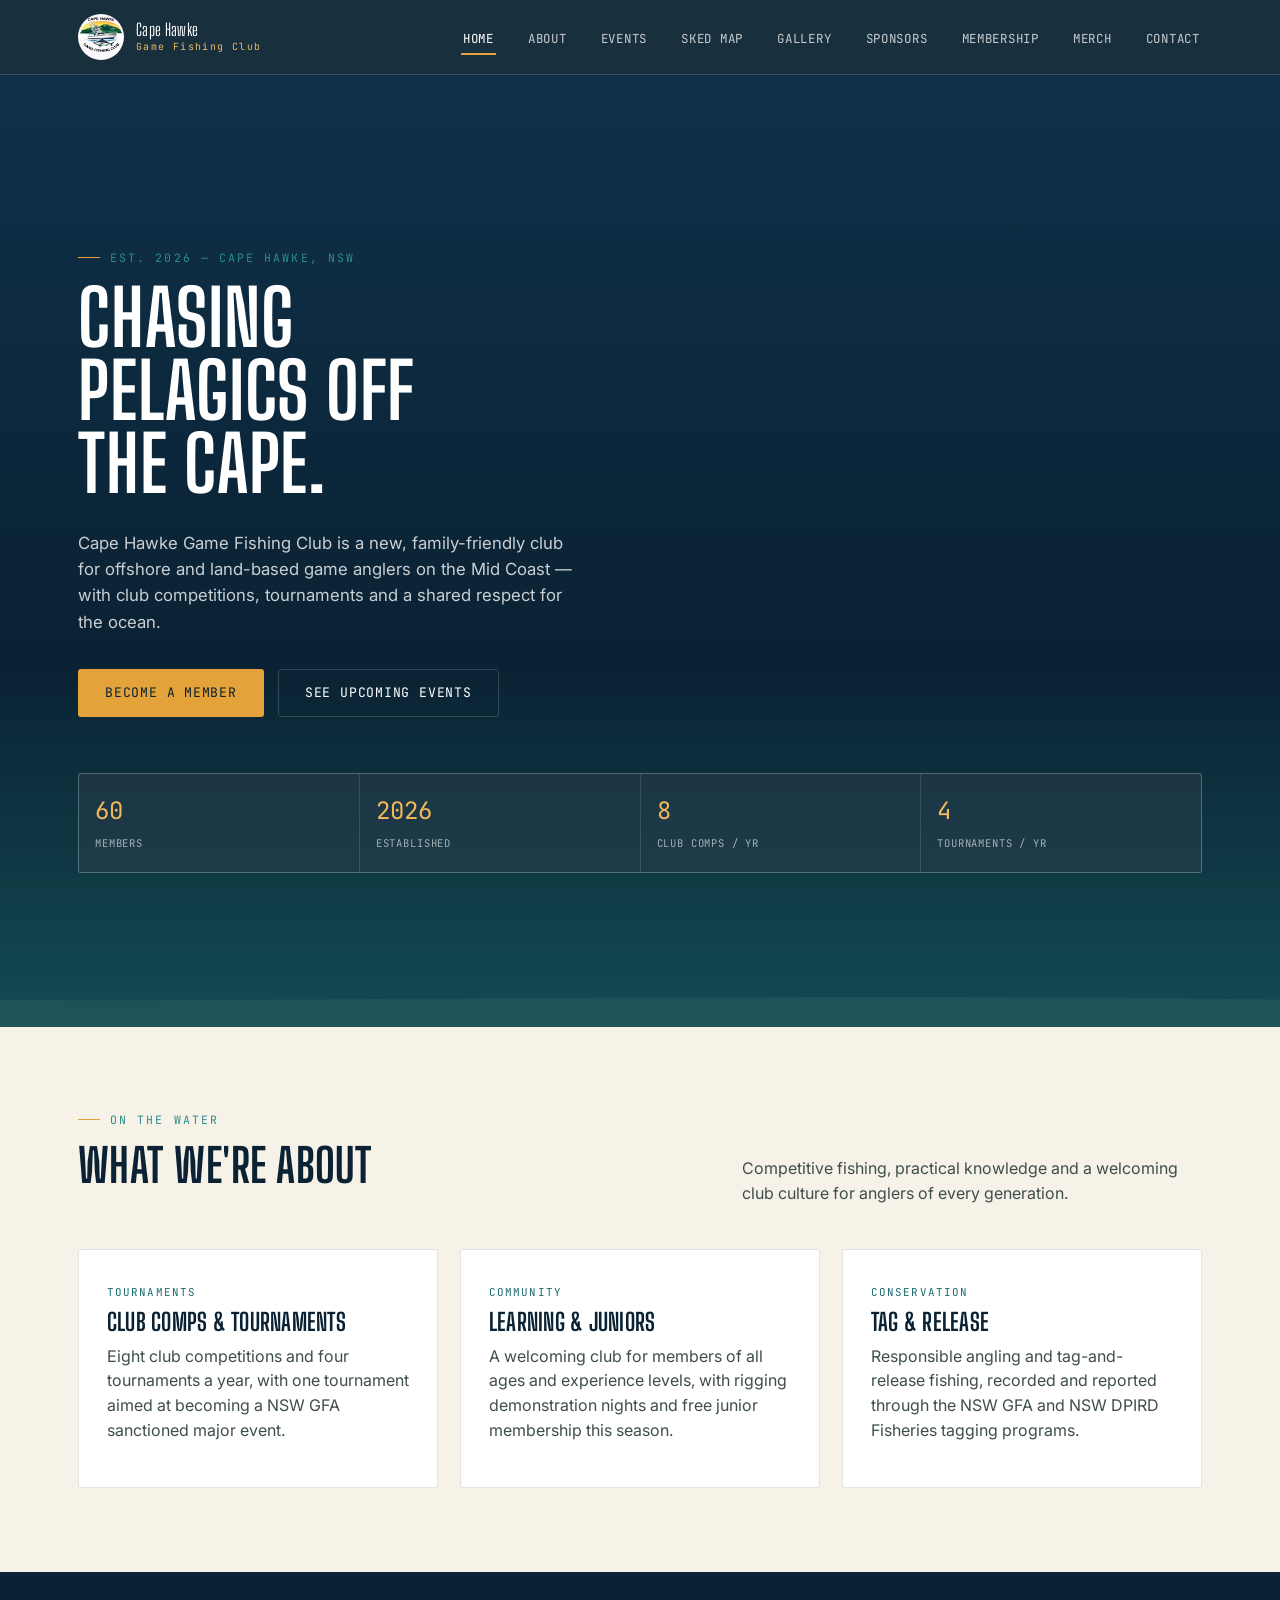
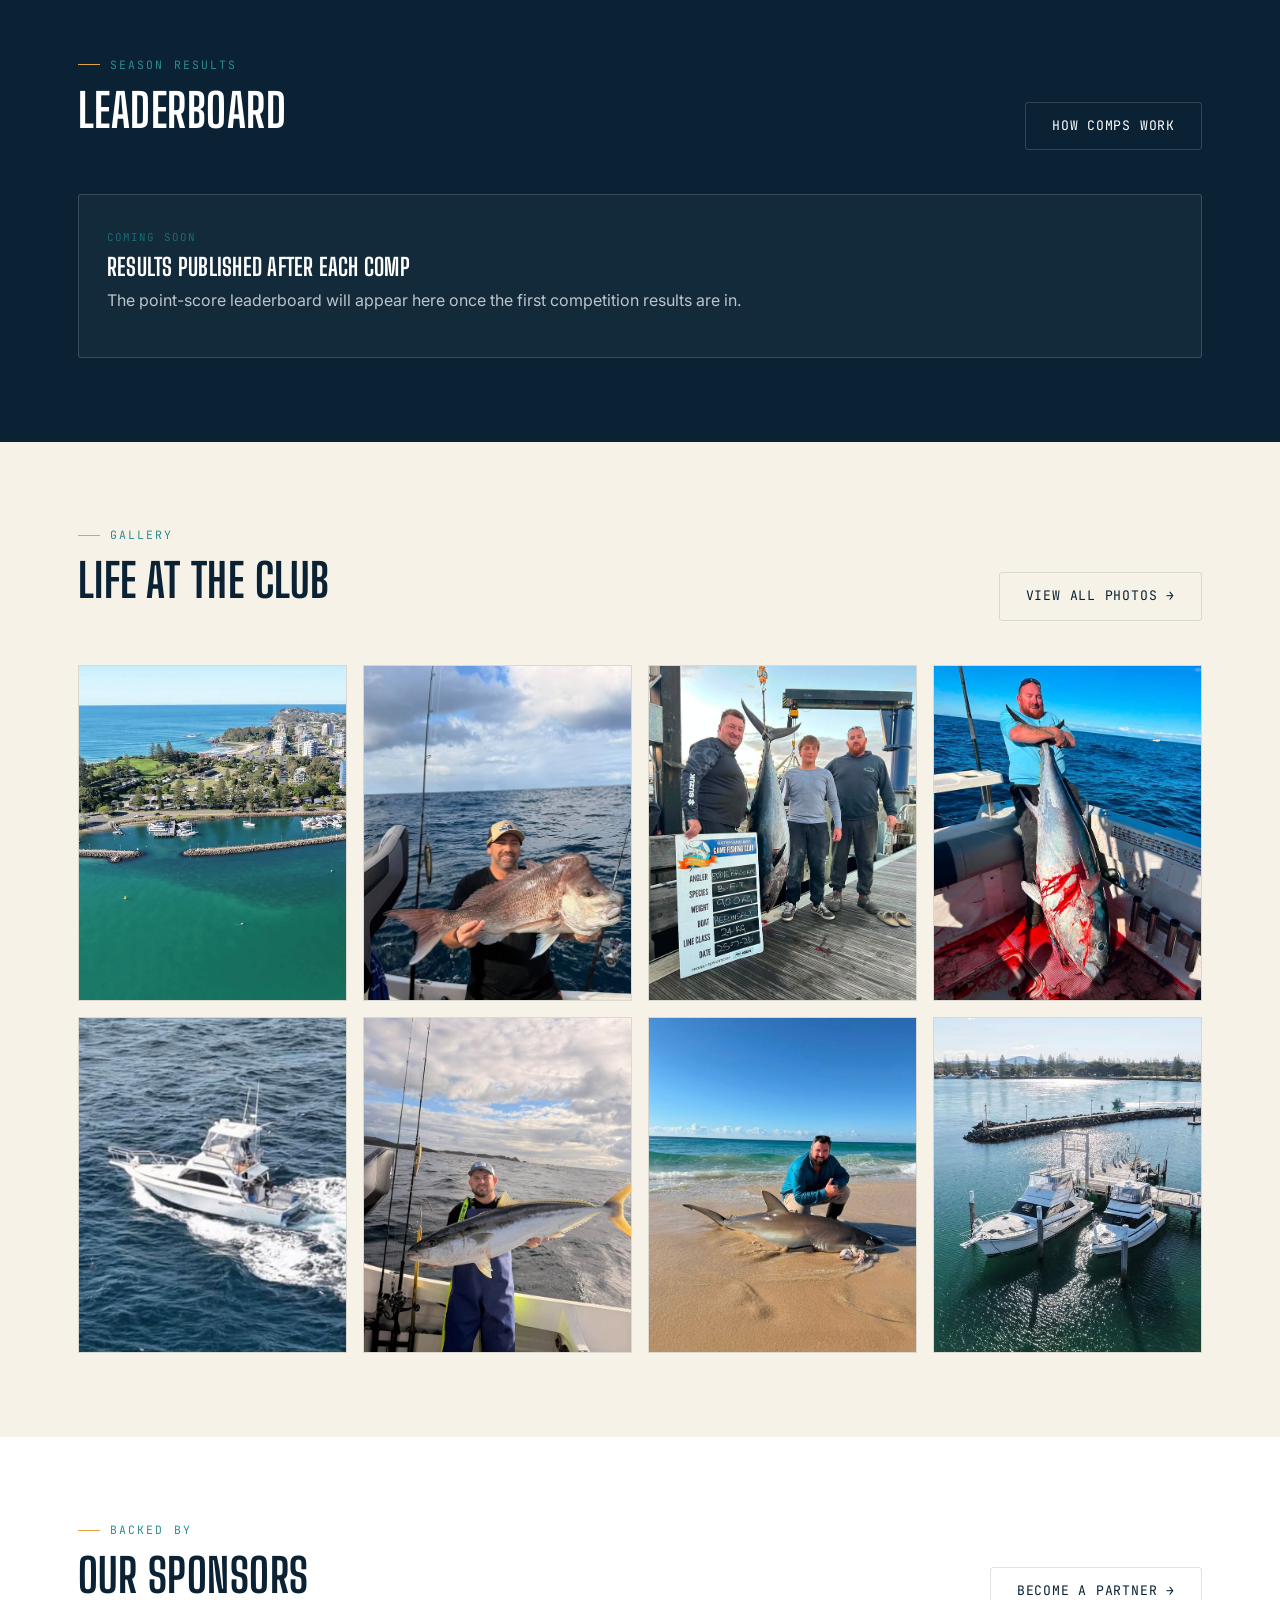
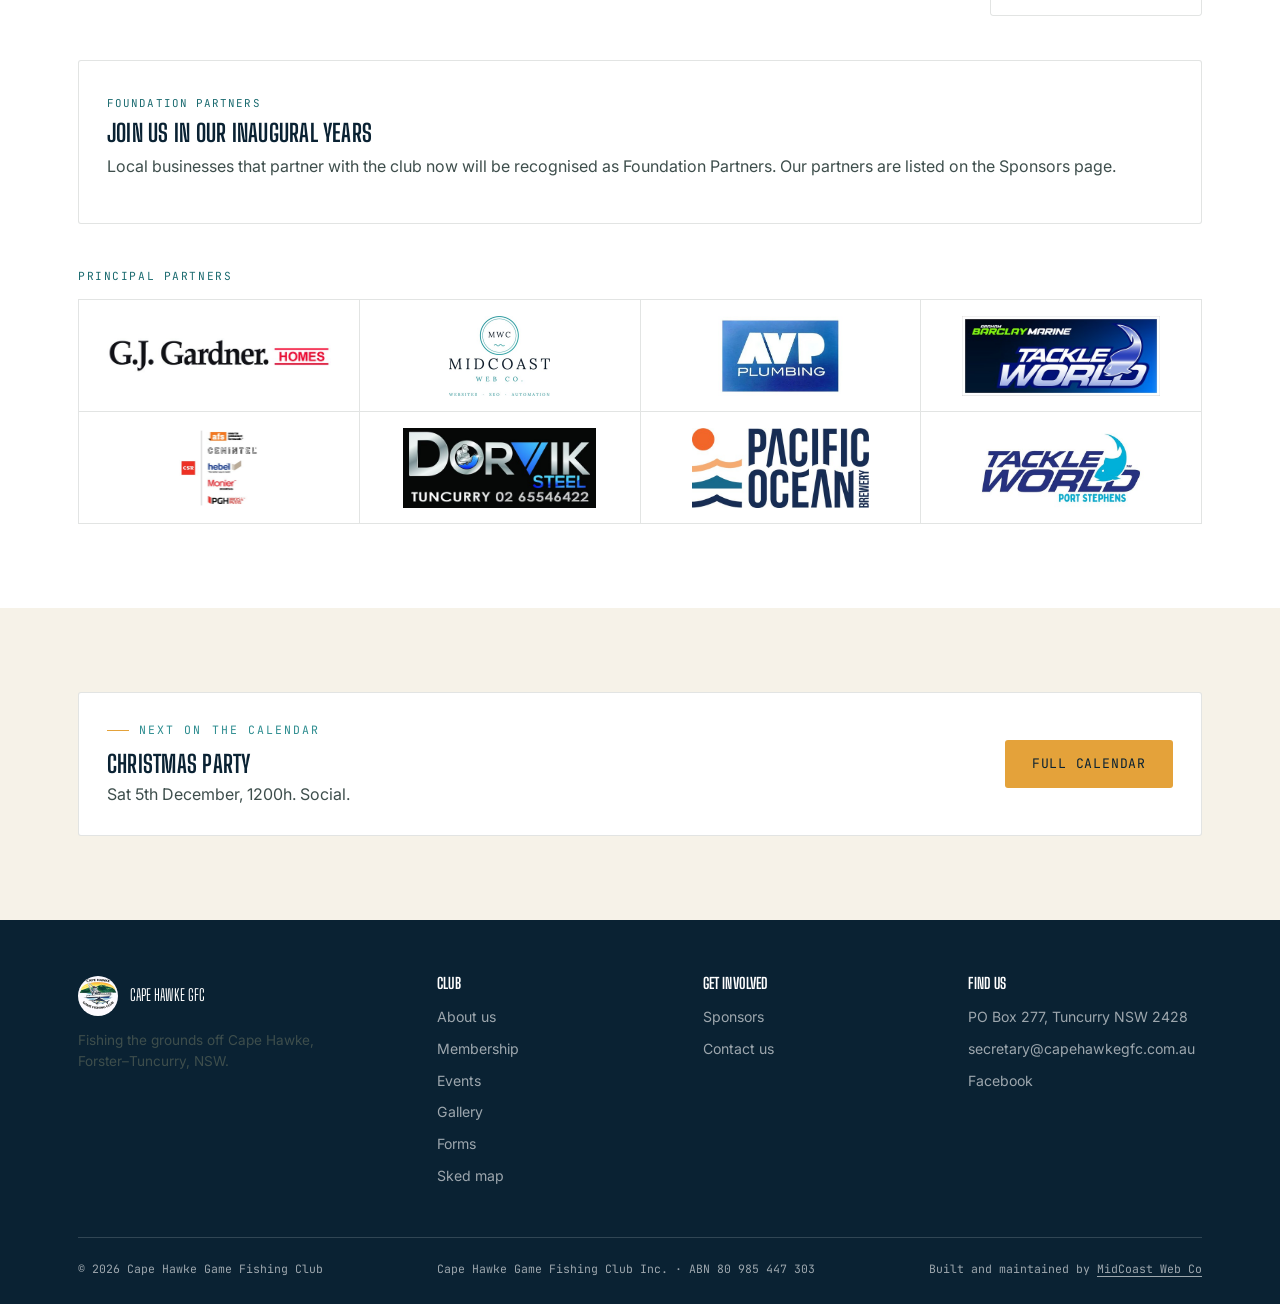
<file: index.html>
<!DOCTYPE html>
<html lang="en">
<head>
<meta charset="UTF-8"><meta name="viewport" content="width=device-width, initial-scale=1.0">
<title>Cape Hawke Game Fishing Club | Forster–Tuncurry, NSW</title>
<meta name="description" content="Cape Hawke Game Fishing Club, Forster–Tuncurry NSW. Offshore and land-based game fishing, club tournaments, membership, sponsors and the season calendar.">
<link rel="canonical" href="https://capehawkegfc.com.au/">
<meta property="og:type" content="website">
<meta property="og:site_name" content="Cape Hawke Game Fishing Club">
<meta property="og:title" content="Cape Hawke Game Fishing Club | Forster–Tuncurry, NSW">
<meta property="og:description" content="Cape Hawke Game Fishing Club, Forster–Tuncurry NSW. Offshore and land-based game fishing, club tournaments, membership, sponsors and the season calendar.">
<meta property="og:url" content="https://capehawkegfc.com.au/">
<meta property="og:image" content="https://capehawkegfc.com.au/assets/logo.jpg">

<link rel="preconnect" href="https://fonts.googleapis.com"><link href="https://fonts.googleapis.com/css2?family=Big+Shoulders+Display:wght@600;700;800&family=Inter:wght@400;500;600&family=JetBrains+Mono:wght@400;500&display=swap" rel="stylesheet">
<link rel="stylesheet" href="css/styles.css?v=20261113">
<script type="application/ld+json">{"@context": "https://schema.org", "@type": "SportsClub", "@id": "https://capehawkegfc.com.au/#club", "name": "Cape Hawke Game Fishing Club", "alternateName": "Cape Hawke GFC", "legalName": "Cape Hawke Game Fishing Club Inc.", "url": "https://capehawkegfc.com.au/", "logo": "https://capehawkegfc.com.au/assets/logo.jpg", "image": "https://capehawkegfc.com.au/assets/logo.jpg", "email": "secretary@capehawkegfc.com.au", "sport": "Game fishing", "foundingDate": "2026", "address": {"@type": "PostalAddress", "streetAddress": "PO Box 277", "addressLocality": "Tuncurry", "addressRegion": "NSW", "postalCode": "2428", "addressCountry": "AU"}, "areaServed": [{"@type": "Place", "name": "Forster, NSW"}, {"@type": "Place", "name": "Tuncurry, NSW"}], "memberOf": {"@type": "SportsOrganization", "name": "NSW Game Fishing Association", "url": "https://www.nswgfa.com.au/"}, "sameAs": ["https://www.facebook.com/profile.php?id=61580954534318", "https://www.nswgfa.com.au/clubs/clubs?zone=3"]}</script>
</head>
<body>
<header class="site-header"><nav class="nav">
  <a class="brand" href="index.html"><img src="assets/logo.jpg" alt="Cape Hawke Game Fishing Club logo"><span class="brand-text"><span class="name">Cape Hawke</span><span class="sub">Game Fishing Club</span></span></a>
  <button class="nav-toggle" aria-label="Toggle menu" aria-expanded="false">☰ Menu</button>
  <ul class="nav-links"><li><a href="index.html" aria-current="page">Home</a></li><li><a href="about.html">About</a></li><li><a href="events.html">Events</a></li><li><a href="sked.html">Sked Map</a></li><li><a href="gallery.html">Gallery</a></li><li><a href="sponsors.html">Sponsors</a></li><li><a href="membership.html">Membership</a></li><li><a href="shop.html">Merch</a></li><li><a href="contact.html">Contact</a></li></ul>
</nav></header>
<main>
<section class="hero"><div class="hero-inner">
  <div class="eyebrow">Est. 2026 — Cape Hawke, NSW</div>
  <h1>Chasing pelagics off the Cape.</h1>
  <p class="lede">Cape Hawke Game Fishing Club is a new, family-friendly club for offshore and land-based game anglers on the Mid Coast — with club competitions, tournaments and a shared respect for the ocean.</p>
  <div class="hero-actions"><a class="btn btn-gold" href="membership.html">Become a member</a><a class="btn btn-outline" href="events.html">See upcoming events</a></div>
  <div class="hero-stats"><div class="hero-stat"><span class="num">60</span><span class="label">Members</span></div><div class="hero-stat"><span class="num">2026</span><span class="label">Established</span></div><div class="hero-stat"><span class="num">8</span><span class="label">Club comps / yr</span></div><div class="hero-stat"><span class="num">4</span><span class="label">Tournaments / yr</span></div></div>
</div><svg class="tideline" viewBox="0 0 1440 64" preserveAspectRatio="none" style="position:absolute;bottom:0;left:0;"><path data-base="M0,32 C 300,32 900,32 1440,32 L1440,64 L0,64 Z" fill="rgba(255,255,255,0.05)"></path></svg></section>
<section class="section-sand"><div class="container"><div class="section-head"><div><div class="eyebrow">On the water</div><h2>What we're about</h2></div><p>Competitive fishing, practical knowledge and a welcoming club culture for anglers of every generation.</p></div>
  <div class="grid-3"><div class="card"><span class="tag">Tournaments</span><h3>Club comps &amp; tournaments</h3><p>Eight club competitions and four tournaments a year, with one tournament aimed at becoming a NSW GFA sanctioned major event.</p></div><div class="card"><span class="tag">Community</span><h3>Learning &amp; juniors</h3><p>A welcoming club for members of all ages and experience levels, with rigging demonstration nights and free junior membership this season.</p></div><div class="card"><span class="tag">Conservation</span><h3>Tag &amp; release</h3><p>Responsible angling and tag-and-release fishing, recorded and reported through the NSW GFA and NSW DPIRD Fisheries tagging programs.</p></div></div>
</div></section>
<section class="section-navy"><div class="container"><div class="section-head"><div><div class="eyebrow">Season results</div><h2>Leaderboard</h2></div><a class="btn btn-outline" href="events.html">How comps work</a></div>
  <div class="card" style="background:rgba(255,255,255,0.04); border-color:var(--line-on-dark);"><span class="tag">Coming soon</span><h3 style="color:var(--white);">Results published after each comp</h3><p>The point-score leaderboard will appear here once the first competition results are in.</p></div>
</div></section>
<section class="section-sand"><div class="container"><div class="section-head"><div><div class="eyebrow">Gallery</div><h2>Life at the club</h2></div><a class="btn btn-outline-dark" href="gallery.html">View all photos →</a></div><div class="g-strip"><a href="gallery.html"><img src="assets/gallery/g01.jpg" alt="Aerial view of the Forster-Tuncurry breakwall and Wallis Lake entrance" loading="lazy"></a><a href="gallery.html"><img src="assets/gallery/g03.jpg" alt="Angler holding a big snapper on board" loading="lazy"></a><a href="gallery.html"><img src="assets/gallery/g02.jpg" alt="Three anglers with a large tuna at the weigh-in on the wharf" loading="lazy"></a><a href="gallery.html"><img src="assets/gallery/g06.jpg" alt="Angler holding a tuna in the cockpit under blue skies" loading="lazy"></a><a href="gallery.html"><img src="assets/gallery/g07.jpg" alt="Game boat cruising offshore seen from above" loading="lazy"></a><a href="gallery.html"><img src="assets/gallery/g14.jpg" alt="Angler holding a kingfish on the boat" loading="lazy"></a><a href="gallery.html"><img src="assets/gallery/g10.jpg" alt="Angler crouched beside a shark on the beach" loading="lazy"></a><a href="gallery.html"><img src="assets/gallery/g12.jpg" alt="Boats berthed in the marina behind the breakwall" loading="lazy"></a></div></div></section><section class="section-white"><div class="container"><div class="section-head"><div><div class="eyebrow">Backed by</div><h2>Our sponsors</h2></div><a class="btn btn-outline-dark" href="sponsors.html">Become a partner →</a></div><div class="card"><span class="tag">Foundation Partners</span><h3>Join us in our inaugural years</h3><p>Local businesses that partner with the club now will be recognised as Foundation Partners. Our partners are listed on the Sponsors page.</p></div><div class="pp-strip"><div class="pp-label">Principal Partners</div><div class="pp-row"><a class="pp-logo" href="sponsors.html" aria-label="G.J. Gardner Homes"><img src="assets/sponsors/gj-gardner-homes.jpg" alt="" loading="lazy"></a><a class="pp-logo" href="sponsors.html" aria-label="MidCoast Web Co"><img src="assets/sponsors/midcoast-web-co.jpg" alt="" loading="lazy"></a><a class="pp-logo" href="sponsors.html" aria-label="AVP Plumbing"><img src="assets/sponsors/avp-plumbing.jpg" alt="" loading="lazy"></a><a class="pp-logo" href="sponsors.html" aria-label="Barclay's Tackleworld Forster"><img src="assets/sponsors/barclays-tackleworld-forster.jpg" alt="" loading="lazy"></a><a class="pp-logo" href="sponsors.html" aria-label="CSR PGH"><img src="assets/sponsors/csr-pgh.jpg" alt="" loading="lazy"></a><a class="pp-logo" href="sponsors.html" aria-label="Dorvik Steel"><img src="assets/sponsors/dorvik-steel.jpg" alt="" loading="lazy"></a><a class="pp-logo" href="sponsors.html" aria-label="Pacific Ocean Brewery"><img src="assets/sponsors/pacific-ocean-brewery.jpg" alt="" loading="lazy"></a><a class="pp-logo" href="sponsors.html" aria-label="Tackleworld Port Stephens"><img src="assets/sponsors/tackleworld-port-stephens.jpg" alt="" loading="lazy"></a></div></div></div></section>
<section class="section-sand"><div class="container"><div class="card" id="next-event" style="display:flex;align-items:center;justify-content:space-between;gap:24px;flex-wrap:wrap;"><!-- CAL:NEXT:START --><div><div class="eyebrow">Next on the calendar</div><h3 style="margin-bottom:6px;">General Meeting</h3><p style="margin:0;"><time datetime="2026-12-03">Thu 3rd December</time>, 1730h. Club meeting.</p></div><!-- CAL:NEXT:END --><a class="btn btn-gold" href="events.html">Full calendar</a></div></div></section>
</main>
<footer class="site-footer"><div class="container"><div class="footer-grid"><div><div class="footer-brand"><img src="assets/logo.jpg" alt="Cape Hawke Game Fishing Club logo"><span style="color:var(--white);font-family:var(--font-display);text-transform:uppercase;">Cape Hawke GFC</span></div><p style="max-width:32ch;font-size:0.85rem;">Fishing the grounds off Cape Hawke, Forster–Tuncurry, NSW.</p></div><div><h4>Club</h4><ul><li><a href="about.html">About us</a></li><li><a href="membership.html">Membership</a></li><li><a href="events.html">Events</a></li><li><a href="gallery.html">Gallery</a></li><li><a href="forms.html">Forms</a></li><li><a href="sked.html">Sked map</a></li></ul></div><div><h4>Get involved</h4><ul><li><a href="sponsors.html">Sponsors</a></li><li><a href="contact.html">Contact us</a></li></ul></div><div><h4>Find us</h4><ul><li>PO Box 277, Tuncurry NSW 2428</li><li><a href="mailto:secretary@capehawkegfc.com.au">secretary@capehawkegfc.com.au</a></li><li><a href="https://www.facebook.com/profile.php?id=61580954534318" target="_blank" rel="noopener">Facebook</a></li></ul></div></div><div class="footer-bottom"><span>© <span data-current-year></span> Cape Hawke Game Fishing Club</span><span>Cape Hawke Game Fishing Club Inc. · ABN 80 985 447 303</span><span>Built and maintained by <a href="https://midcoastweb.com.au" target="_blank" rel="noopener">MidCoast Web Co</a></span></div></div></footer><script src="js/main.js?v=20261017"></script><script src="js/events.js?v=20261101"></script>
</body></html>
</file>
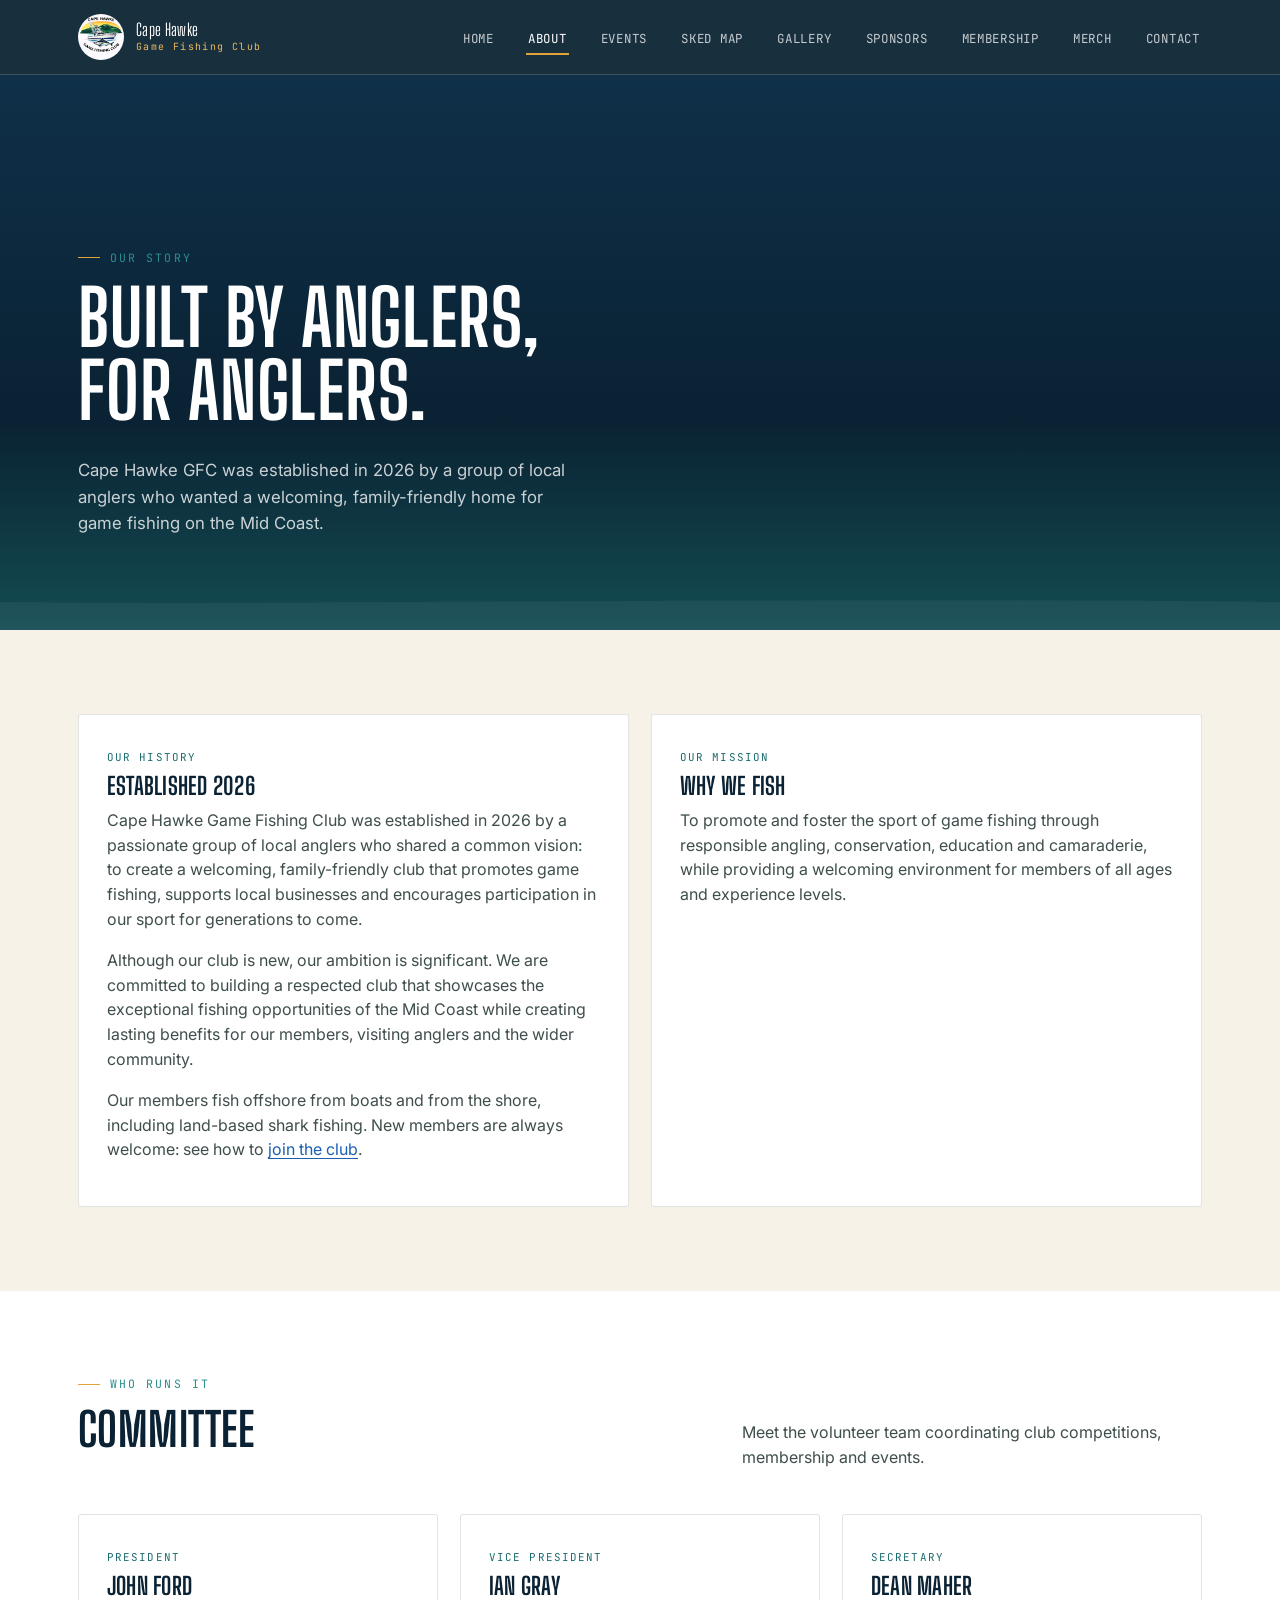
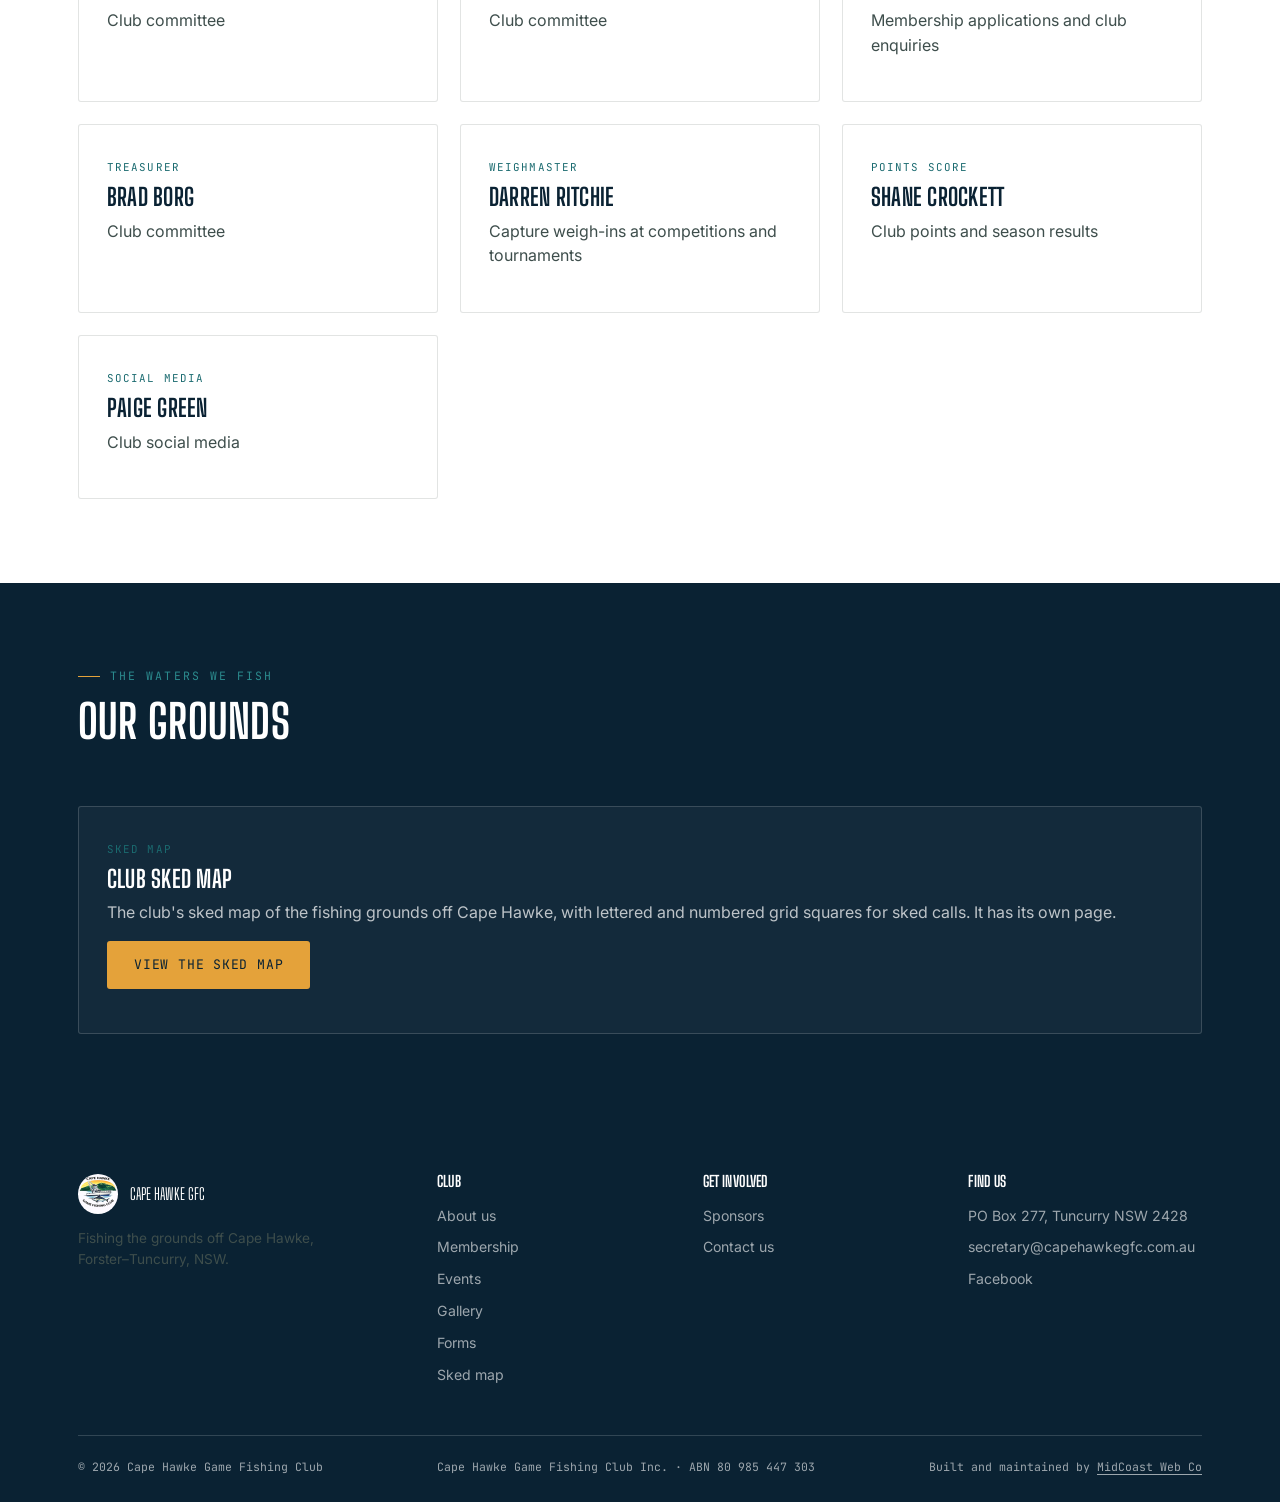
<file: about.html>
<!DOCTYPE html>
<html lang="en">
<head>
<meta charset="UTF-8">
<meta name="viewport" content="width=device-width, initial-scale=1.0">
<title>About | Cape Hawke Game Fishing Club, Forster–Tuncurry</title>
<meta name="description" content="About Cape Hawke Game Fishing Club, a family-friendly game fishing club on the NSW Mid Coast, plus our club history and sked map of the grounds.">
<link rel="canonical" href="https://capehawkegfc.com.au/about.html">
<meta property="og:type" content="website">
<meta property="og:site_name" content="Cape Hawke Game Fishing Club">
<meta property="og:title" content="About | Cape Hawke Game Fishing Club, Forster–Tuncurry">
<meta property="og:description" content="About Cape Hawke Game Fishing Club, a family-friendly game fishing club on the NSW Mid Coast, plus our club history and sked map of the grounds.">
<meta property="og:url" content="https://capehawkegfc.com.au/about.html">
<meta property="og:image" content="https://capehawkegfc.com.au/assets/logo.jpg">

<link rel="preconnect" href="https://fonts.googleapis.com">
<link href="https://fonts.googleapis.com/css2?family=Big+Shoulders+Display:wght@600;700;800&family=Inter:wght@400;500;600&family=JetBrains+Mono:wght@400;500&display=swap" rel="stylesheet">
<link rel="stylesheet" href="css/styles.css?v=20261113">
</head>
<body>

<header class="site-header">
  <nav class="nav">
    <a class="brand" href="index.html">
      <img src="assets/logo.jpg" alt="Cape Hawke Game Fishing Club logo">
      <span class="brand-text">
        <span class="name">Cape Hawke</span>
        <span class="sub">Game Fishing Club</span>
      </span>
    </a>
    <button class="nav-toggle" aria-label="Toggle menu" aria-expanded="false">☰ Menu</button>
    <ul class="nav-links">
      <li><a href="index.html">Home</a></li>
      <li><a href="about.html" aria-current="page">About</a></li>
      <li><a href="events.html">Events</a></li><li><a href="sked.html">Sked Map</a></li><li><a href="gallery.html">Gallery</a></li>
      <li><a href="sponsors.html">Sponsors</a></li>
      <li><a href="membership.html">Membership</a></li>
      <li><a href="shop.html">Merch</a></li><li><a href="contact.html">Contact</a></li>
    </ul>
  </nav>
</header>

<section class="hero" style="padding-bottom: 0;">
  <div class="hero-inner" style="padding-bottom: 60px;">
    <div class="eyebrow">Our story</div>
    <h1 style="max-width: 14ch;">Built by anglers, for anglers.</h1>
    <p class="lede">Cape Hawke GFC was established in 2026 by a group of local anglers who wanted a welcoming, family-friendly home for game fishing on the Mid Coast.</p>
  </div>
  <svg class="tideline" viewBox="0 0 1440 64" preserveAspectRatio="none" style="position:absolute; bottom:0; left:0;">
    <path data-base="M0,32 C 300,32 900,32 1440,32 L1440,64 L0,64 Z" fill="rgba(255,255,255,0.05)"></path>
  </svg>
</section>

<section class="section-sand">
  <div class="container">
    <div class="grid-2">
      <div class="card">
        <span class="tag">Our history</span>
        <h3>Established 2026</h3>
        <p>Cape Hawke Game Fishing Club was established in 2026 by a passionate group of local anglers who shared a common vision: to create a welcoming, family-friendly club that promotes game fishing, supports local businesses and encourages participation in our sport for generations to come.</p>
        <p>Although our club is new, our ambition is significant. We are committed to building a respected club that showcases the exceptional fishing opportunities of the Mid Coast while creating lasting benefits for our members, visiting anglers and the wider community.</p>
        <p>Our members fish offshore from boats and from the shore, including land-based shark fishing. New members are always welcome: see how to <a href="membership.html">join the club</a>.</p>
      </div>
      <div class="card">
        <span class="tag">Our mission</span>
        <h3>Why we fish</h3>
        <p>To promote and foster the sport of game fishing through responsible angling, conservation, education and camaraderie, while providing a welcoming environment for members of all ages and experience levels.</p>
      </div>
    </div>
  </div>
</section>

<section class="section-white">
  <div class="container">
    <div class="section-head">
      <div>
        <div class="eyebrow">Who runs it</div>
        <h2>Committee</h2>
      </div>
      <p>Meet the volunteer team coordinating club competitions, membership and events.</p>
    </div>
    <div class="grid-3">
      <div class="card">
        <span class="tag">President</span>
        <h3>John Ford</h3>
        <p>Club committee</p>
      </div>
      <div class="card">
        <span class="tag">Vice President</span>
        <h3>Ian Gray</h3>
        <p>Club committee</p>
      </div>
      <div class="card">
        <span class="tag">Secretary</span>
        <h3>Dean Maher</h3>
        <p>Membership applications and club enquiries</p>
      </div>
      <div class="card">
        <span class="tag">Treasurer</span>
        <h3>Brad Borg</h3>
        <p>Club committee</p>
      </div>
      <div class="card">
        <span class="tag">Weighmaster</span>
        <h3>Darren Ritchie</h3>
        <p>Capture weigh-ins at competitions and tournaments</p>
      </div>
      <div class="card">
        <span class="tag">Points Score</span>
        <h3>Shane Crockett</h3>
        <p>Club points and season results</p>
      </div>
      <div class="card">
        <span class="tag">Social Media</span>
        <h3>Paige Green</h3>
        <p>Club social media</p>
      </div>
    </div>
  </div>
</section>

<section class="section-navy">
  <div class="container">
    <div class="section-head">
      <div>
        <div class="eyebrow">The waters we fish</div>
        <h2>Our grounds</h2>
      </div>
    </div>
    <div class="card" style="background:rgba(255,255,255,0.04); border-color:var(--line-on-dark);">
      <span class="tag">Sked map</span>
      <h3 style="color:var(--white);">Club sked map</h3>
      <p>The club's sked map of the fishing grounds off Cape Hawke, with lettered and numbered grid squares for sked calls. It has its own page.</p>
      <p><a class="btn btn-gold" href="sked.html">View the sked map</a></p>
    </div>
  </div>
</section>

<footer class="site-footer">
  <div class="container">
    <div class="footer-grid">
      <div>
        <div class="footer-brand">
          <img src="assets/logo.jpg" alt="Cape Hawke Game Fishing Club logo">
          <span style="color:var(--white); font-family:var(--font-display); text-transform:uppercase;">Cape Hawke GFC</span>
        </div>
        <p style="max-width:32ch; font-size:0.85rem;">Fishing the grounds off Cape Hawke, Forster–Tuncurry, NSW.</p>
      </div>
      <div>
        <h4>Club</h4>
        <ul>
          <li><a href="about.html">About us</a></li>
          <li><a href="membership.html">Membership</a></li>
          <li><a href="events.html">Events</a></li><li><a href="gallery.html">Gallery</a></li><li><a href="forms.html">Forms</a></li><li><a href="sked.html">Sked map</a></li>
        </ul>
      </div>
      <div>
        <h4>Get involved</h4>
        <ul>
          <li><a href="sponsors.html">Sponsors</a></li>
          <li><a href="contact.html">Contact us</a></li>
        </ul>
      </div>
      <div>
        <h4>Find us</h4><ul><li>PO Box 277, Tuncurry NSW 2428</li><li><a href="mailto:secretary@capehawkegfc.com.au">secretary@capehawkegfc.com.au</a></li><li><a href="https://www.facebook.com/profile.php?id=61580954534318" target="_blank" rel="noopener">Facebook</a></li></ul>
      </div>
    </div>
    <div class="footer-bottom">
      <span>© <span data-current-year></span> Cape Hawke Game Fishing Club</span>
      <span>Cape Hawke Game Fishing Club Inc. · ABN 80 985 447 303</span><span>Built and maintained by <a href="https://midcoastweb.com.au" target="_blank" rel="noopener">MidCoast Web Co</a></span>
    </div>
  </div>
</footer>
<script src="js/main.js?v=20261017"></script>
</body>
</html>
</file>
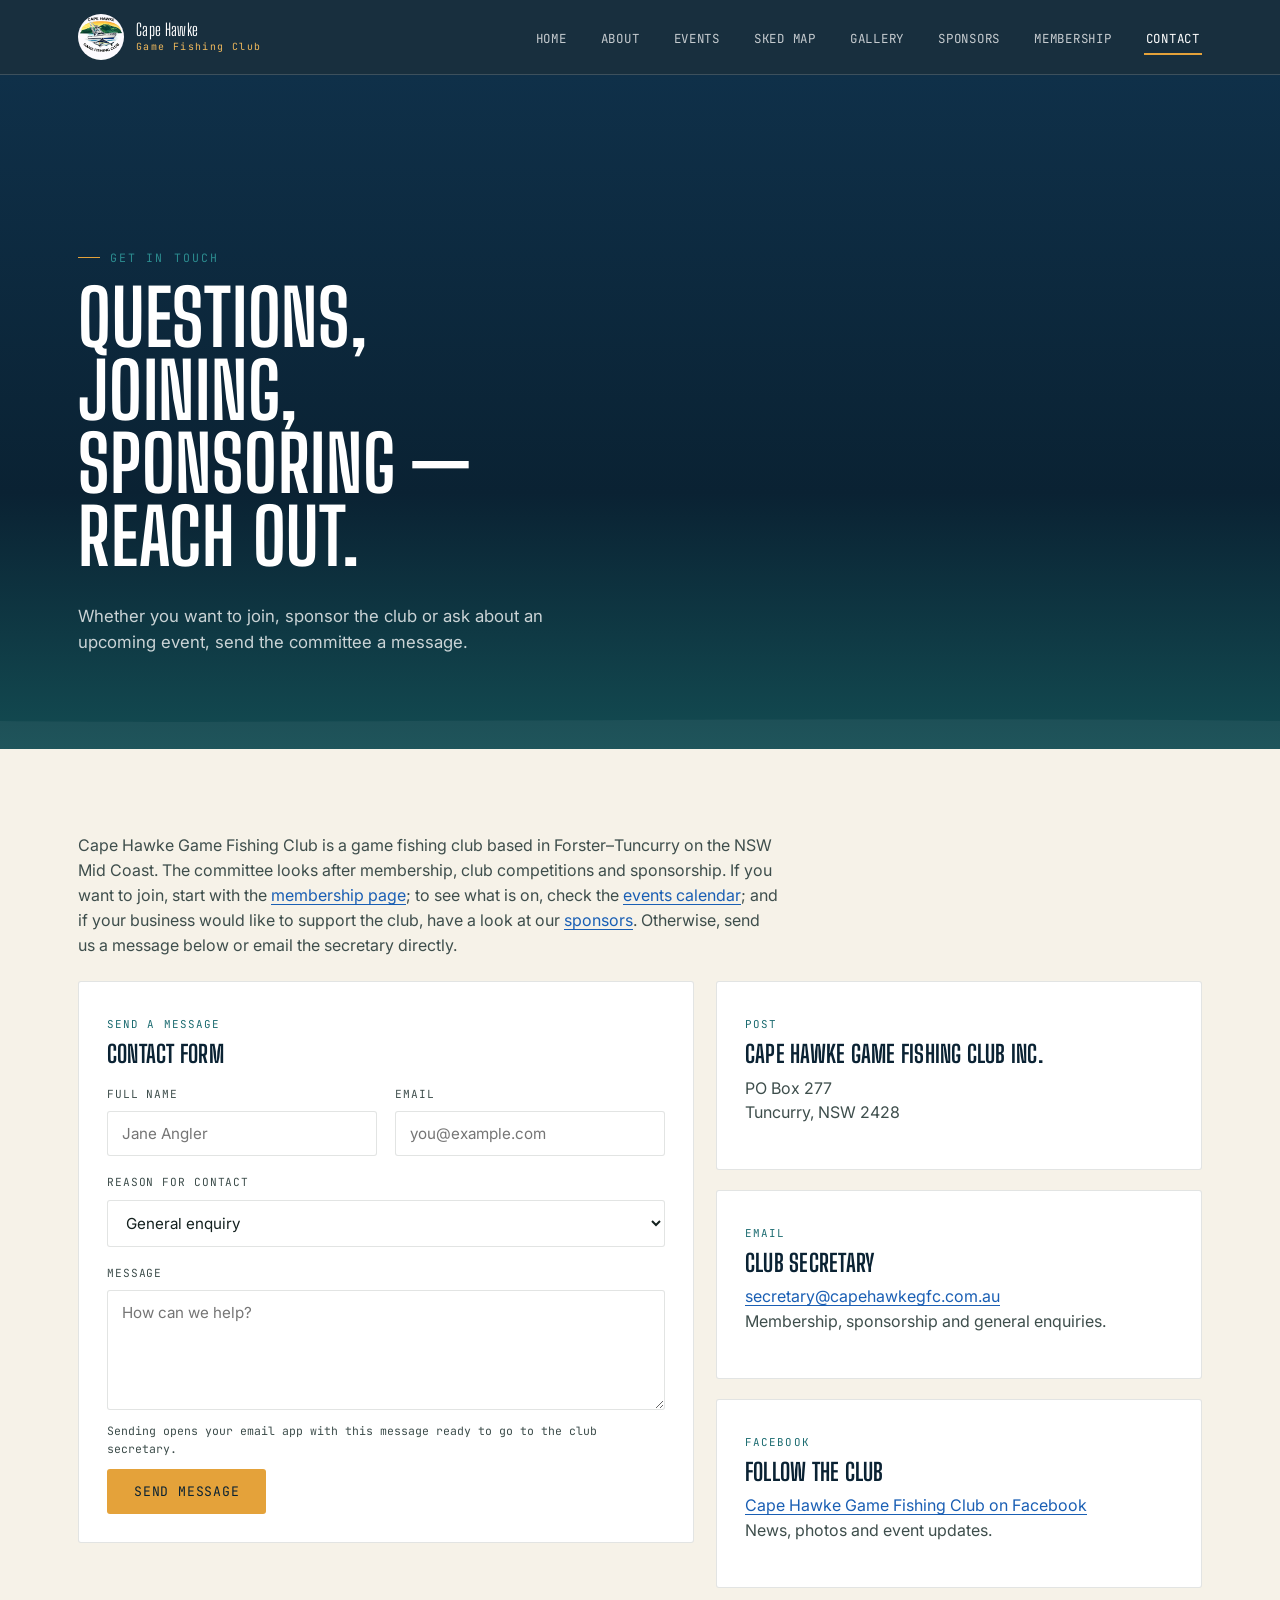
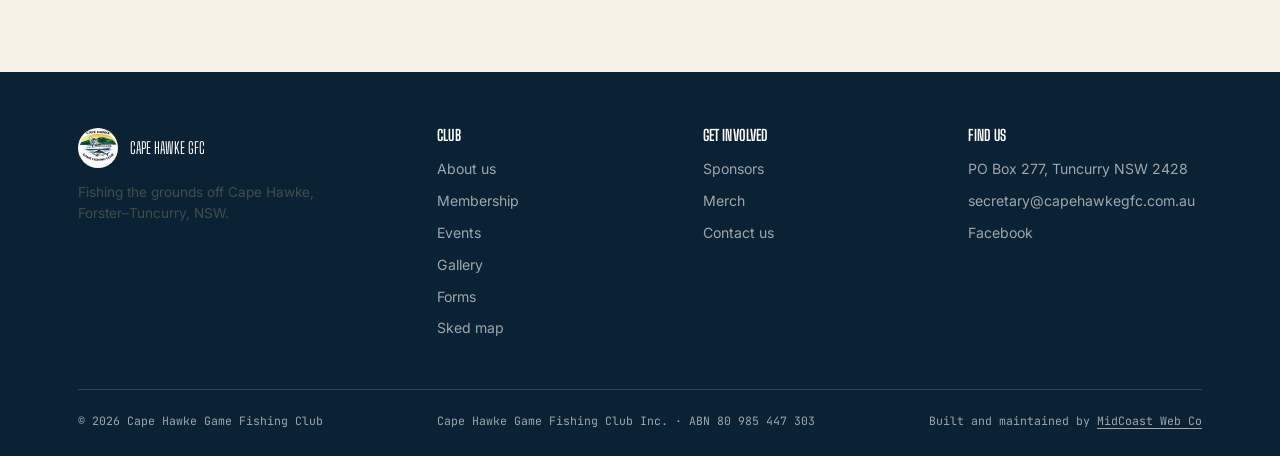
<file: contact.html>
<!DOCTYPE html>
<html lang="en">
<head>
<meta charset="UTF-8">
<meta name="viewport" content="width=device-width, initial-scale=1.0">
<title>Contact | Cape Hawke Game Fishing Club, Forster–Tuncurry</title>
<meta name="description" content="Contact Cape Hawke Game Fishing Club, PO Box 277 Tuncurry NSW 2428. Email the secretary or find us on Facebook.">
<link rel="canonical" href="https://capehawkegfc.com.au/contact.html">
<meta property="og:type" content="website">
<meta property="og:site_name" content="Cape Hawke Game Fishing Club">
<meta property="og:title" content="Contact | Cape Hawke Game Fishing Club, Forster–Tuncurry">
<meta property="og:description" content="Contact Cape Hawke Game Fishing Club, PO Box 277 Tuncurry NSW 2428. Email the secretary or find us on Facebook.">
<meta property="og:url" content="https://capehawkegfc.com.au/contact.html">
<meta property="og:image" content="https://capehawkegfc.com.au/assets/logo.jpg">

<link rel="preconnect" href="https://fonts.googleapis.com">
<link href="https://fonts.googleapis.com/css2?family=Big+Shoulders+Display:wght@600;700;800&family=Inter:wght@400;500;600&family=JetBrains+Mono:wght@400;500&display=swap" rel="stylesheet">
<link rel="stylesheet" href="css/styles.css?v=20261113">
</head>
<body>

<header class="site-header">
  <nav class="nav">
    <a class="brand" href="index.html">
      <img src="assets/logo.jpg" alt="Cape Hawke Game Fishing Club logo">
      <span class="brand-text">
        <span class="name">Cape Hawke</span>
        <span class="sub">Game Fishing Club</span>
      </span>
    </a>
    <button class="nav-toggle" aria-label="Toggle menu" aria-expanded="false">☰ Menu</button>
    <ul class="nav-links">
      <li><a href="index.html">Home</a></li>
      <li><a href="about.html">About</a></li>
      <li><a href="events.html">Events</a></li><li><a href="sked.html">Sked Map</a></li><li><a href="gallery.html">Gallery</a></li>
      <li><a href="sponsors.html">Sponsors</a></li>
      <li><a href="membership.html">Membership</a></li>
      <li><a href="contact.html" aria-current="page">Contact</a></li>
    </ul>
  </nav>
</header>

<section class="hero" style="padding-bottom: 0;">
  <div class="hero-inner" style="padding-bottom: 60px;">
    <div class="eyebrow">Get in touch</div>
    <h1 style="max-width: 14ch;">Questions, joining, sponsoring — reach out.</h1>
    <p class="lede">Whether you want to join, sponsor the club or ask about an upcoming event, send the committee a message.</p>
  </div>
  <svg class="tideline" viewBox="0 0 1440 64" preserveAspectRatio="none" style="position:absolute; bottom:0; left:0;">
    <path data-base="M0,32 C 300,32 900,32 1440,32 L1440,64 L0,64 Z" fill="rgba(255,255,255,0.05)"></path>
  </svg>
</section>

<section class="section-sand">
  <div class="container">
    <p style="max-width:70ch; margin-bottom:24px;">Cape Hawke Game Fishing Club is a game fishing club based in Forster–Tuncurry on the NSW Mid Coast. The committee looks after membership, club competitions and sponsorship. If you want to join, start with the <a href="membership.html">membership page</a>; to see what is on, check the <a href="events.html">events calendar</a>; and if your business would like to support the club, have a look at our <a href="sponsors.html">sponsors</a>. Otherwise, send us a message below or email the secretary directly.</p>
    <div class="grid-2" style="align-items:start;">

      <div class="card">
        <span class="tag">Send a message</span>
        <h3 style="margin-bottom:20px;">Contact form</h3>
        <form id="contact-form">
          <div class="form-grid">
            <div class="field">
              <label for="name">Full name</label>
              <input type="text" id="name" name="name" placeholder="Jane Angler" required>
            </div>
            <div class="field">
              <label for="email">Email</label>
              <input type="email" id="email" name="email" placeholder="you@example.com" required>
            </div>
          </div>
          <div class="field">
            <label for="reason">Reason for contact</label>
            <select id="reason" name="reason">
              <option>General enquiry</option>
              <option>Membership</option>
              <option>Sponsorship</option>
              <option>Event / tournament</option>
              <option>Other</option>
            </select>
          </div>
          <div class="field">
            <label for="message">Message</label>
            <textarea id="message" name="message" placeholder="How can we help?" required></textarea>
          </div>
          <p class="form-note">Sending opens your email app with this message ready to go to the club secretary.</p>
          <button type="submit" class="btn btn-gold">Send message</button>
          <div class="form-status"></div>
        </form>
      </div>

      <div>
        <div class="card" style="margin-bottom:20px;">
          <span class="tag">Post</span>
          <h3>Cape Hawke Game Fishing Club Inc.</h3>
          <p>PO Box 277<br>Tuncurry, NSW 2428</p>
        </div>
        <div class="card">
          <span class="tag">Email</span>
          <h3>Club secretary</h3>
          <p><a href="mailto:secretary@capehawkegfc.com.au">secretary@capehawkegfc.com.au</a><br>Membership, sponsorship and general enquiries.</p>
        </div>
        <div class="card" style="margin-top:20px;">
          <span class="tag">Facebook</span>
          <h3>Follow the club</h3>
          <p><a href="https://www.facebook.com/profile.php?id=61580954534318" target="_blank" rel="noopener">Cape Hawke Game Fishing Club on Facebook</a><br>News, photos and event updates.</p>
        </div>
      </div>

    </div>
  </div>
</section>

<footer class="site-footer">
  <div class="container">
    <div class="footer-grid">
      <div>
        <div class="footer-brand">
          <img src="assets/logo.jpg" alt="Cape Hawke Game Fishing Club logo">
          <span style="color:var(--white); font-family:var(--font-display); text-transform:uppercase;">Cape Hawke GFC</span>
        </div>
        <p style="max-width:32ch; font-size:0.85rem;">Fishing the grounds off Cape Hawke, Forster–Tuncurry, NSW.</p>
      </div>
      <div>
        <h4>Club</h4>
        <ul>
          <li><a href="about.html">About us</a></li>
          <li><a href="membership.html">Membership</a></li>
          <li><a href="events.html">Events</a></li><li><a href="gallery.html">Gallery</a></li><li><a href="forms.html">Forms</a></li><li><a href="sked.html">Sked map</a></li>
        </ul>
      </div>
      <div>
        <h4>Get involved</h4>
        <ul>
          <li><a href="sponsors.html">Sponsors</a></li>
          <li><a href="shop.html">Merch</a></li><li><a href="contact.html">Contact us</a></li>
        </ul>
      </div>
      <div>
        <h4>Find us</h4><ul><li>PO Box 277, Tuncurry NSW 2428</li><li><a href="mailto:secretary@capehawkegfc.com.au">secretary@capehawkegfc.com.au</a></li><li><a href="https://www.facebook.com/profile.php?id=61580954534318" target="_blank" rel="noopener">Facebook</a></li></ul>
      </div>
    </div>
    <div class="footer-bottom">
      <span>© <span data-current-year></span> Cape Hawke Game Fishing Club</span>
      <span>Cape Hawke Game Fishing Club Inc. · ABN 80 985 447 303</span><span>Built and maintained by <a href="https://midcoastweb.com.au" target="_blank" rel="noopener">MidCoast Web Co</a></span>
    </div>
  </div>
</footer>
<script src="js/main.js?v=20261017"></script>
</body>
</html>
</file>
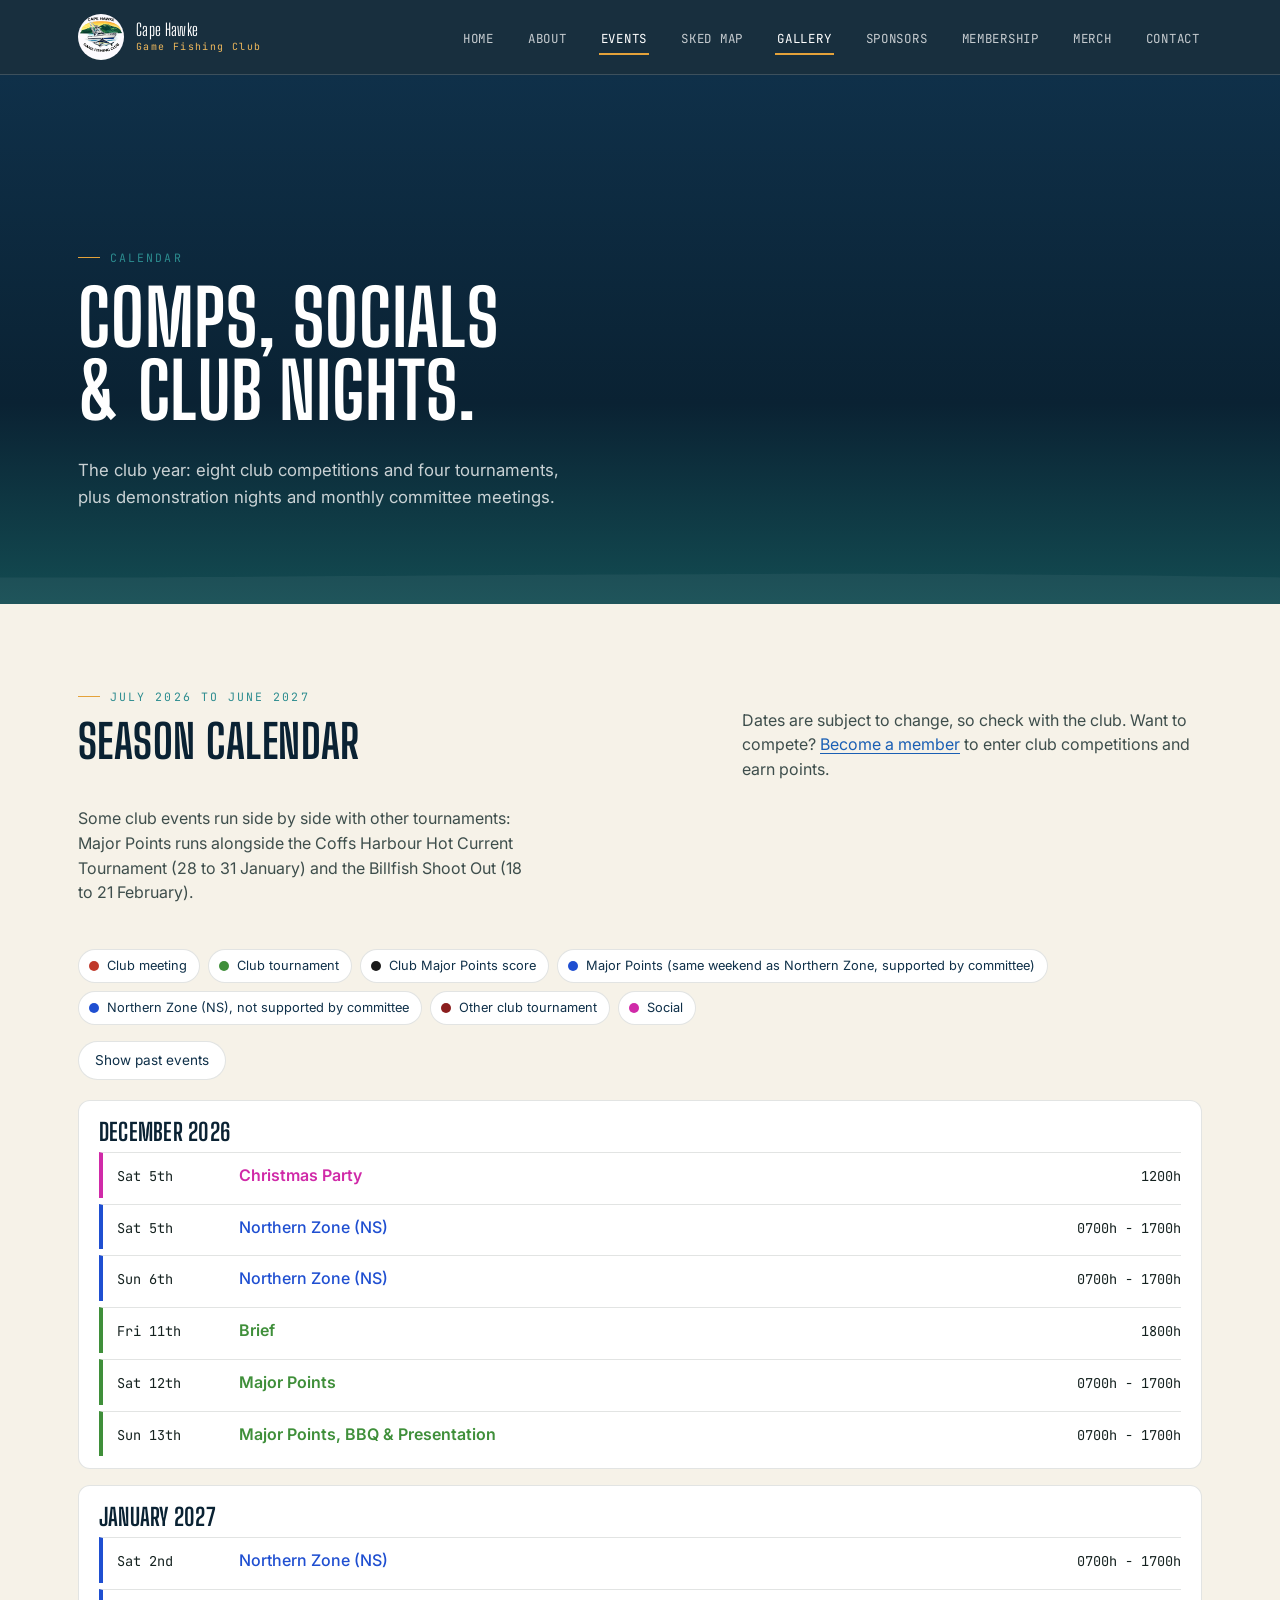
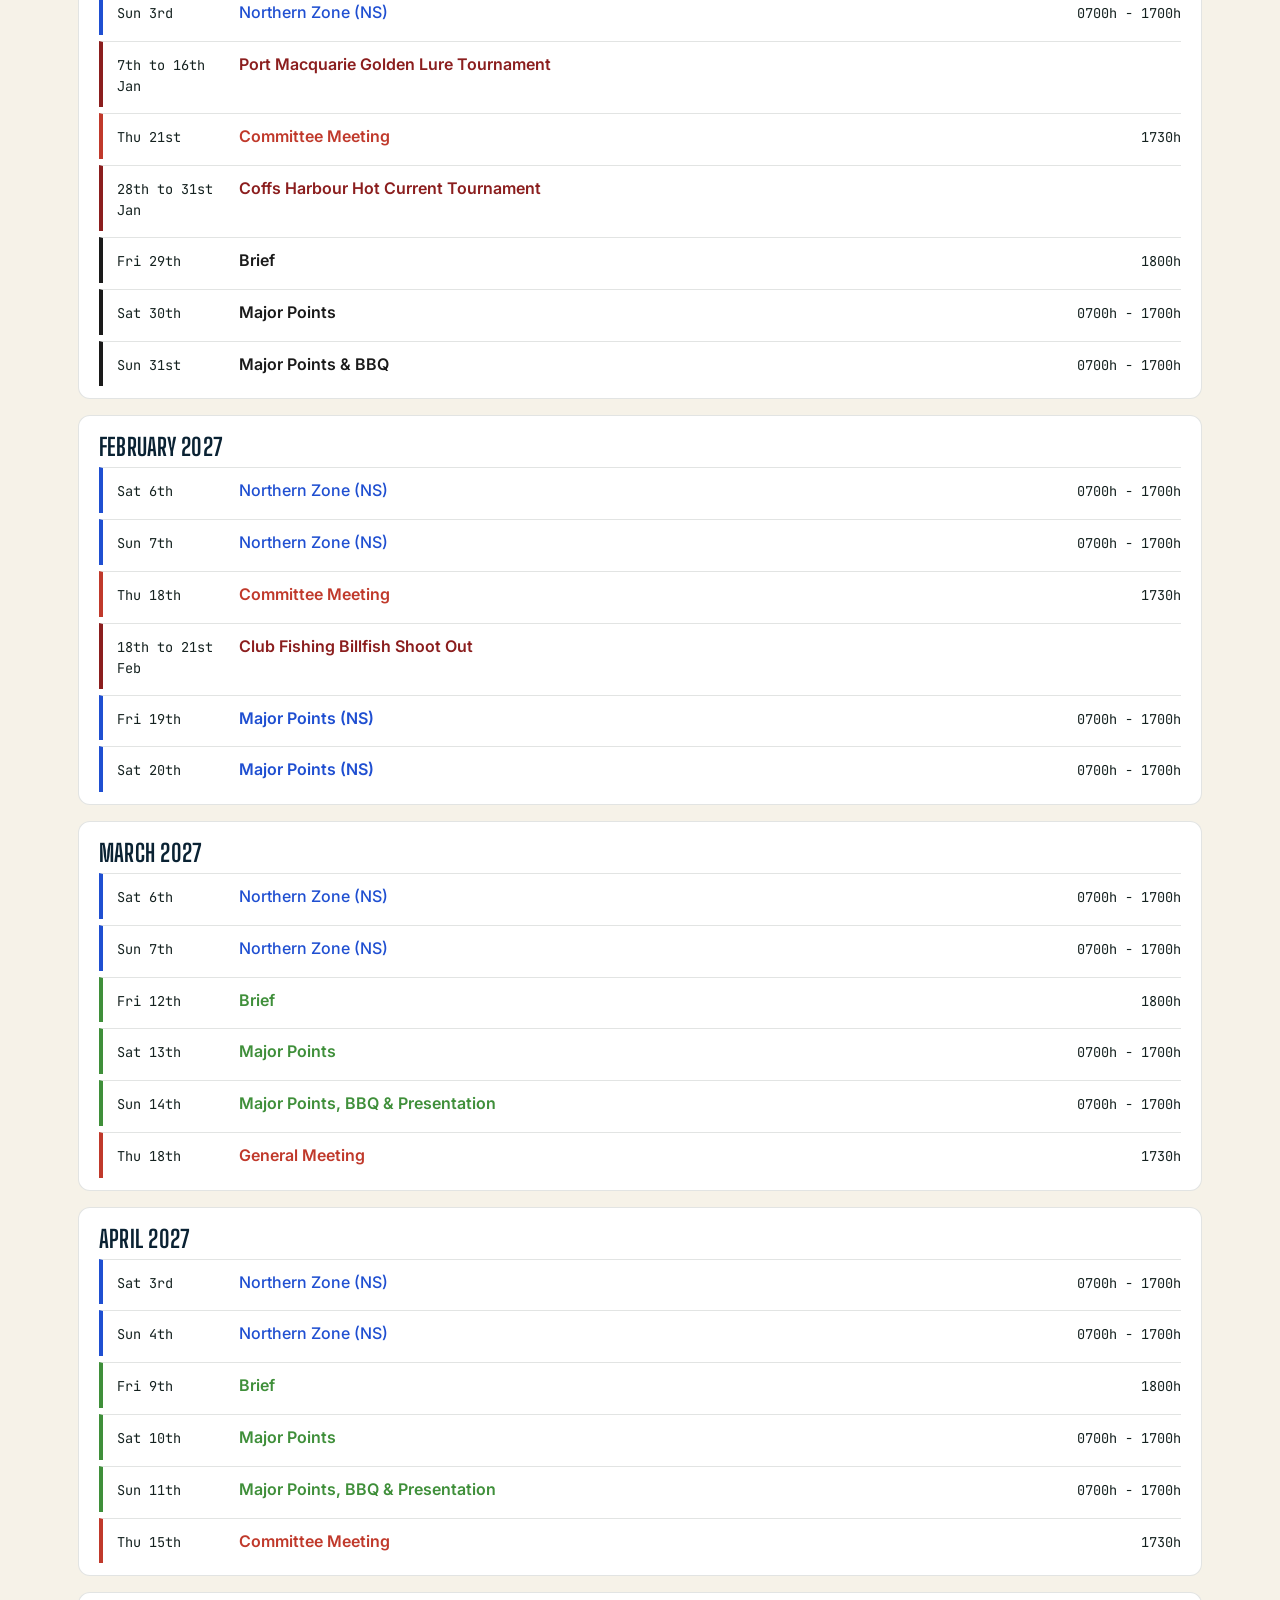
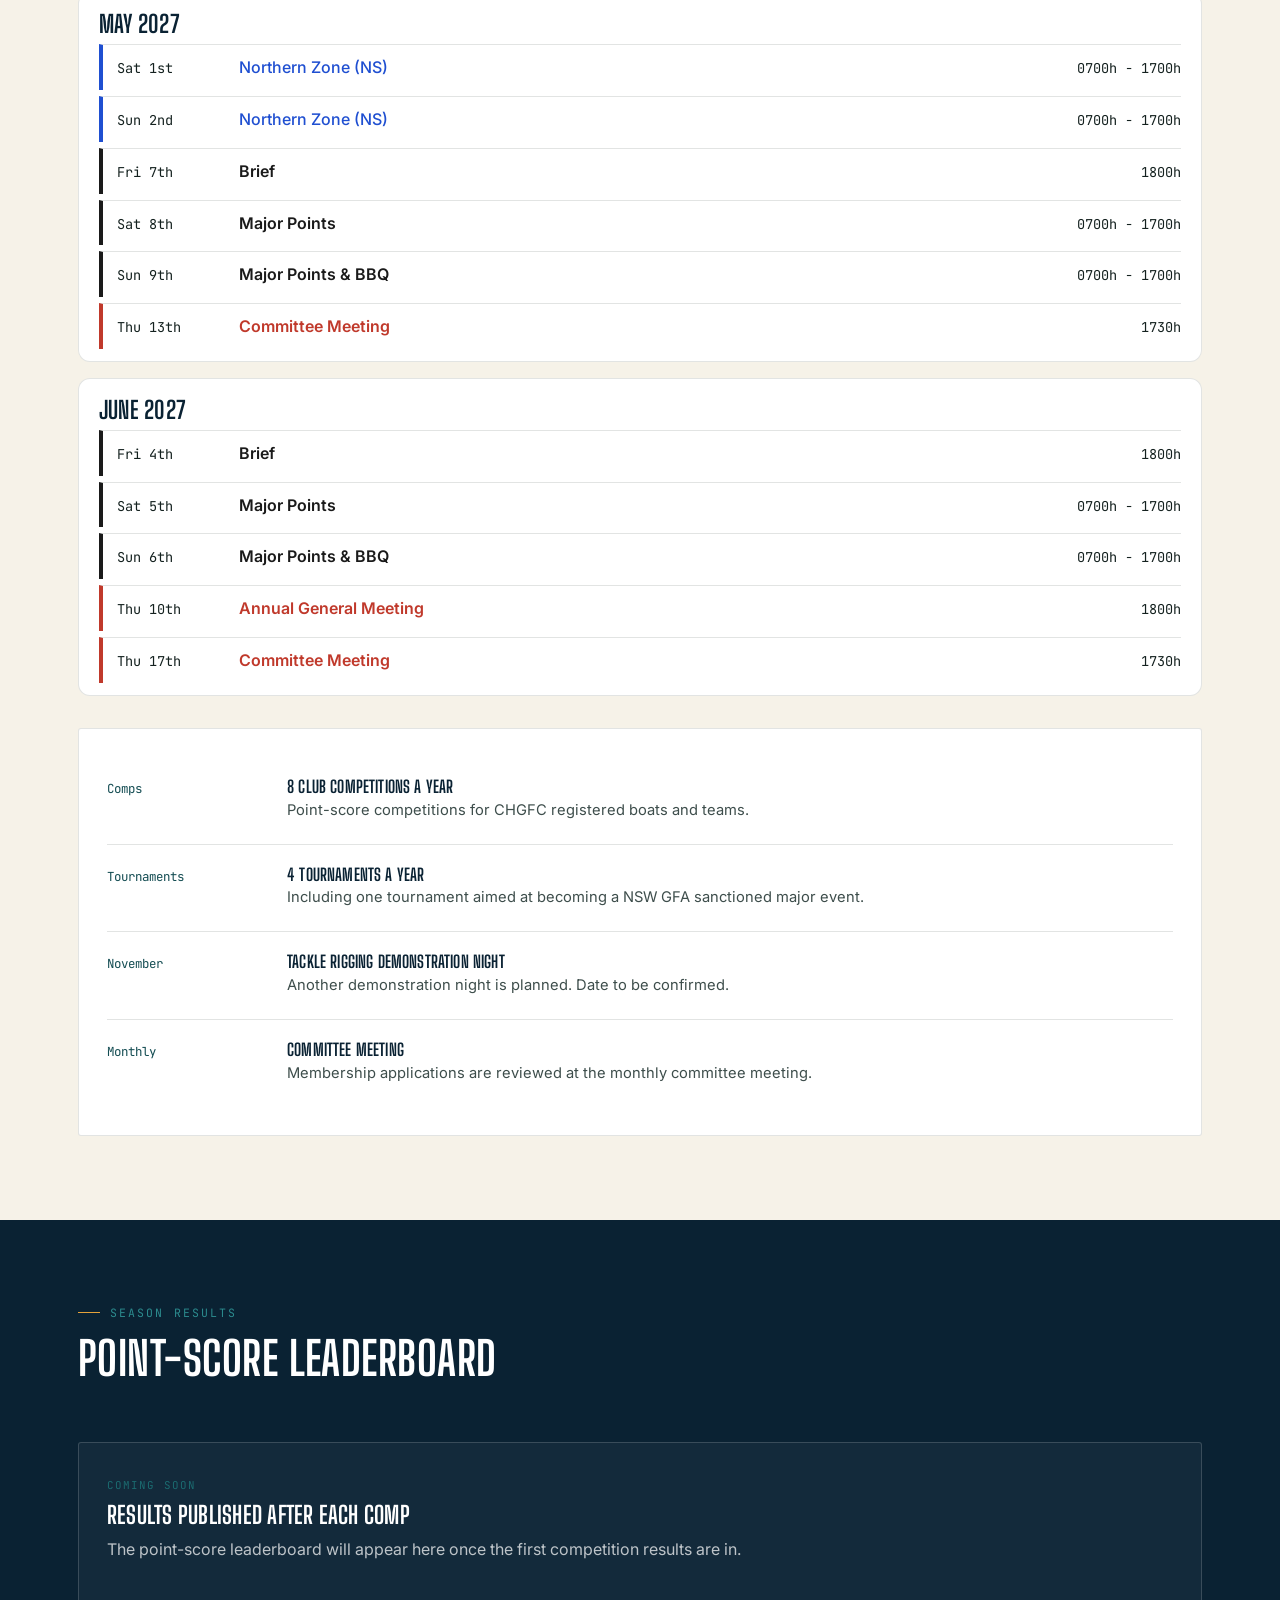
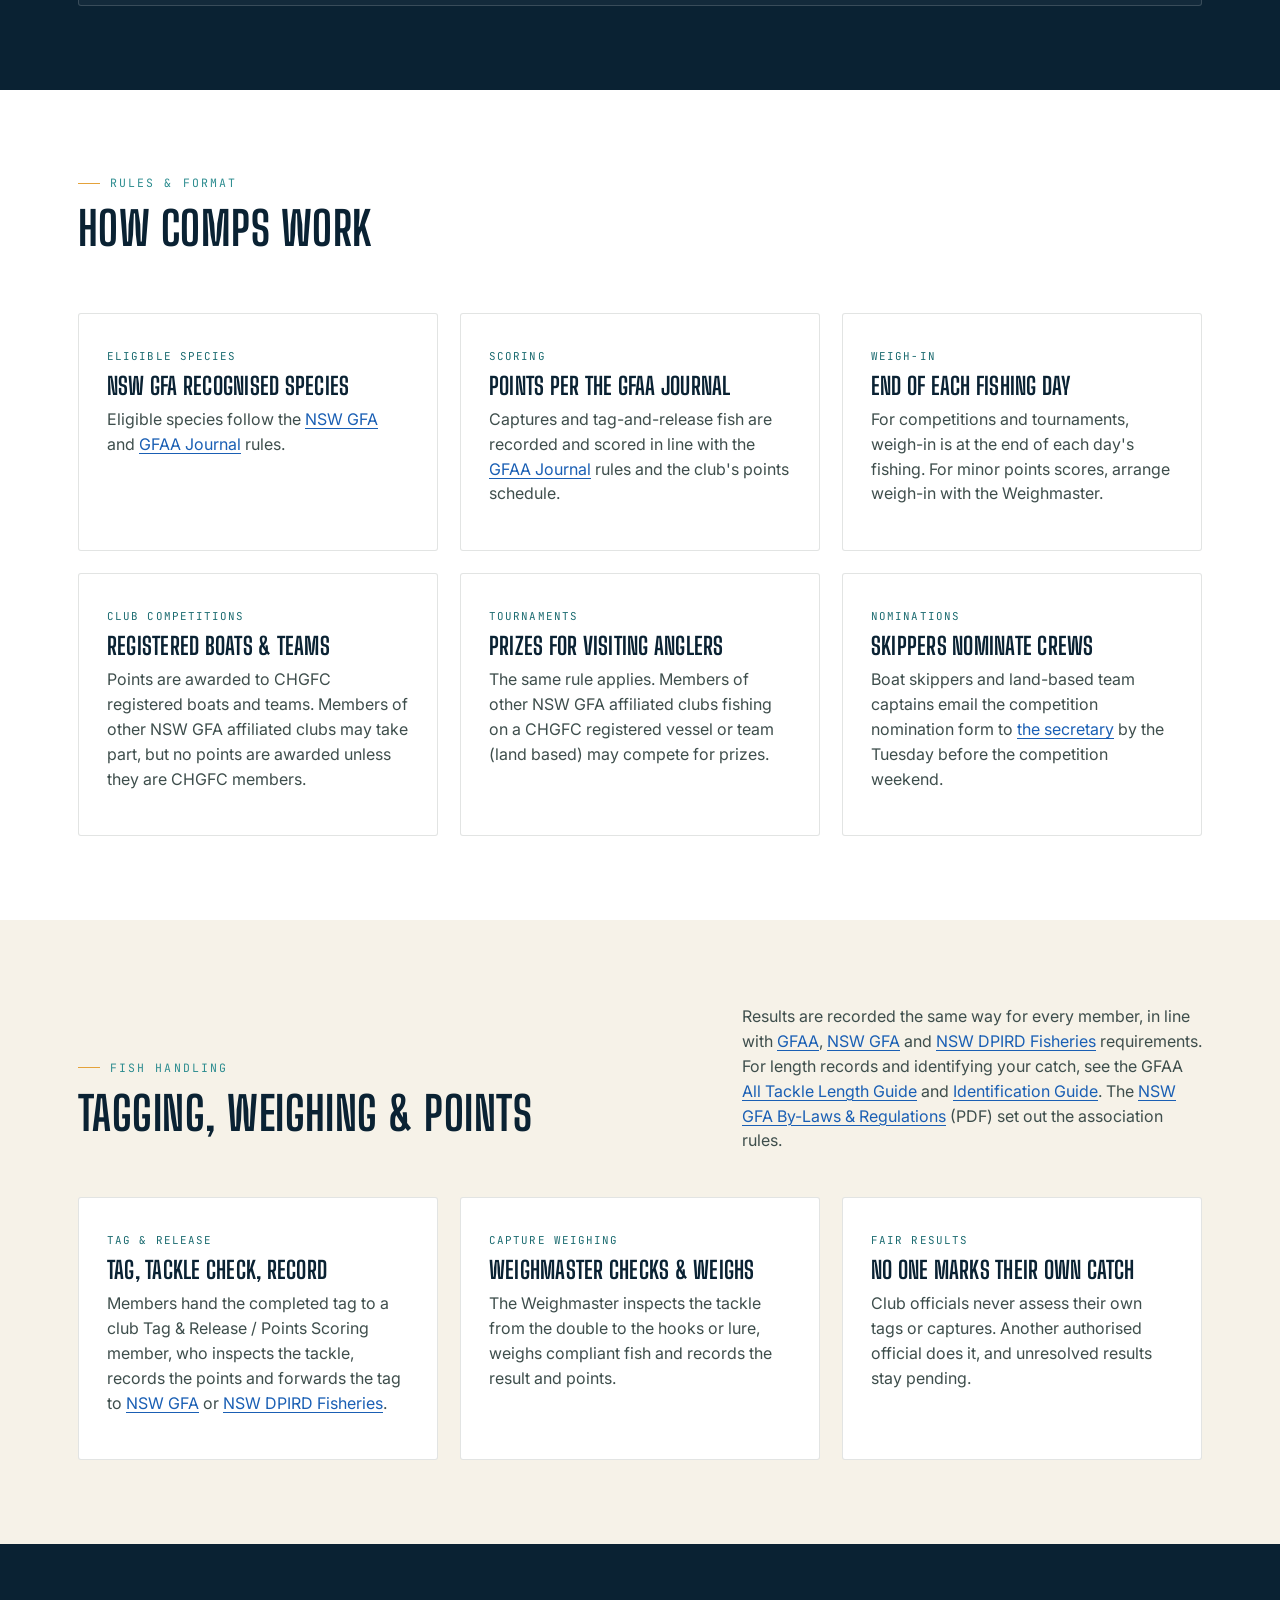
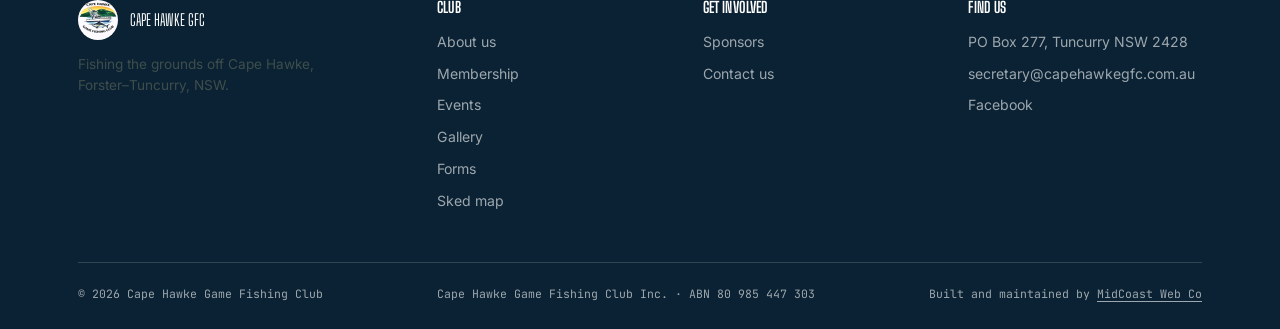
<file: events.html>
<!DOCTYPE html>
<html lang="en">
<head>
<meta charset="UTF-8">
<meta name="viewport" content="width=device-width, initial-scale=1.0">
<title>Events | Cape Hawke Game Fishing Club, Forster–Tuncurry</title>
<meta name="description" content="Cape Hawke Game Fishing Club season calendar: club meetings, point score competitions and tournaments from July 2026 to June 2027.">
<link rel="canonical" href="https://capehawkegfc.com.au/events.html">
<meta property="og:type" content="website">
<meta property="og:site_name" content="Cape Hawke Game Fishing Club">
<meta property="og:title" content="Events | Cape Hawke Game Fishing Club, Forster–Tuncurry">
<meta property="og:description" content="Cape Hawke Game Fishing Club season calendar: club meetings, point score competitions and tournaments from July 2026 to June 2027.">
<meta property="og:url" content="https://capehawkegfc.com.au/events.html">
<meta property="og:image" content="https://capehawkegfc.com.au/assets/logo.jpg">

<link rel="preconnect" href="https://fonts.googleapis.com">
<link href="https://fonts.googleapis.com/css2?family=Big+Shoulders+Display:wght@600;700;800&family=Inter:wght@400;500;600&family=JetBrains+Mono:wght@400;500&display=swap" rel="stylesheet">
<link rel="stylesheet" href="css/styles.css?v=20261113">
</head>
<body>

<header class="site-header">
  <nav class="nav">
    <a class="brand" href="index.html">
      <img src="assets/logo.jpg" alt="Cape Hawke Game Fishing Club logo">
      <span class="brand-text">
        <span class="name">Cape Hawke</span>
        <span class="sub">Game Fishing Club</span>
      </span>
    </a>
    <button class="nav-toggle" aria-label="Toggle menu" aria-expanded="false">☰ Menu</button>
    <ul class="nav-links">
      <li><a href="index.html">Home</a></li>
      <li><a href="about.html">About</a></li>
      <li><a href="events.html" aria-current="page">Events</a></li><li><a href="sked.html">Sked Map</a></li><li><a href="gallery.html" aria-current="page">Gallery</a></li>
      <li><a href="sponsors.html">Sponsors</a></li>
      <li><a href="membership.html">Membership</a></li>
      <li><a href="shop.html">Merch</a></li><li><a href="contact.html">Contact</a></li>
    </ul>
  </nav>
</header>

<section class="hero" style="padding-bottom: 0;">
  <div class="hero-inner" style="padding-bottom: 60px;">
    <div class="eyebrow">Calendar</div>
    <h1 style="max-width: 14ch;">Comps, socials &amp; club nights.</h1>
    <p class="lede">The club year: eight club competitions and four tournaments, plus demonstration nights and monthly committee meetings.</p>
  </div>
  <svg class="tideline" viewBox="0 0 1440 64" preserveAspectRatio="none" style="position:absolute; bottom:0; left:0;">
    <path data-base="M0,32 C 300,32 900,32 1440,32 L1440,64 L0,64 Z" fill="rgba(255,255,255,0.05)"></path>
  </svg>
</section>

<section class="section-sand">
  <div class="container">
    <div class="section-head">
      <div>
        <div class="eyebrow">July 2026 to June 2027</div>
        <h2>Season calendar</h2>
      </div>
      <p>Dates are subject to change, so check with the club. Want to compete? <a href="membership.html">Become a member</a> to enter club competitions and earn points.</p>
      <p>Some club events run side by side with other tournaments: Major Points runs alongside the Coffs Harbour Hot Current Tournament (28 to 31 January) and the Billfish Shoot Out (18 to 21 February).</p>
    </div>
    <div id="calendar">
      <div id="cal-filters" class="cal-filters" role="group" aria-label="Event types"></div>
      <button type="button" id="cal-past" class="cal-chip cal-past" hidden>Show past events</button>
      <div id="cal-list"><!-- CAL:LIST:START --><div class="cal-month"><h3>July 2026</h3><div class="cal-row c-points past"><span class="cal-day"><time datetime="2026-07-03">Fri 3rd</time></span><span class="cal-what"><strong>Brief</strong></span><span class="cal-time">1800h</span></div><div class="cal-row c-points past"><span class="cal-day"><time datetime="2026-07-04">Sat 4th</time></span><span class="cal-what"><strong>Major Points</strong></span><span class="cal-time">0800h - 1600h</span></div><div class="cal-row c-points past"><span class="cal-day"><time datetime="2026-07-05">Sun 5th</time></span><span class="cal-what"><strong>Major Points</strong></span><span class="cal-time">0800h - 1500h</span></div><div class="cal-row c-meeting past"><span class="cal-day"><time datetime="2026-07-16">Thu 16th</time></span><span class="cal-what"><strong>Committee Meeting</strong></span><span class="cal-time">1730h</span></div></div>
<div class="cal-month"><h3>August 2026</h3><div class="cal-row c-points past"><span class="cal-day"><time datetime="2026-08-07">Fri 7th</time></span><span class="cal-what"><strong>Brief</strong></span><span class="cal-time">1800h</span></div><div class="cal-row c-points past"><span class="cal-day"><time datetime="2026-08-08">Sat 8th</time></span><span class="cal-what"><strong>Major Points</strong></span><span class="cal-time">0700h - 1600h</span></div><div class="cal-row c-points past"><span class="cal-day"><time datetime="2026-08-09">Sun 9th</time></span><span class="cal-what"><strong>Major Points &amp; BBQ</strong></span><span class="cal-time">0700h - 1600h</span></div><div class="cal-row c-meeting past"><span class="cal-day"><time datetime="2026-08-13">Thu 13th</time></span><span class="cal-what"><strong>Committee Meeting</strong></span><span class="cal-time">1730h</span></div></div>
<div class="cal-month"><h3>September 2026</h3><div class="cal-row c-nz past"><span class="cal-day"><time datetime="2026-09-05">Sat 5th</time></span><span class="cal-what"><strong>Northern Zone (NS)</strong></span><span class="cal-time">0700h - 1700h</span></div><div class="cal-row c-nz past"><span class="cal-day"><time datetime="2026-09-06">Sun 6th</time></span><span class="cal-what"><strong>Northern Zone (NS)</strong></span><span class="cal-time">0700h - 1700h</span></div><div class="cal-row c-meeting past"><span class="cal-day"><time datetime="2026-09-10">Thu 10th</time></span><span class="cal-what"><strong>General Meeting</strong></span><span class="cal-time">1730h</span></div><div class="cal-row c-tournament past"><span class="cal-day"><time datetime="2026-09-11">Fri 11th</time></span><span class="cal-what"><strong>Brief</strong></span><span class="cal-time">1800h</span></div><div class="cal-row c-tournament past"><span class="cal-day"><time datetime="2026-09-12">Sat 12th</time></span><span class="cal-what"><strong>Major Points</strong></span><span class="cal-time">0700h - 1700h</span></div><div class="cal-row c-tournament past"><span class="cal-day"><time datetime="2026-09-13">Sun 13th</time></span><span class="cal-what"><strong>Major Points, BBQ &amp; Presentation</strong></span><span class="cal-time">0700h - 1700h</span></div></div>
<div class="cal-month"><h3>October 2026</h3><div class="cal-row c-pointsnz past"><span class="cal-day"><time datetime="2026-10-02">Fri 2nd</time></span><span class="cal-what"><strong>Brief</strong></span><span class="cal-time">1800h</span></div><div class="cal-row c-pointsnz past"><span class="cal-day"><time datetime="2026-10-03">Sat 3rd</time></span><span class="cal-what"><strong>Major Points</strong></span><span class="cal-time">0700h - 1700h</span></div><div class="cal-row c-pointsnz past"><span class="cal-day"><time datetime="2026-10-04">Sun 4th</time></span><span class="cal-what"><strong>Major Points &amp; BBQ</strong></span><span class="cal-time">0700h - 1700h</span></div><div class="cal-row c-meeting past"><span class="cal-day"><time datetime="2026-10-15">Thu 15th</time></span><span class="cal-what"><strong>Committee Meeting</strong></span><span class="cal-time">1730h</span></div></div>
<div class="cal-month"><h3>November 2026</h3><div class="cal-row c-pointsnz past"><span class="cal-day"><time datetime="2026-11-06">Fri 6th</time></span><span class="cal-what"><strong>Brief</strong></span><span class="cal-time">1800h</span></div><div class="cal-row c-pointsnz past"><span class="cal-day"><time datetime="2026-11-07">Sat 7th</time></span><span class="cal-what"><strong>Major Points</strong></span><span class="cal-time">0700h - 1700h</span></div><div class="cal-row c-pointsnz past"><span class="cal-day"><time datetime="2026-11-08">Sun 8th</time></span><span class="cal-what"><strong>Major Points &amp; BBQ</strong></span><span class="cal-time">0700h - 1700h</span></div><div class="cal-row c-meeting past"><span class="cal-day"><time datetime="2026-11-12">Thu 12th</time></span><span class="cal-what"><strong>Committee Meeting</strong></span><span class="cal-time">1730h</span></div></div>
<div class="cal-month"><h3>December 2026</h3><div class="cal-row c-meeting"><span class="cal-day"><time datetime="2026-12-03">Thu 3rd</time></span><span class="cal-what"><strong>General Meeting</strong></span><span class="cal-time">1730h</span></div><div class="cal-row c-social"><span class="cal-day"><time datetime="2026-12-05">Sat 5th</time></span><span class="cal-what"><strong>Christmas Party</strong></span><span class="cal-time">1200h</span></div><div class="cal-row c-nz"><span class="cal-day"><time datetime="2026-12-05">Sat 5th</time></span><span class="cal-what"><strong>Northern Zone (NS)</strong></span><span class="cal-time">0700h - 1700h</span></div><div class="cal-row c-nz"><span class="cal-day"><time datetime="2026-12-06">Sun 6th</time></span><span class="cal-what"><strong>Northern Zone (NS)</strong></span><span class="cal-time">0700h - 1700h</span></div><div class="cal-row c-tournament"><span class="cal-day"><time datetime="2026-12-11">Fri 11th</time></span><span class="cal-what"><strong>Brief</strong></span><span class="cal-time">1800h</span></div><div class="cal-row c-tournament"><span class="cal-day"><time datetime="2026-12-12">Sat 12th</time></span><span class="cal-what"><strong>Major Points</strong></span><span class="cal-time">0700h - 1700h</span></div><div class="cal-row c-tournament"><span class="cal-day"><time datetime="2026-12-13">Sun 13th</time></span><span class="cal-what"><strong>Major Points, BBQ &amp; Presentation</strong></span><span class="cal-time">0700h - 1700h</span></div></div>
<div class="cal-month"><h3>January 2027</h3><div class="cal-row c-nz"><span class="cal-day"><time datetime="2027-01-02">Sat 2nd</time></span><span class="cal-what"><strong>Northern Zone (NS)</strong></span><span class="cal-time">0700h - 1700h</span></div><div class="cal-row c-nz"><span class="cal-day"><time datetime="2027-01-03">Sun 3rd</time></span><span class="cal-what"><strong>Northern Zone (NS)</strong></span><span class="cal-time">0700h - 1700h</span></div><div class="cal-row c-other"><span class="cal-day"><time datetime="2027-01-07">7th to 16th Jan</time></span><span class="cal-what"><strong>Port Macquarie Golden Lure Tournament</strong></span><span class="cal-time"></span></div><div class="cal-row c-meeting"><span class="cal-day"><time datetime="2027-01-21">Thu 21st</time></span><span class="cal-what"><strong>Committee Meeting</strong></span><span class="cal-time">1730h</span></div><div class="cal-row c-other"><span class="cal-day"><time datetime="2027-01-28">28th to 31st Jan</time></span><span class="cal-what"><strong>Coffs Harbour Hot Current Tournament</strong></span><span class="cal-time"></span></div><div class="cal-row c-points"><span class="cal-day"><time datetime="2027-01-29">Fri 29th</time></span><span class="cal-what"><strong>Brief</strong></span><span class="cal-time">1800h</span></div><div class="cal-row c-points"><span class="cal-day"><time datetime="2027-01-30">Sat 30th</time></span><span class="cal-what"><strong>Major Points</strong></span><span class="cal-time">0700h - 1700h</span></div><div class="cal-row c-points"><span class="cal-day"><time datetime="2027-01-31">Sun 31st</time></span><span class="cal-what"><strong>Major Points &amp; BBQ</strong></span><span class="cal-time">0700h - 1700h</span></div></div>
<div class="cal-month"><h3>February 2027</h3><div class="cal-row c-nz"><span class="cal-day"><time datetime="2027-02-06">Sat 6th</time></span><span class="cal-what"><strong>Northern Zone (NS)</strong></span><span class="cal-time">0700h - 1700h</span></div><div class="cal-row c-nz"><span class="cal-day"><time datetime="2027-02-07">Sun 7th</time></span><span class="cal-what"><strong>Northern Zone (NS)</strong></span><span class="cal-time">0700h - 1700h</span></div><div class="cal-row c-meeting"><span class="cal-day"><time datetime="2027-02-18">Thu 18th</time></span><span class="cal-what"><strong>Committee Meeting</strong></span><span class="cal-time">1730h</span></div><div class="cal-row c-other"><span class="cal-day"><time datetime="2027-02-18">18th to 21st Feb</time></span><span class="cal-what"><strong>Club Fishing Billfish Shoot Out</strong></span><span class="cal-time"></span></div><div class="cal-row c-pointsnz"><span class="cal-day"><time datetime="2027-02-19">Fri 19th</time></span><span class="cal-what"><strong>Major Points (NS)</strong></span><span class="cal-time">0700h - 1700h</span></div><div class="cal-row c-pointsnz"><span class="cal-day"><time datetime="2027-02-20">Sat 20th</time></span><span class="cal-what"><strong>Major Points (NS)</strong></span><span class="cal-time">0700h - 1700h</span></div></div>
<div class="cal-month"><h3>March 2027</h3><div class="cal-row c-nz"><span class="cal-day"><time datetime="2027-03-06">Sat 6th</time></span><span class="cal-what"><strong>Northern Zone (NS)</strong></span><span class="cal-time">0700h - 1700h</span></div><div class="cal-row c-nz"><span class="cal-day"><time datetime="2027-03-07">Sun 7th</time></span><span class="cal-what"><strong>Northern Zone (NS)</strong></span><span class="cal-time">0700h - 1700h</span></div><div class="cal-row c-tournament"><span class="cal-day"><time datetime="2027-03-12">Fri 12th</time></span><span class="cal-what"><strong>Brief</strong></span><span class="cal-time">1800h</span></div><div class="cal-row c-tournament"><span class="cal-day"><time datetime="2027-03-13">Sat 13th</time></span><span class="cal-what"><strong>Major Points</strong></span><span class="cal-time">0700h - 1700h</span></div><div class="cal-row c-tournament"><span class="cal-day"><time datetime="2027-03-14">Sun 14th</time></span><span class="cal-what"><strong>Major Points, BBQ &amp; Presentation</strong></span><span class="cal-time">0700h - 1700h</span></div><div class="cal-row c-meeting"><span class="cal-day"><time datetime="2027-03-18">Thu 18th</time></span><span class="cal-what"><strong>General Meeting</strong></span><span class="cal-time">1730h</span></div></div>
<div class="cal-month"><h3>April 2027</h3><div class="cal-row c-nz"><span class="cal-day"><time datetime="2027-04-03">Sat 3rd</time></span><span class="cal-what"><strong>Northern Zone (NS)</strong></span><span class="cal-time">0700h - 1700h</span></div><div class="cal-row c-nz"><span class="cal-day"><time datetime="2027-04-04">Sun 4th</time></span><span class="cal-what"><strong>Northern Zone (NS)</strong></span><span class="cal-time">0700h - 1700h</span></div><div class="cal-row c-tournament"><span class="cal-day"><time datetime="2027-04-09">Fri 9th</time></span><span class="cal-what"><strong>Brief</strong></span><span class="cal-time">1800h</span></div><div class="cal-row c-tournament"><span class="cal-day"><time datetime="2027-04-10">Sat 10th</time></span><span class="cal-what"><strong>Major Points</strong></span><span class="cal-time">0700h - 1700h</span></div><div class="cal-row c-tournament"><span class="cal-day"><time datetime="2027-04-11">Sun 11th</time></span><span class="cal-what"><strong>Major Points, BBQ &amp; Presentation</strong></span><span class="cal-time">0700h - 1700h</span></div><div class="cal-row c-meeting"><span class="cal-day"><time datetime="2027-04-15">Thu 15th</time></span><span class="cal-what"><strong>Committee Meeting</strong></span><span class="cal-time">1730h</span></div></div>
<div class="cal-month"><h3>May 2027</h3><div class="cal-row c-nz"><span class="cal-day"><time datetime="2027-05-01">Sat 1st</time></span><span class="cal-what"><strong>Northern Zone (NS)</strong></span><span class="cal-time">0700h - 1700h</span></div><div class="cal-row c-nz"><span class="cal-day"><time datetime="2027-05-02">Sun 2nd</time></span><span class="cal-what"><strong>Northern Zone (NS)</strong></span><span class="cal-time">0700h - 1700h</span></div><div class="cal-row c-points"><span class="cal-day"><time datetime="2027-05-07">Fri 7th</time></span><span class="cal-what"><strong>Brief</strong></span><span class="cal-time">1800h</span></div><div class="cal-row c-points"><span class="cal-day"><time datetime="2027-05-08">Sat 8th</time></span><span class="cal-what"><strong>Major Points</strong></span><span class="cal-time">0700h - 1700h</span></div><div class="cal-row c-points"><span class="cal-day"><time datetime="2027-05-09">Sun 9th</time></span><span class="cal-what"><strong>Major Points &amp; BBQ</strong></span><span class="cal-time">0700h - 1700h</span></div><div class="cal-row c-meeting"><span class="cal-day"><time datetime="2027-05-13">Thu 13th</time></span><span class="cal-what"><strong>Committee Meeting</strong></span><span class="cal-time">1730h</span></div></div>
<div class="cal-month"><h3>June 2027</h3><div class="cal-row c-points"><span class="cal-day"><time datetime="2027-06-04">Fri 4th</time></span><span class="cal-what"><strong>Brief</strong></span><span class="cal-time">1800h</span></div><div class="cal-row c-points"><span class="cal-day"><time datetime="2027-06-05">Sat 5th</time></span><span class="cal-what"><strong>Major Points</strong></span><span class="cal-time">0700h - 1700h</span></div><div class="cal-row c-points"><span class="cal-day"><time datetime="2027-06-06">Sun 6th</time></span><span class="cal-what"><strong>Major Points &amp; BBQ</strong></span><span class="cal-time">0700h - 1700h</span></div><div class="cal-row c-meeting"><span class="cal-day"><time datetime="2027-06-10">Thu 10th</time></span><span class="cal-what"><strong>Annual General Meeting</strong></span><span class="cal-time">1800h</span></div><div class="cal-row c-meeting"><span class="cal-day"><time datetime="2027-06-17">Thu 17th</time></span><span class="cal-what"><strong>Committee Meeting</strong></span><span class="cal-time">1730h</span></div></div><!-- CAL:LIST:END --></div>
    </div>
    <div class="card" style="margin-top:32px;">
      <div class="info-row">
        <span class="when">Comps</span>
        <div class="what"><h4>8 club competitions a year</h4><p>Point-score competitions for CHGFC registered boats and teams.</p></div>
      </div>
      <div class="info-row">
        <span class="when">Tournaments</span>
        <div class="what"><h4>4 tournaments a year</h4><p>Including one tournament aimed at becoming a NSW GFA sanctioned major event.</p></div>
      </div>
      <div class="info-row">
        <span class="when">November</span>
        <div class="what"><h4>Tackle rigging demonstration night</h4><p>Another demonstration night is planned. Date to be confirmed.</p></div>
      </div>
      <div class="info-row">
        <span class="when">Monthly</span>
        <div class="what"><h4>Committee meeting</h4><p>Membership applications are reviewed at the monthly committee meeting.</p></div>
      </div>
    </div>
  </div>
</section>

<section class="section-navy">
  <div class="container">
    <div class="section-head">
      <div>
        <div class="eyebrow">Season results</div>
        <h2>Point-score leaderboard</h2>
      </div>
    </div>
    <div class="card" style="background:rgba(255,255,255,0.04); border-color:var(--line-on-dark);">
      <span class="tag">Coming soon</span>
      <h3 style="color:var(--white);">Results published after each comp</h3>
      <p>The point-score leaderboard will appear here once the first competition results are in.</p>
    </div>
  </div>
</section>

<section class="section-white">
  <div class="container">
    <div class="section-head">
      <div>
        <div class="eyebrow">Rules &amp; format</div>
        <h2>How comps work</h2>
      </div>
    </div>
    <div class="grid-3">
      <div class="card">
        <span class="tag">Eligible species</span>
        <h3>NSW GFA recognised species</h3>
        <p>Eligible species follow the <a href="https://www.nswgfa.com.au/rules/eligible-species/" target="_blank" rel="noopener noreferrer">NSW GFA</a> and <a href="https://www.gfaa.asn.au/journal/all" target="_blank" rel="noopener noreferrer">GFAA Journal</a> rules.</p>
      </div>
      <div class="card">
        <span class="tag">Scoring</span>
        <h3>Points per the GFAA Journal</h3>
        <p>Captures and tag-and-release fish are recorded and scored in line with the <a href="https://www.gfaa.asn.au/journal/all" target="_blank" rel="noopener noreferrer">GFAA Journal</a> rules and the club's points schedule.</p>
      </div>
      <div class="card">
        <span class="tag">Weigh-in</span>
        <h3>End of each fishing day</h3>
        <p>For competitions and tournaments, weigh-in is at the end of each day's fishing. For minor points scores, arrange weigh-in with the Weighmaster.</p>
      </div>
      <div class="card">
        <span class="tag">Club competitions</span>
        <h3>Registered boats &amp; teams</h3>
        <p>Points are awarded to CHGFC registered boats and teams. Members of other NSW GFA affiliated clubs may take part, but no points are awarded unless they are CHGFC members.</p>
      </div>
      <div class="card">
        <span class="tag">Tournaments</span>
        <h3>Prizes for visiting anglers</h3>
        <p>The same rule applies. Members of other NSW GFA affiliated clubs fishing on a CHGFC registered vessel or team (land based) may compete for prizes.</p>
      </div>
      <div class="card">
        <span class="tag">Nominations</span>
        <h3>Skippers nominate crews</h3>
        <p>Boat skippers and land-based team captains email the competition nomination form to <a href="mailto:secretary@capehawkegfc.com.au">the secretary</a> by the Tuesday before the competition weekend.</p>
      </div>
    </div>
  </div>
</section>

<section class="section-sand">
  <div class="container">
    <div class="section-head">
      <div>
        <div class="eyebrow">Fish handling</div>
        <h2>Tagging, weighing &amp; points</h2>
      </div>
      <p>Results are recorded the same way for every member, in line with <a href="https://www.gfaa.asn.au/rules/angling-rules" target="_blank" rel="noopener noreferrer">GFAA</a>, <a href="https://www.nswgfa.com.au/rules/point-score/" target="_blank" rel="noopener noreferrer">NSW GFA</a> and <a href="https://www.dpird.nsw.gov.au/fishing/recreational/fishing-rules-and-regs" target="_blank" rel="noopener noreferrer">NSW DPIRD Fisheries</a> requirements. For length records and identifying your catch, see the GFAA <a href="https://www.gfaa.asn.au/rules/all-tackle-length-guide" target="_blank" rel="noopener noreferrer">All Tackle Length Guide</a> and <a href="https://www.gfaa.asn.au/rules/idenification-guide" target="_blank" rel="noopener noreferrer">Identification Guide</a>. The <a href="https://www.nswgfa.com.au/cmsAdmin/uploads/nswgfa-by-laws-&amp;-regulations-august-2025_001.pdf" target="_blank" rel="noopener noreferrer">NSW GFA By-Laws &amp; Regulations</a> (PDF) set out the association rules.</p>
    </div>
    <div class="grid-3">
      <div class="card">
        <span class="tag">Tag &amp; release</span>
        <h3>Tag, tackle check, record</h3>
        <p>Members hand the completed tag to a club Tag &amp; Release / Points Scoring member, who inspects the tackle, records the points and forwards the tag to <a href="https://www.nswgfa.com.au/" target="_blank" rel="noopener noreferrer">NSW GFA</a> or <a href="https://www.dpird.nsw.gov.au/fishing/recreational/fishing-rules-and-regs" target="_blank" rel="noopener noreferrer">NSW DPIRD Fisheries</a>.</p>
      </div>
      <div class="card">
        <span class="tag">Capture weighing</span>
        <h3>Weighmaster checks &amp; weighs</h3>
        <p>The Weighmaster inspects the tackle from the double to the hooks or lure, weighs compliant fish and records the result and points.</p>
      </div>
      <div class="card">
        <span class="tag">Fair results</span>
        <h3>No one marks their own catch</h3>
        <p>Club officials never assess their own tags or captures. Another authorised official does it, and unresolved results stay pending.</p>
      </div>
    </div>
  </div>
</section>

<footer class="site-footer">
  <div class="container">
    <div class="footer-grid">
      <div>
        <div class="footer-brand">
          <img src="assets/logo.jpg" alt="Cape Hawke Game Fishing Club logo">
          <span style="color:var(--white); font-family:var(--font-display); text-transform:uppercase;">Cape Hawke GFC</span>
        </div>
        <p style="max-width:32ch; font-size:0.85rem;">Fishing the grounds off Cape Hawke, Forster–Tuncurry, NSW.</p>
      </div>
      <div>
        <h4>Club</h4>
        <ul>
          <li><a href="about.html">About us</a></li>
          <li><a href="membership.html">Membership</a></li>
          <li><a href="events.html">Events</a></li><li><a href="gallery.html">Gallery</a></li><li><a href="forms.html">Forms</a></li><li><a href="sked.html">Sked map</a></li>
        </ul>
      </div>
      <div>
        <h4>Get involved</h4>
        <ul>
          <li><a href="sponsors.html">Sponsors</a></li>
          <li><a href="contact.html">Contact us</a></li>
        </ul>
      </div>
      <div>
        <h4>Find us</h4><ul><li>PO Box 277, Tuncurry NSW 2428</li><li><a href="mailto:secretary@capehawkegfc.com.au">secretary@capehawkegfc.com.au</a></li><li><a href="https://www.facebook.com/profile.php?id=61580954534318" target="_blank" rel="noopener">Facebook</a></li></ul>
      </div>
    </div>
    <div class="footer-bottom">
      <span>© <span data-current-year></span> Cape Hawke Game Fishing Club</span>
      <span>Cape Hawke Game Fishing Club Inc. · ABN 80 985 447 303</span><span>Built and maintained by <a href="https://midcoastweb.com.au" target="_blank" rel="noopener">MidCoast Web Co</a></span>
    </div>
  </div>
</footer>
<script src="js/main.js?v=20261017"></script>
<script src="js/events.js?v=20261101"></script>
</body>
</html>
</file>
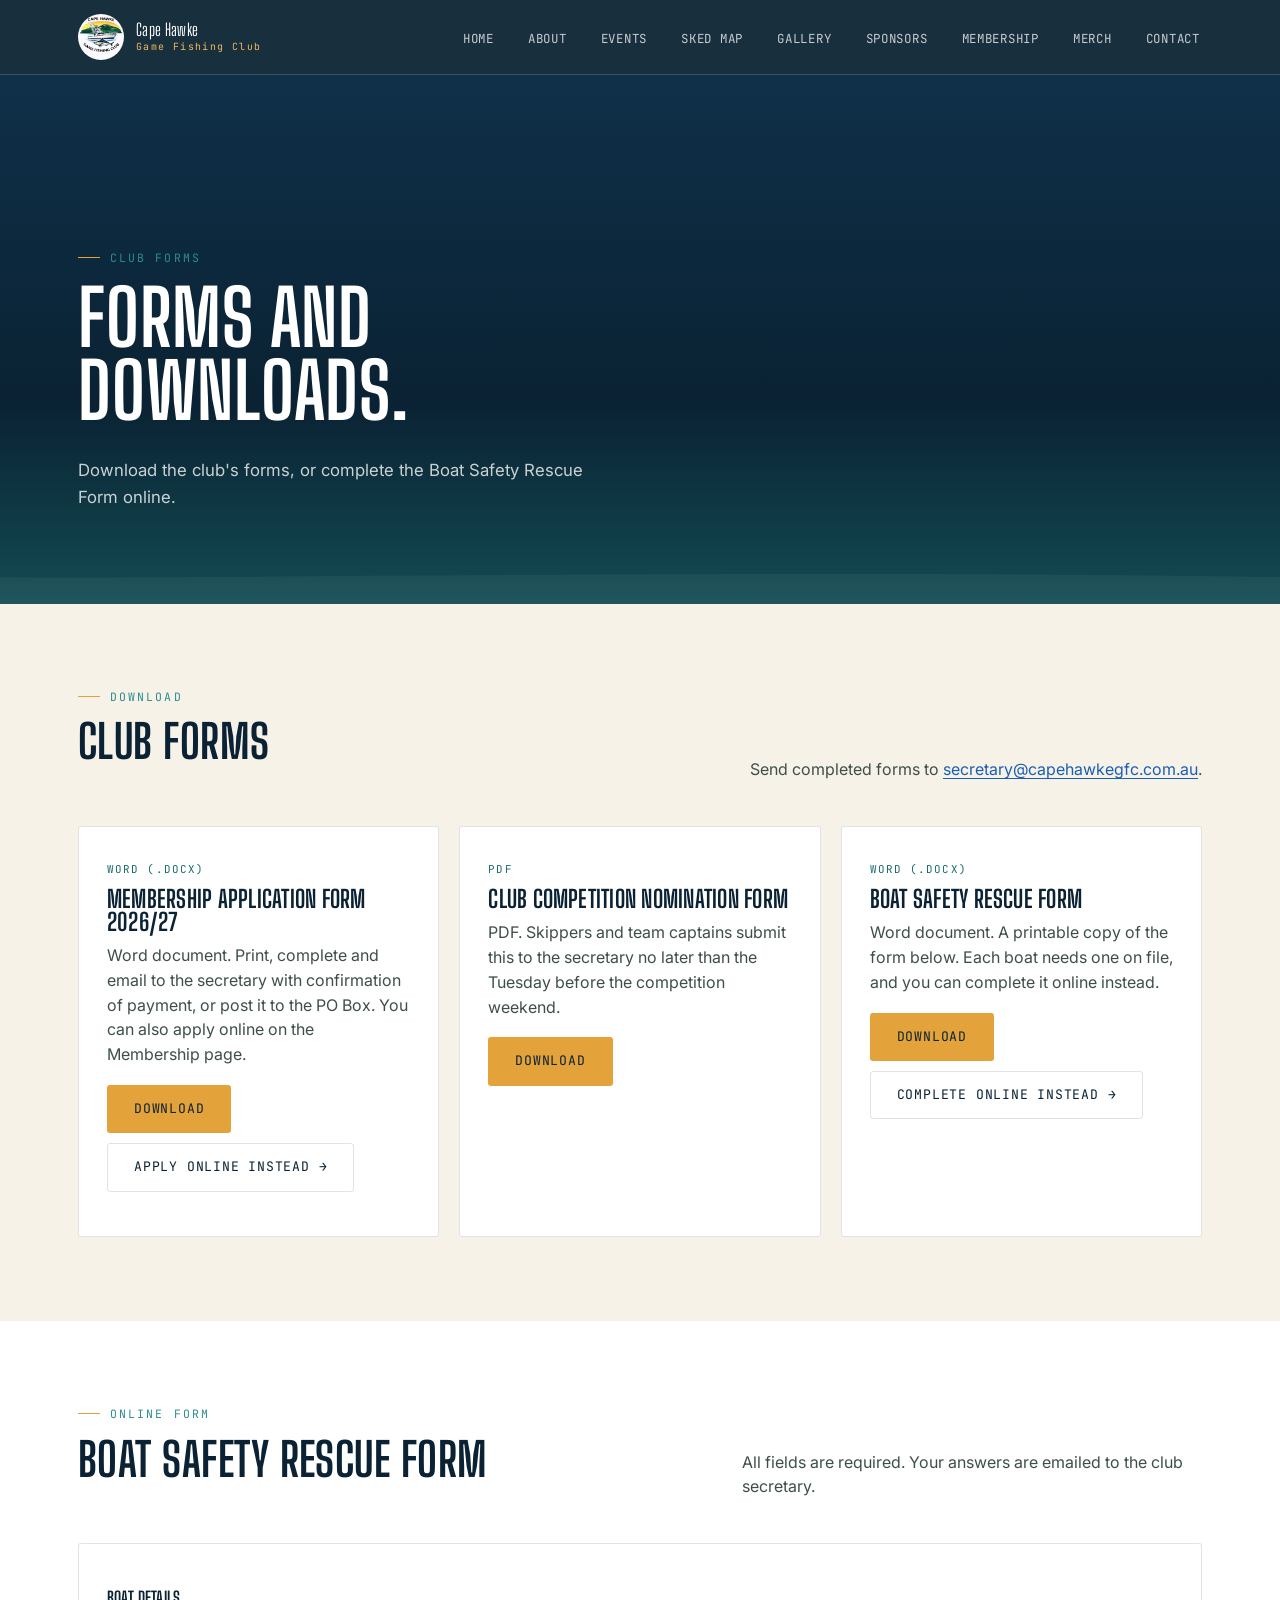
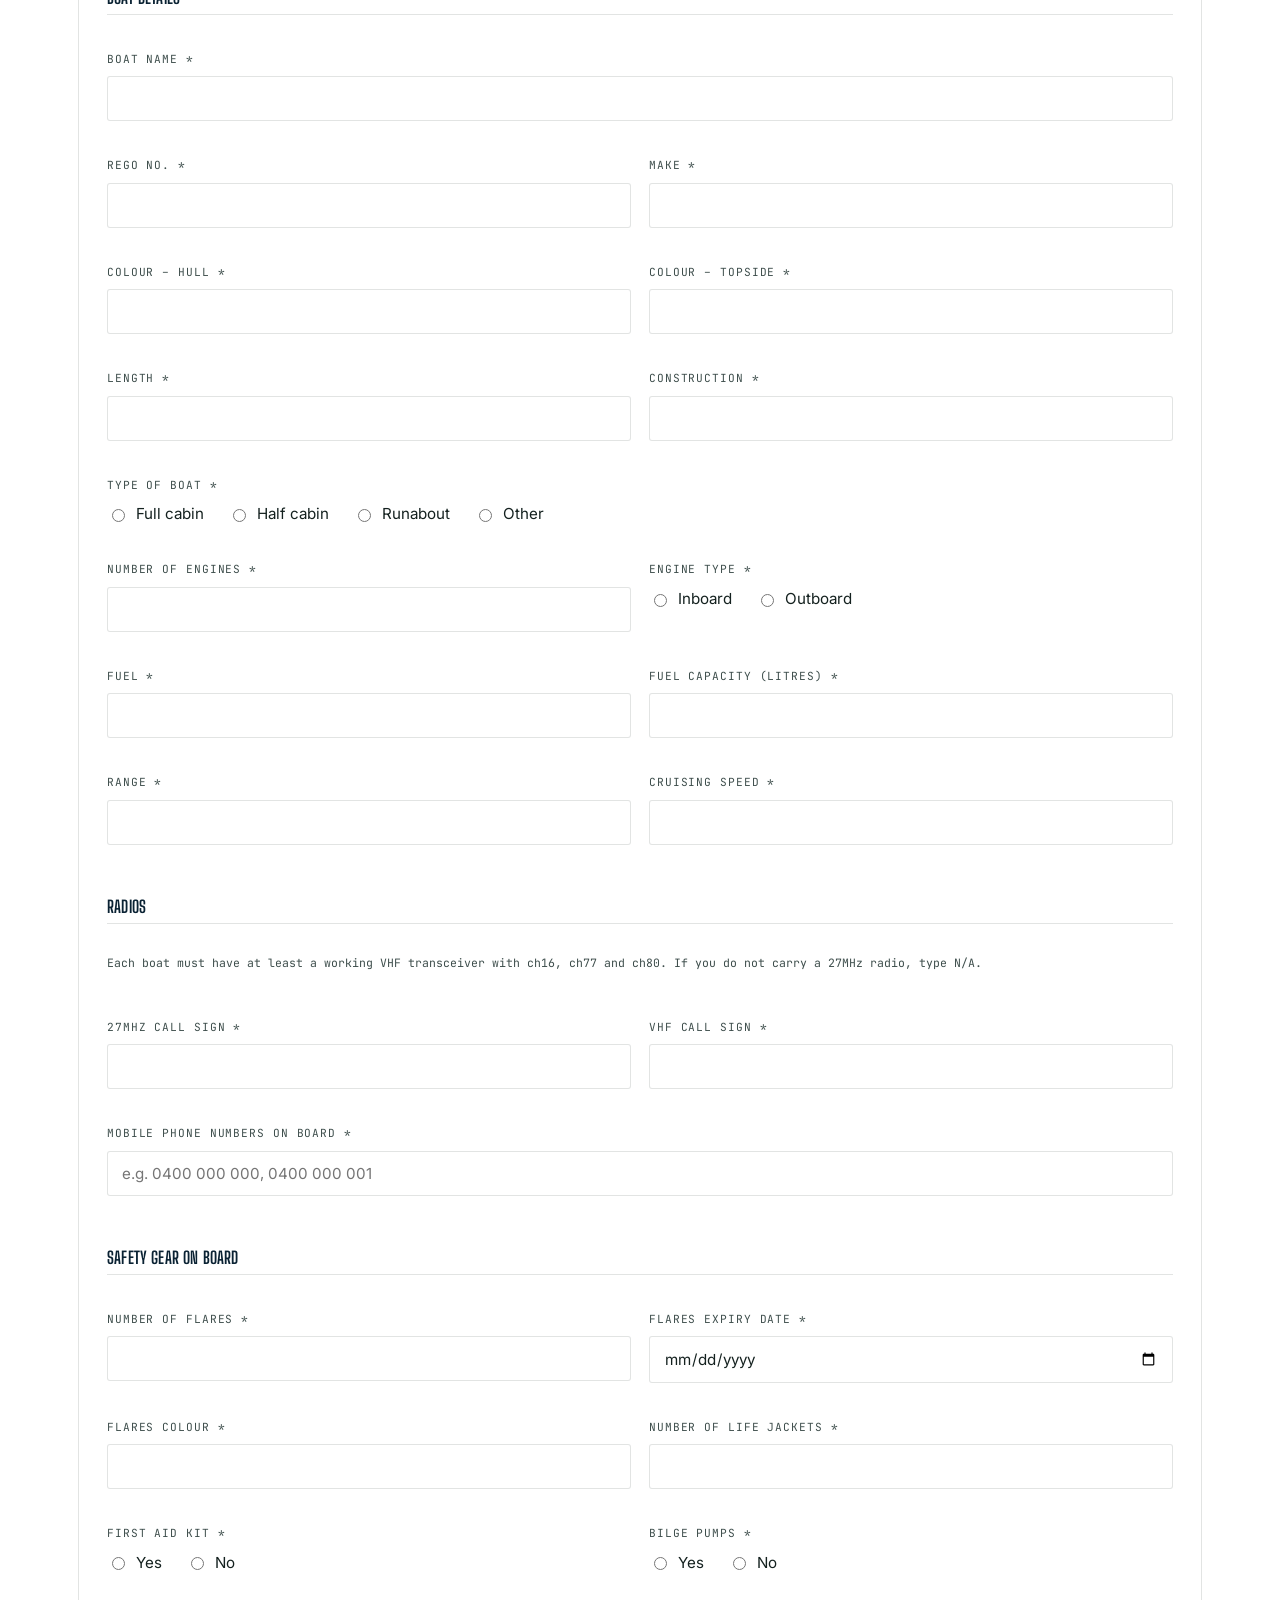
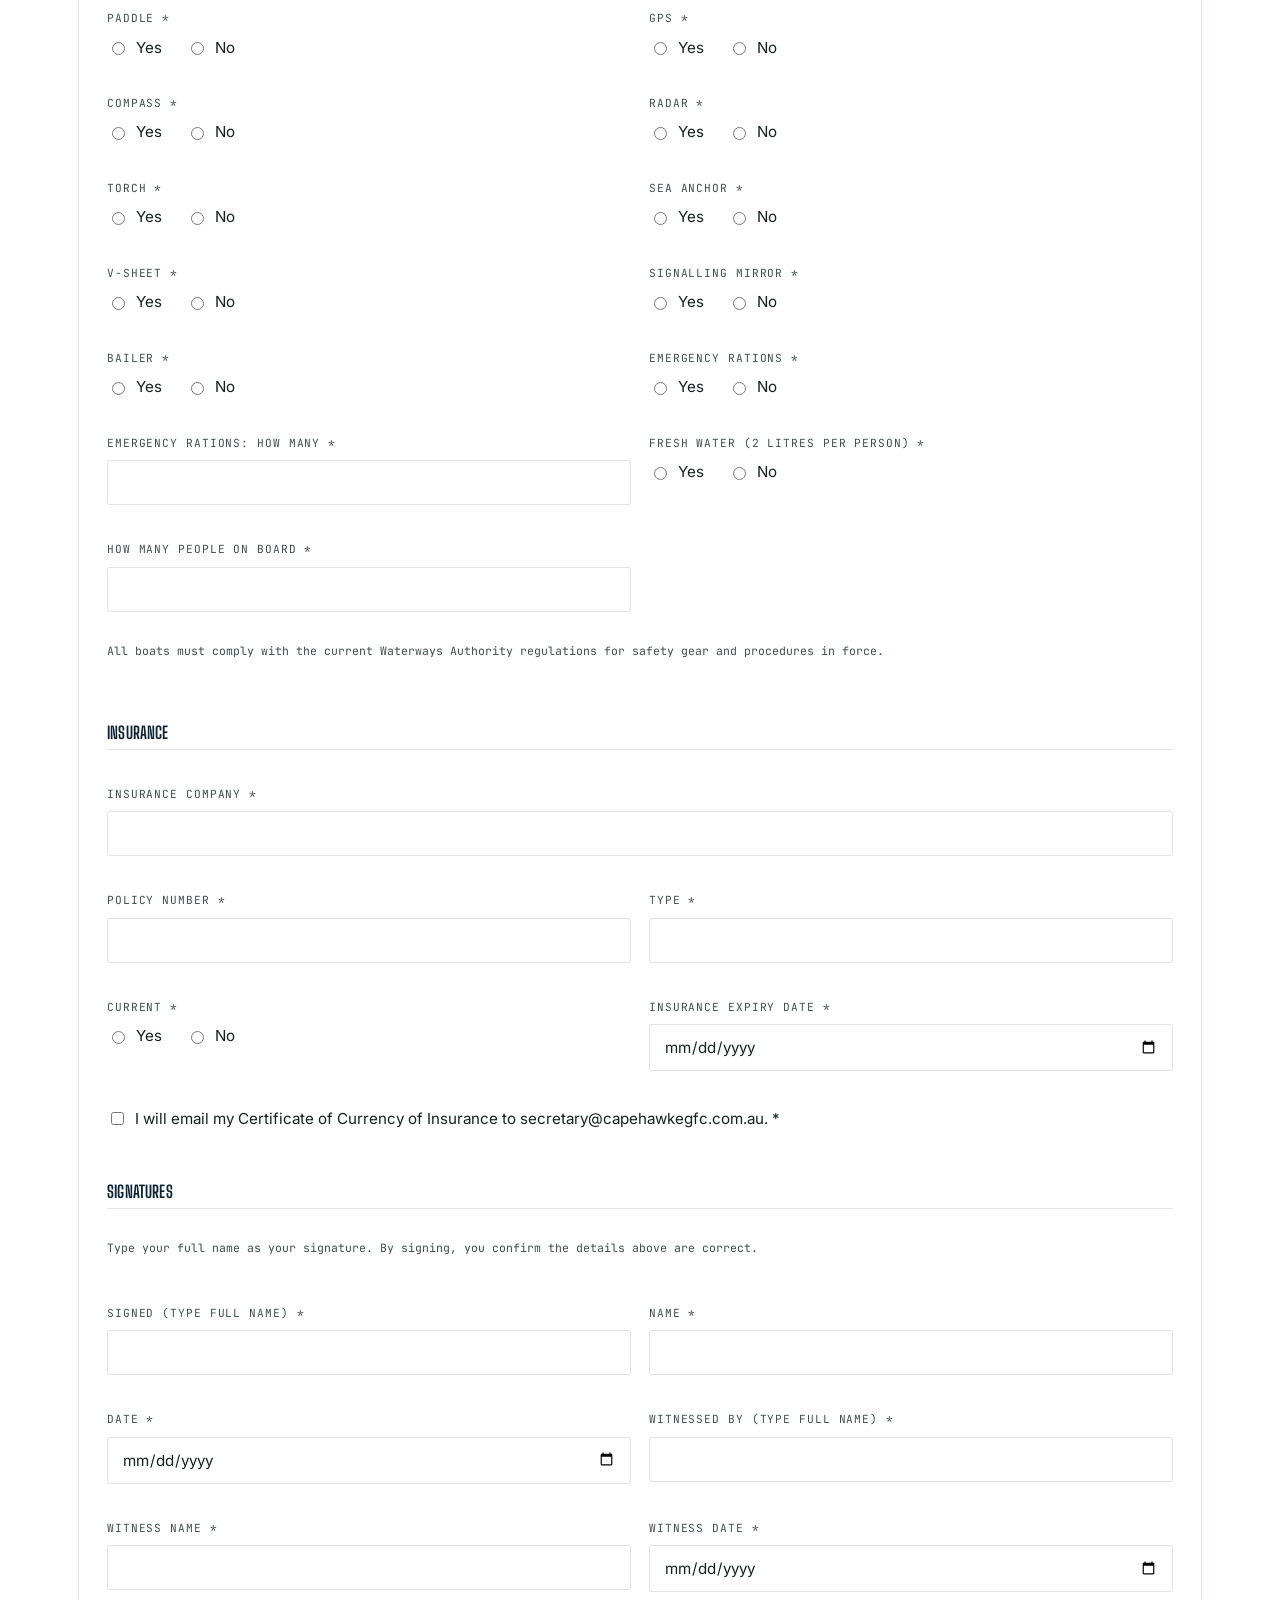
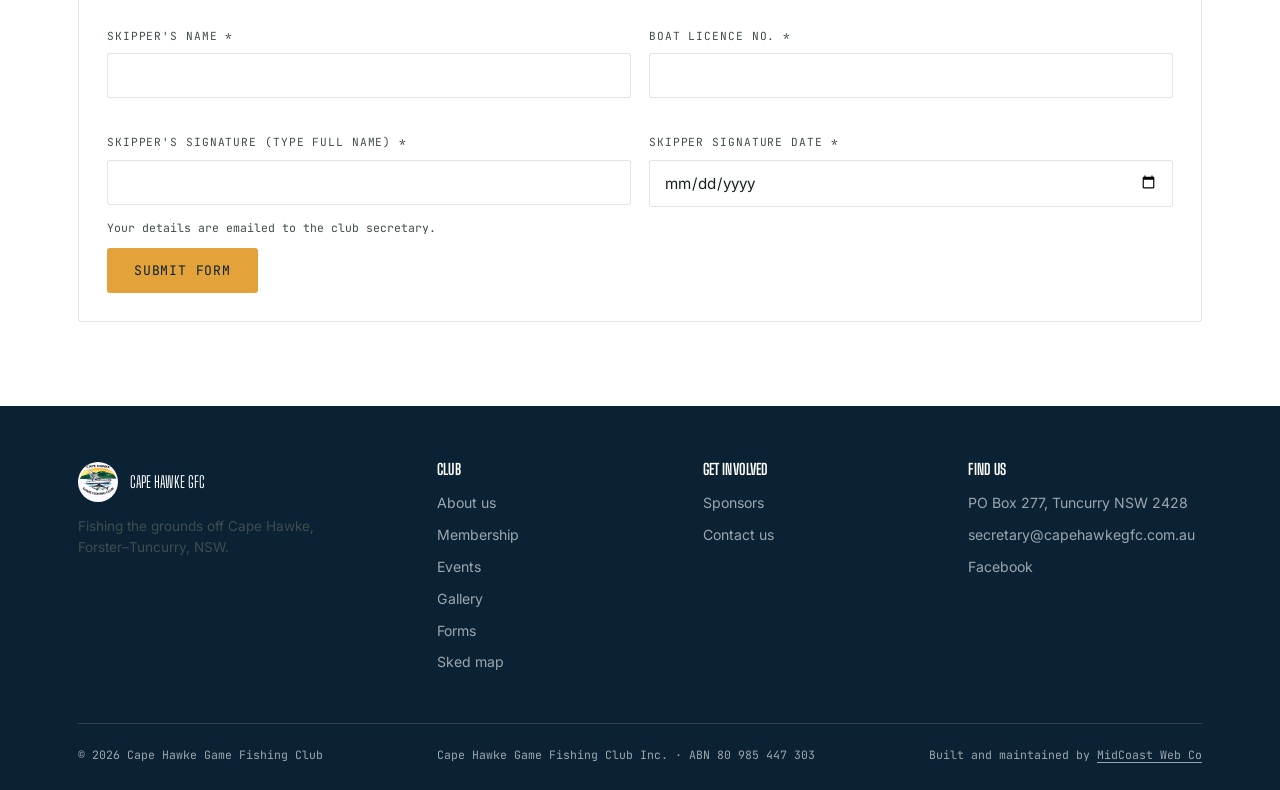
<file: forms.html>
<!DOCTYPE html>
<html lang="en">
<head>
<meta charset="UTF-8">
<meta name="viewport" content="width=device-width, initial-scale=1.0">
<title>Forms | Cape Hawke Game Fishing Club, Forster–Tuncurry</title>
<meta name="description" content="Download club forms and submit the Boat Safety Rescue Form online.">
<link rel="canonical" href="https://capehawkegfc.com.au/forms.html">
<meta property="og:type" content="website">
<meta property="og:site_name" content="Cape Hawke Game Fishing Club">
<meta property="og:title" content="Forms | Cape Hawke Game Fishing Club, Forster–Tuncurry">
<meta property="og:description" content="Download club forms and submit the Boat Safety Rescue Form online.">
<meta property="og:url" content="https://capehawkegfc.com.au/forms.html">
<meta property="og:image" content="https://capehawkegfc.com.au/assets/logo.jpg">

<link rel="preconnect" href="https://fonts.googleapis.com">
<link href="https://fonts.googleapis.com/css2?family=Big+Shoulders+Display:wght@600;700;800&family=Inter:wght@400;500;600&family=JetBrains+Mono:wght@400;500&display=swap" rel="stylesheet">
<link rel="stylesheet" href="css/styles.css?v=20261113">
</head>
<body>

<header class="site-header">
  <nav class="nav">
    <a class="brand" href="index.html">
      <img src="assets/logo.jpg" alt="Cape Hawke Game Fishing Club logo">
      <span class="brand-text">
        <span class="name">Cape Hawke</span>
        <span class="sub">Game Fishing Club</span>
      </span>
    </a>
    <button class="nav-toggle" aria-label="Toggle menu" aria-expanded="false">☰ Menu</button>
    <ul class="nav-links">
      <li><a href="index.html">Home</a></li>
      <li><a href="about.html">About</a></li>
      <li><a href="events.html">Events</a></li><li><a href="sked.html">Sked Map</a></li><li><a href="gallery.html">Gallery</a></li>
      <li><a href="sponsors.html">Sponsors</a></li>
      <li><a href="membership.html">Membership</a></li>
      <li><a href="shop.html">Merch</a></li><li><a href="contact.html">Contact</a></li>
    </ul>
  </nav>
</header>

<main>
<section class="hero" style="padding-bottom: 0;">
  <div class="hero-inner" style="padding-bottom: 60px;">
    <div class="eyebrow">Club forms</div>
    <h1 style="max-width: 16ch;">Forms and downloads.</h1>
    <p class="lede">Download the club's forms, or complete the Boat Safety Rescue Form online.</p>
  </div>
  <svg class="tideline" viewBox="0 0 1440 64" preserveAspectRatio="none" style="position:absolute; bottom:0; left:0;">
    <path data-base="M0,32 C 300,32 900,32 1440,32 L1440,64 L0,64 Z" fill="rgba(255,255,255,0.05)"></path>
  </svg>
</section>

<section class="section-sand" id="downloads">
  <div class="container">
    <div class="section-head"><div><div class="eyebrow">Download</div><h2>Club forms</h2></div><p>Send completed forms to <a href="mailto:secretary@capehawkegfc.com.au">secretary@capehawkegfc.com.au</a>.</p></div>
    <div class="forms-list">
      <div class="card"><span class="tag">Word (.docx)</span><h3>Membership Application Form 2026/27</h3><p>Word document. Print, complete and email to the secretary with confirmation of payment, or post it to the PO Box. You can also apply online on the Membership page.</p><p><a class="btn btn-gold" href="assets/forms/CHGFC-Membership-Form-2026-27.docx" download>Download</a> <a class="btn btn-outline-dark" href="membership.html#apply">Apply online instead →</a></p></div>
      <div class="card"><span class="tag">PDF</span><h3>Club Competition Nomination Form</h3><p>PDF. Skippers and team captains submit this to the secretary no later than the Tuesday before the competition weekend.</p><p><a class="btn btn-gold" href="assets/forms/CHGFC-Club-Competition-Nomination-Form.pdf" download>Download</a></p></div>
      <div class="card"><span class="tag">Word (.docx)</span><h3>Boat Safety Rescue Form</h3><p>Word document. A printable copy of the form below. Each boat needs one on file, and you can complete it online instead.</p><p><a class="btn btn-gold" href="assets/forms/CHGFC-Boat-Safety-Rescue-Form.docx" download>Download</a> <a class="btn btn-outline-dark" href="#boat-safety">Complete online instead →</a></p></div>
      </div>
  </div>
</section>

<section class="section-white" id="boat-safety">
  <div class="container">
    <div class="section-head"><div><div class="eyebrow">Online form</div><h2>Boat Safety Rescue Form</h2></div><p>All fields are required. Your answers are emailed to the club secretary.</p></div>
    <div class="card">
      <form id="boat-form">
        <input type="hidden" name="access_key" value="df0476c0-bca7-45e7-892a-080580cc840f">
        <input type="hidden" name="subject" value="Boat Safety Rescue Form (website)">
        <input type="hidden" name="from_name" value="CHGFC website">
        <input type="checkbox" name="botcheck" class="hp" tabindex="-1" autocomplete="off" aria-hidden="true">
        <div class="form-grid">
          <div class="field full"><h3 class="form-sub">Boat details</h3></div>
          <div class="field full"><label for="b1">Boat name *</label><input type="text" id="b1" name="boat_name" required></div>
          <div class="field"><label for="b2">Rego no. *</label><input type="text" id="b2" name="rego_no" required></div>
          <div class="field"><label for="b3">Make *</label><input type="text" id="b3" name="make" required></div>
          <div class="field"><label for="b4">Colour – hull *</label><input type="text" id="b4" name="hull_colour" required></div>
          <div class="field"><label for="b5">Colour – topside *</label><input type="text" id="b5" name="topside_colour" required></div>
          <div class="field"><label for="b6">Length *</label><input type="text" id="b6" name="length" required></div>
          <div class="field"><label for="b7">Construction *</label><input type="text" id="b7" name="construction" required></div>
          <div class="field full" role="radiogroup" aria-labelledby="b8"><span class="legend" id="b8">Type of boat *</span><div class="choices"><label class="choice"><input type="radio" name="boat_type" value="Full cabin" required> Full cabin</label><label class="choice"><input type="radio" name="boat_type" value="Half cabin"> Half cabin</label><label class="choice"><input type="radio" name="boat_type" value="Runabout"> Runabout</label><label class="choice"><input type="radio" name="boat_type" value="Other"> Other</label></div></div>
          <div class="field"><label for="b9">Number of engines *</label><input type="number" id="b9" name="number_of_engines" required min="1"></div>
          <div class="field" role="radiogroup" aria-labelledby="b10"><span class="legend" id="b10">Engine type *</span><div class="choices"><label class="choice"><input type="radio" name="engine_type" value="Inboard" required> Inboard</label><label class="choice"><input type="radio" name="engine_type" value="Outboard"> Outboard</label></div></div>
          <div class="field"><label for="b11">Fuel *</label><input type="text" id="b11" name="fuel" required></div>
          <div class="field"><label for="b12">Fuel capacity (litres) *</label><input type="number" id="b12" name="fuel_capacity_litres" required min="0"></div>
          <div class="field"><label for="b13">Range *</label><input type="text" id="b13" name="range" required></div>
          <div class="field"><label for="b14">Cruising speed *</label><input type="text" id="b14" name="cruising_speed" required></div>
          <div class="field full"><h3 class="form-sub">Radios</h3></div>
          <div class="field full"><p class="form-note">Each boat must have at least a working VHF transceiver with ch16, ch77 and ch80. If you do not carry a 27MHz radio, type N/A.</p></div>
          <div class="field"><label for="b15">27MHz call sign *</label><input type="text" id="b15" name="call_sign_27mhz" required></div>
          <div class="field"><label for="b16">VHF call sign *</label><input type="text" id="b16" name="call_sign_vhf" required></div>
          <div class="field full"><label for="b17">Mobile phone numbers on board *</label><input type="text" id="b17" name="mobile_numbers_on_board" required placeholder="e.g. 0400 000 000, 0400 000 001"></div>
          <div class="field full"><h3 class="form-sub">Safety gear on board</h3></div>
          <div class="field"><label for="b18">Number of flares *</label><input type="number" id="b18" name="flares_number" required min="0"></div>
          <div class="field"><label for="b19">Flares expiry date *</label><input type="date" id="b19" name="flares_expiry" required></div>
          <div class="field"><label for="b20">Flares colour *</label><input type="text" id="b20" name="flares_colour" required></div>
          <div class="field"><label for="b21">Number of life jackets *</label><input type="number" id="b21" name="life_jackets_number" required min="0"></div>
          <div class="field" role="radiogroup" aria-labelledby="b22"><span class="legend" id="b22">First aid kit *</span><div class="choices"><label class="choice"><input type="radio" name="first_aid_kit" value="Yes" required> Yes</label><label class="choice"><input type="radio" name="first_aid_kit" value="No"> No</label></div></div>
          <div class="field" role="radiogroup" aria-labelledby="b23"><span class="legend" id="b23">Bilge pumps *</span><div class="choices"><label class="choice"><input type="radio" name="bilge_pumps" value="Yes" required> Yes</label><label class="choice"><input type="radio" name="bilge_pumps" value="No"> No</label></div></div>
          <div class="field" role="radiogroup" aria-labelledby="b24"><span class="legend" id="b24">Paddle *</span><div class="choices"><label class="choice"><input type="radio" name="paddle" value="Yes" required> Yes</label><label class="choice"><input type="radio" name="paddle" value="No"> No</label></div></div>
          <div class="field" role="radiogroup" aria-labelledby="b25"><span class="legend" id="b25">GPS *</span><div class="choices"><label class="choice"><input type="radio" name="gps" value="Yes" required> Yes</label><label class="choice"><input type="radio" name="gps" value="No"> No</label></div></div>
          <div class="field" role="radiogroup" aria-labelledby="b26"><span class="legend" id="b26">Compass *</span><div class="choices"><label class="choice"><input type="radio" name="compass" value="Yes" required> Yes</label><label class="choice"><input type="radio" name="compass" value="No"> No</label></div></div>
          <div class="field" role="radiogroup" aria-labelledby="b27"><span class="legend" id="b27">Radar *</span><div class="choices"><label class="choice"><input type="radio" name="radar" value="Yes" required> Yes</label><label class="choice"><input type="radio" name="radar" value="No"> No</label></div></div>
          <div class="field" role="radiogroup" aria-labelledby="b28"><span class="legend" id="b28">Torch *</span><div class="choices"><label class="choice"><input type="radio" name="torch" value="Yes" required> Yes</label><label class="choice"><input type="radio" name="torch" value="No"> No</label></div></div>
          <div class="field" role="radiogroup" aria-labelledby="b29"><span class="legend" id="b29">Sea anchor *</span><div class="choices"><label class="choice"><input type="radio" name="sea_anchor" value="Yes" required> Yes</label><label class="choice"><input type="radio" name="sea_anchor" value="No"> No</label></div></div>
          <div class="field" role="radiogroup" aria-labelledby="b30"><span class="legend" id="b30">V-sheet *</span><div class="choices"><label class="choice"><input type="radio" name="v_sheet" value="Yes" required> Yes</label><label class="choice"><input type="radio" name="v_sheet" value="No"> No</label></div></div>
          <div class="field" role="radiogroup" aria-labelledby="b31"><span class="legend" id="b31">Signalling mirror *</span><div class="choices"><label class="choice"><input type="radio" name="signalling_mirror" value="Yes" required> Yes</label><label class="choice"><input type="radio" name="signalling_mirror" value="No"> No</label></div></div>
          <div class="field" role="radiogroup" aria-labelledby="b32"><span class="legend" id="b32">Bailer *</span><div class="choices"><label class="choice"><input type="radio" name="bailer" value="Yes" required> Yes</label><label class="choice"><input type="radio" name="bailer" value="No"> No</label></div></div>
          <div class="field" role="radiogroup" aria-labelledby="b33"><span class="legend" id="b33">Emergency rations *</span><div class="choices"><label class="choice"><input type="radio" name="emergency_rations" value="Yes" required> Yes</label><label class="choice"><input type="radio" name="emergency_rations" value="No"> No</label></div></div>
          <div class="field"><label for="b34">Emergency rations: how many *</label><input type="number" id="b34" name="emergency_rations_how_many" required min="0"></div>
          <div class="field" role="radiogroup" aria-labelledby="b35"><span class="legend" id="b35">Fresh water (2 litres per person) *</span><div class="choices"><label class="choice"><input type="radio" name="fresh_water" value="Yes" required> Yes</label><label class="choice"><input type="radio" name="fresh_water" value="No"> No</label></div></div>
          <div class="field"><label for="b36">How many people on board *</label><input type="number" id="b36" name="people_on_board" required min="1"></div>
          <div class="field full"><p class="form-note">All boats must comply with the current Waterways Authority regulations for safety gear and procedures in force.</p></div>
          <div class="field full"><h3 class="form-sub">Insurance</h3></div>
          <div class="field full"><label for="b37">Insurance company *</label><input type="text" id="b37" name="insurance_company" required></div>
          <div class="field"><label for="b38">Policy number *</label><input type="text" id="b38" name="policy_number" required></div>
          <div class="field"><label for="b39">Type *</label><input type="text" id="b39" name="insurance_type" required></div>
          <div class="field" role="radiogroup" aria-labelledby="b40"><span class="legend" id="b40">Current *</span><div class="choices"><label class="choice"><input type="radio" name="insurance_current" value="Yes" required> Yes</label><label class="choice"><input type="radio" name="insurance_current" value="No"> No</label></div></div>
          <div class="field"><label for="b41">Insurance expiry date *</label><input type="date" id="b41" name="insurance_expiry" required></div>
          <div class="field full"><label class="choice" for="b-cert"><input type="checkbox" id="b-cert" name="certificate_to_be_emailed" value="Yes" required> I will email my Certificate of Currency of Insurance to secretary@capehawkegfc.com.au. *</label></div>
          <div class="field full"><h3 class="form-sub">Signatures</h3></div>
          <div class="field full"><p class="form-note">Type your full name as your signature. By signing, you confirm the details above are correct.</p></div>
          <div class="field"><label for="b42">Signed (type full name) *</label><input type="text" id="b42" name="signed" required></div>
          <div class="field"><label for="b43">Name *</label><input type="text" id="b43" name="signed_name" required></div>
          <div class="field"><label for="b44">Date *</label><input type="date" id="b44" name="signed_date" required></div>
          <div class="field"><label for="b45">Witnessed by (type full name) *</label><input type="text" id="b45" name="witnessed" required></div>
          <div class="field"><label for="b46">Witness name *</label><input type="text" id="b46" name="witness_name" required></div>
          <div class="field"><label for="b47">Witness date *</label><input type="date" id="b47" name="witness_date" required></div>
          <div class="field"><label for="b48">Skipper's name *</label><input type="text" id="b48" name="skipper_name" required></div>
          <div class="field"><label for="b49">Boat licence no. *</label><input type="text" id="b49" name="boat_licence_no" required></div>
          <div class="field"><label for="b50">Skipper's signature (type full name) *</label><input type="text" id="b50" name="skipper_signature" required></div>
          <div class="field"><label for="b51">Skipper signature date *</label><input type="date" id="b51" name="skipper_date" required></div>
        </div>
        <p class="form-note">Your details are emailed to the club secretary.</p>
        <button type="submit" class="btn btn-gold">Submit form</button>
        <div class="form-status" role="status" aria-live="polite"></div>
      </form>
    </div>
  </div>
</section>
</main>

<footer class="site-footer">
  <div class="container">
    <div class="footer-grid">
      <div>
        <div class="footer-brand">
          <img src="assets/logo.jpg" alt="Cape Hawke Game Fishing Club logo">
          <span style="color:var(--white); font-family:var(--font-display); text-transform:uppercase;">Cape Hawke GFC</span>
        </div>
        <p style="max-width:32ch; font-size:0.85rem;">Fishing the grounds off Cape Hawke, Forster–Tuncurry, NSW.</p>
      </div>
      <div>
        <h4>Club</h4>
        <ul>
          <li><a href="about.html">About us</a></li>
          <li><a href="membership.html">Membership</a></li>
          <li><a href="events.html">Events</a></li><li><a href="gallery.html">Gallery</a></li><li><a href="forms.html">Forms</a></li><li><a href="sked.html">Sked map</a></li>
        </ul>
      </div>
      <div>
        <h4>Get involved</h4>
        <ul>
          <li><a href="sponsors.html">Sponsors</a></li>
          <li><a href="contact.html">Contact us</a></li>
        </ul>
      </div>
      <div>
        <h4>Find us</h4><ul><li>PO Box 277, Tuncurry NSW 2428</li><li><a href="mailto:secretary@capehawkegfc.com.au">secretary@capehawkegfc.com.au</a></li><li><a href="https://www.facebook.com/profile.php?id=61580954534318" target="_blank" rel="noopener">Facebook</a></li></ul>
      </div>
    </div>
    <div class="footer-bottom">
      <span>© <span data-current-year></span> Cape Hawke Game Fishing Club</span>
      <span>Cape Hawke Game Fishing Club Inc. · ABN 80 985 447 303</span><span>Built and maintained by <a href="https://midcoastweb.com.au" target="_blank" rel="noopener">MidCoast Web Co</a></span>
    </div>
  </div>
</footer>
<script src="js/main.js?v=20261017"></script>
</body>
</html>
</file>
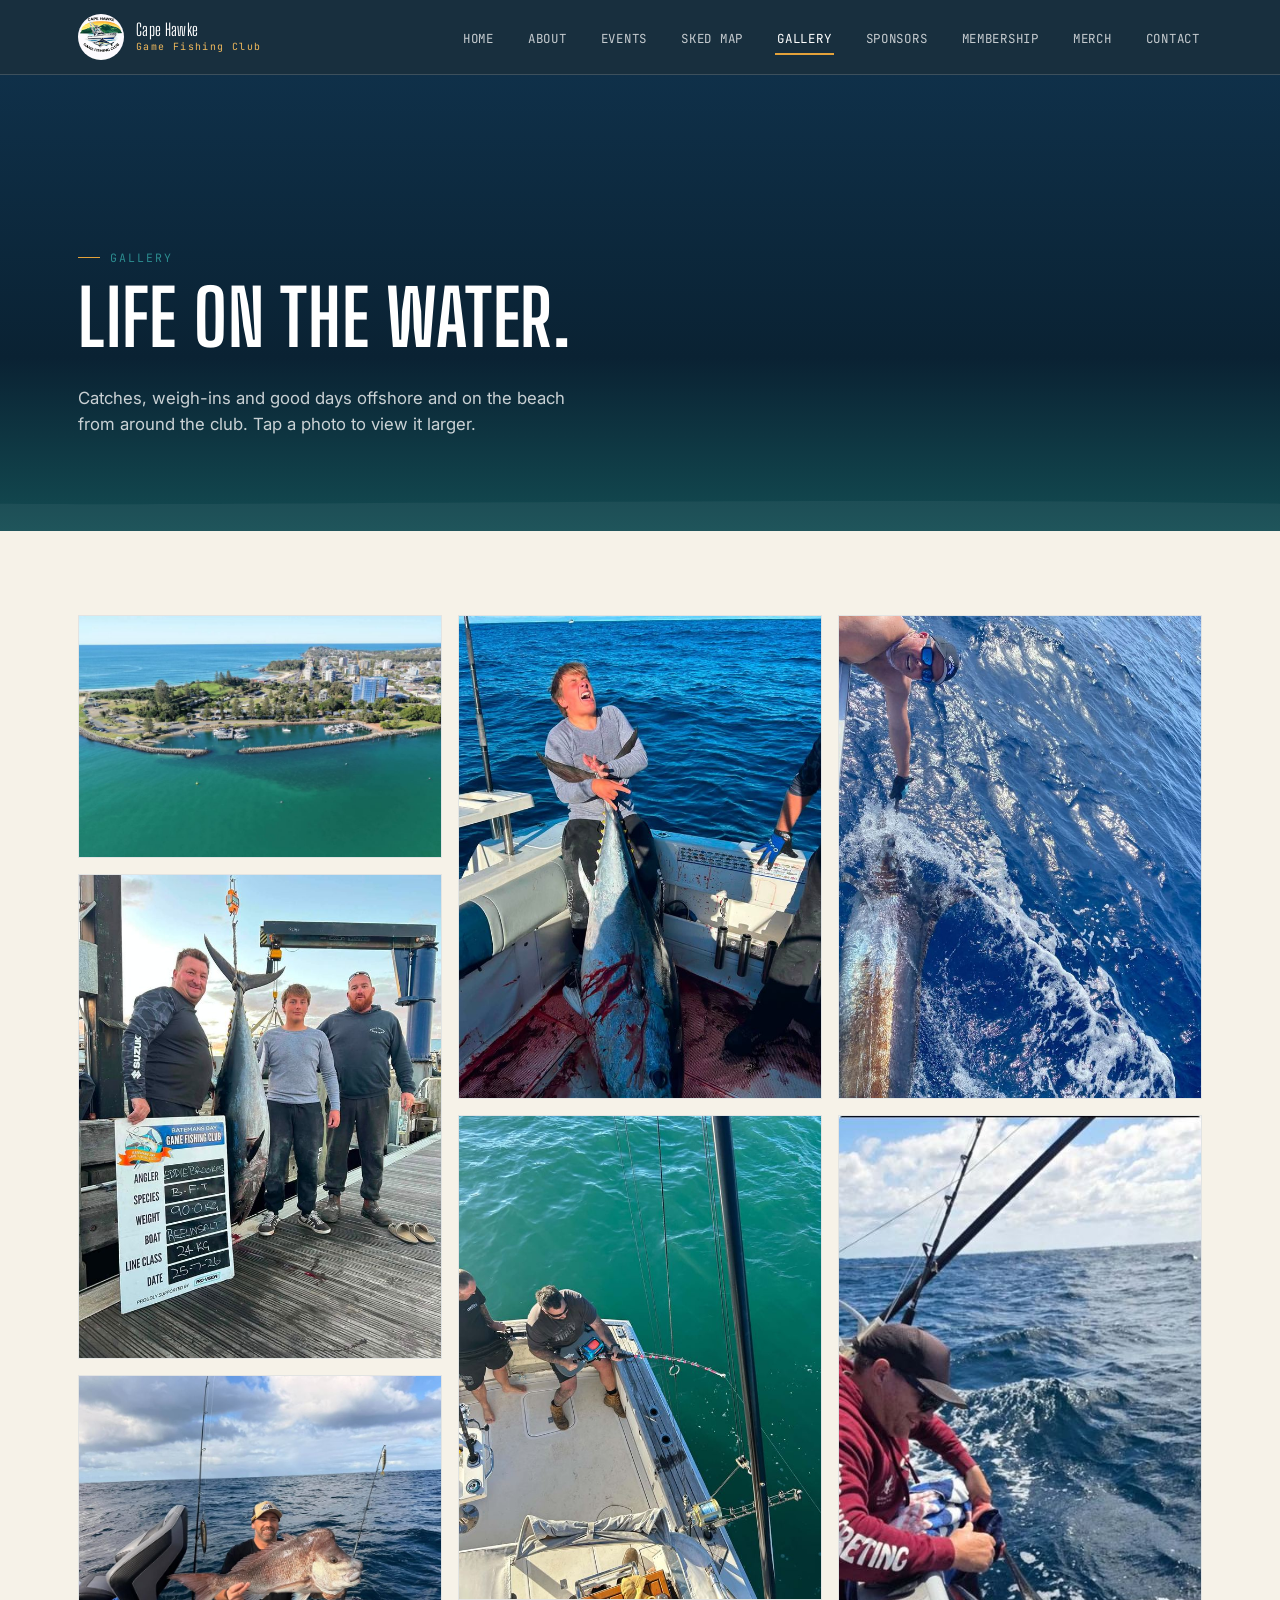
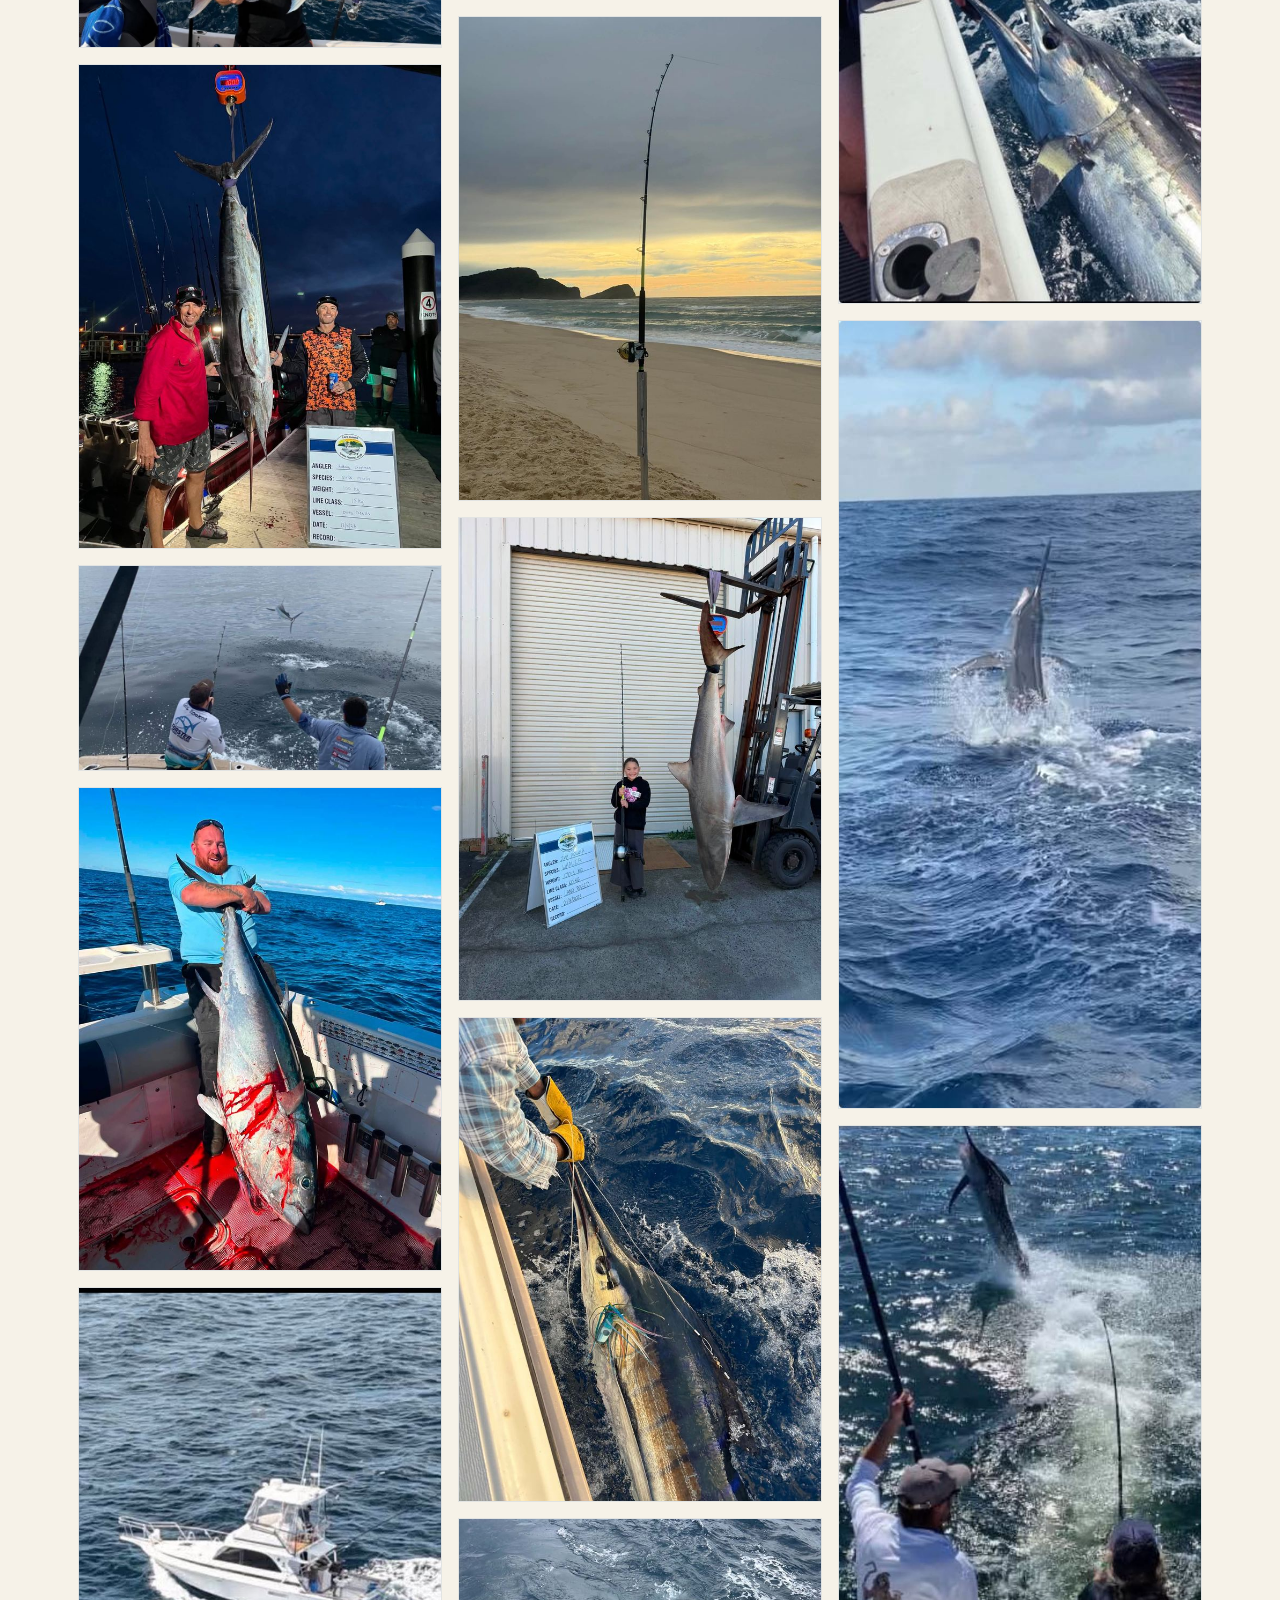
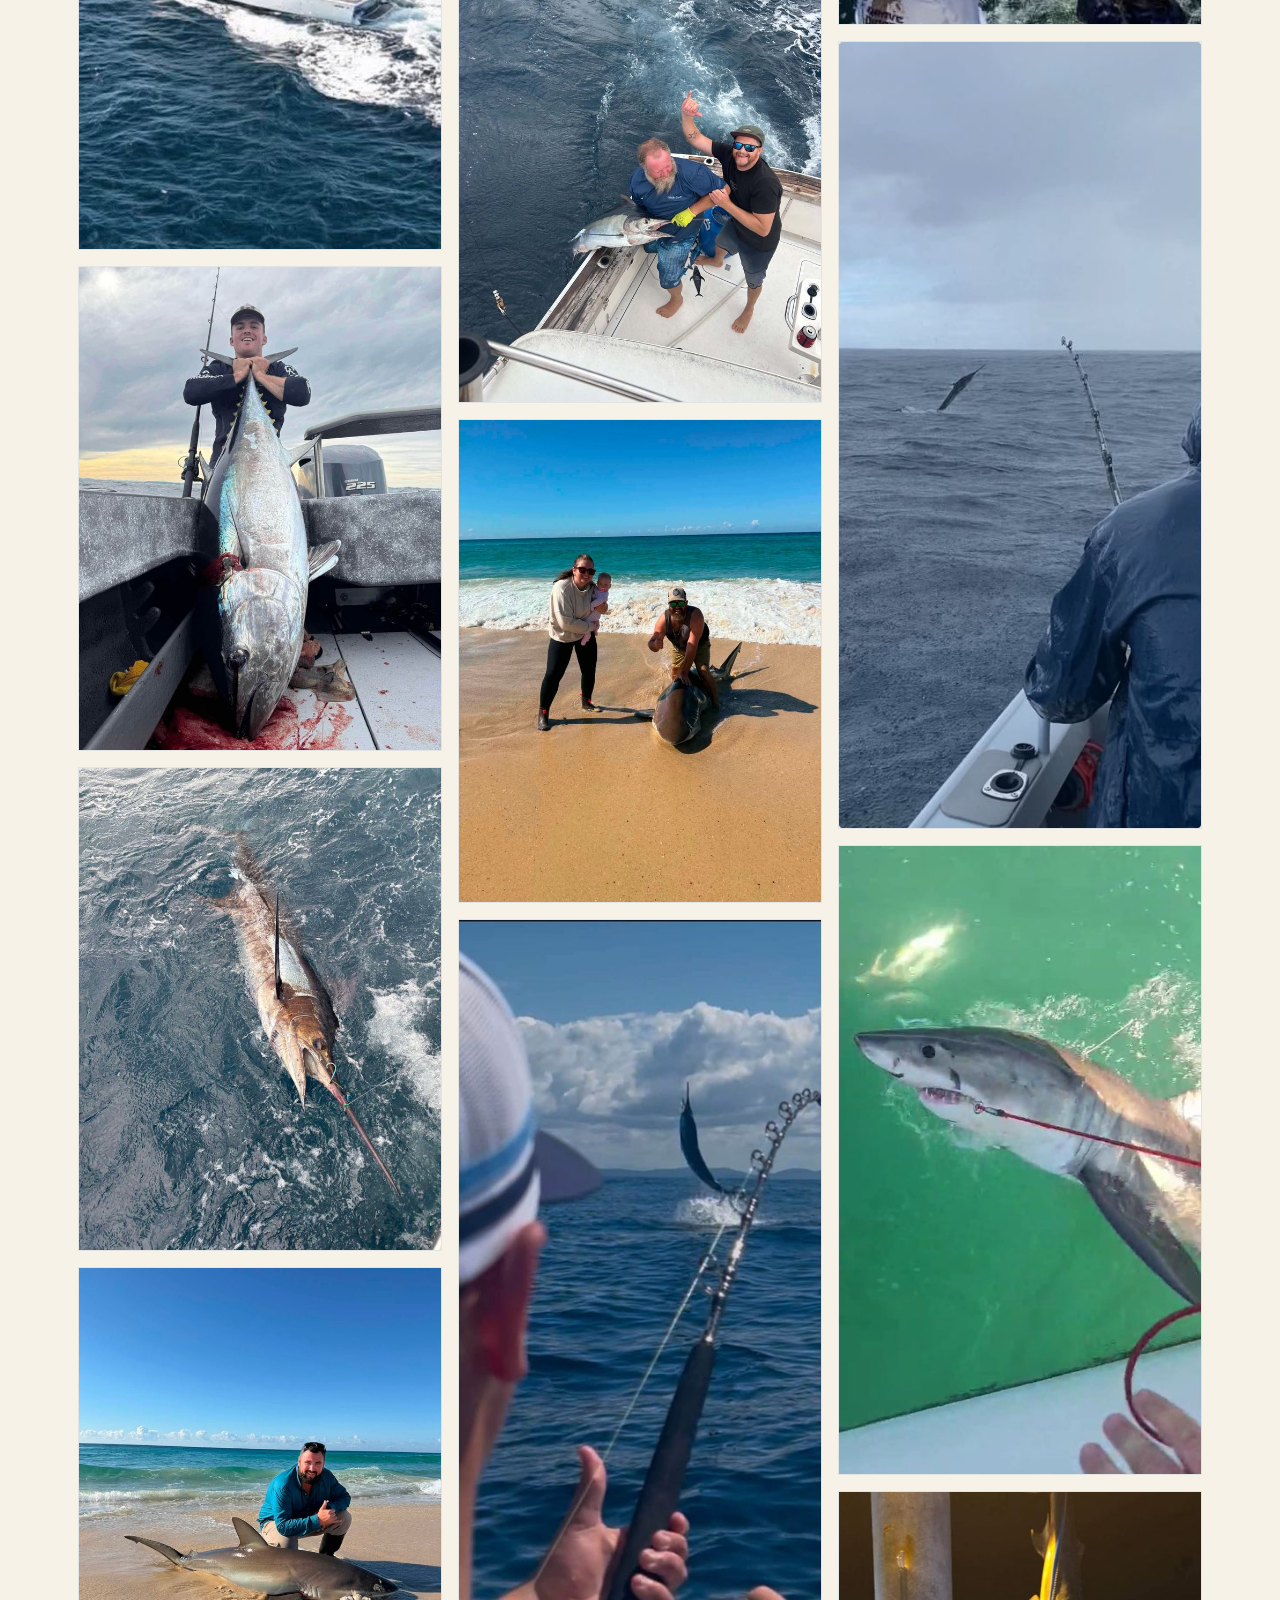
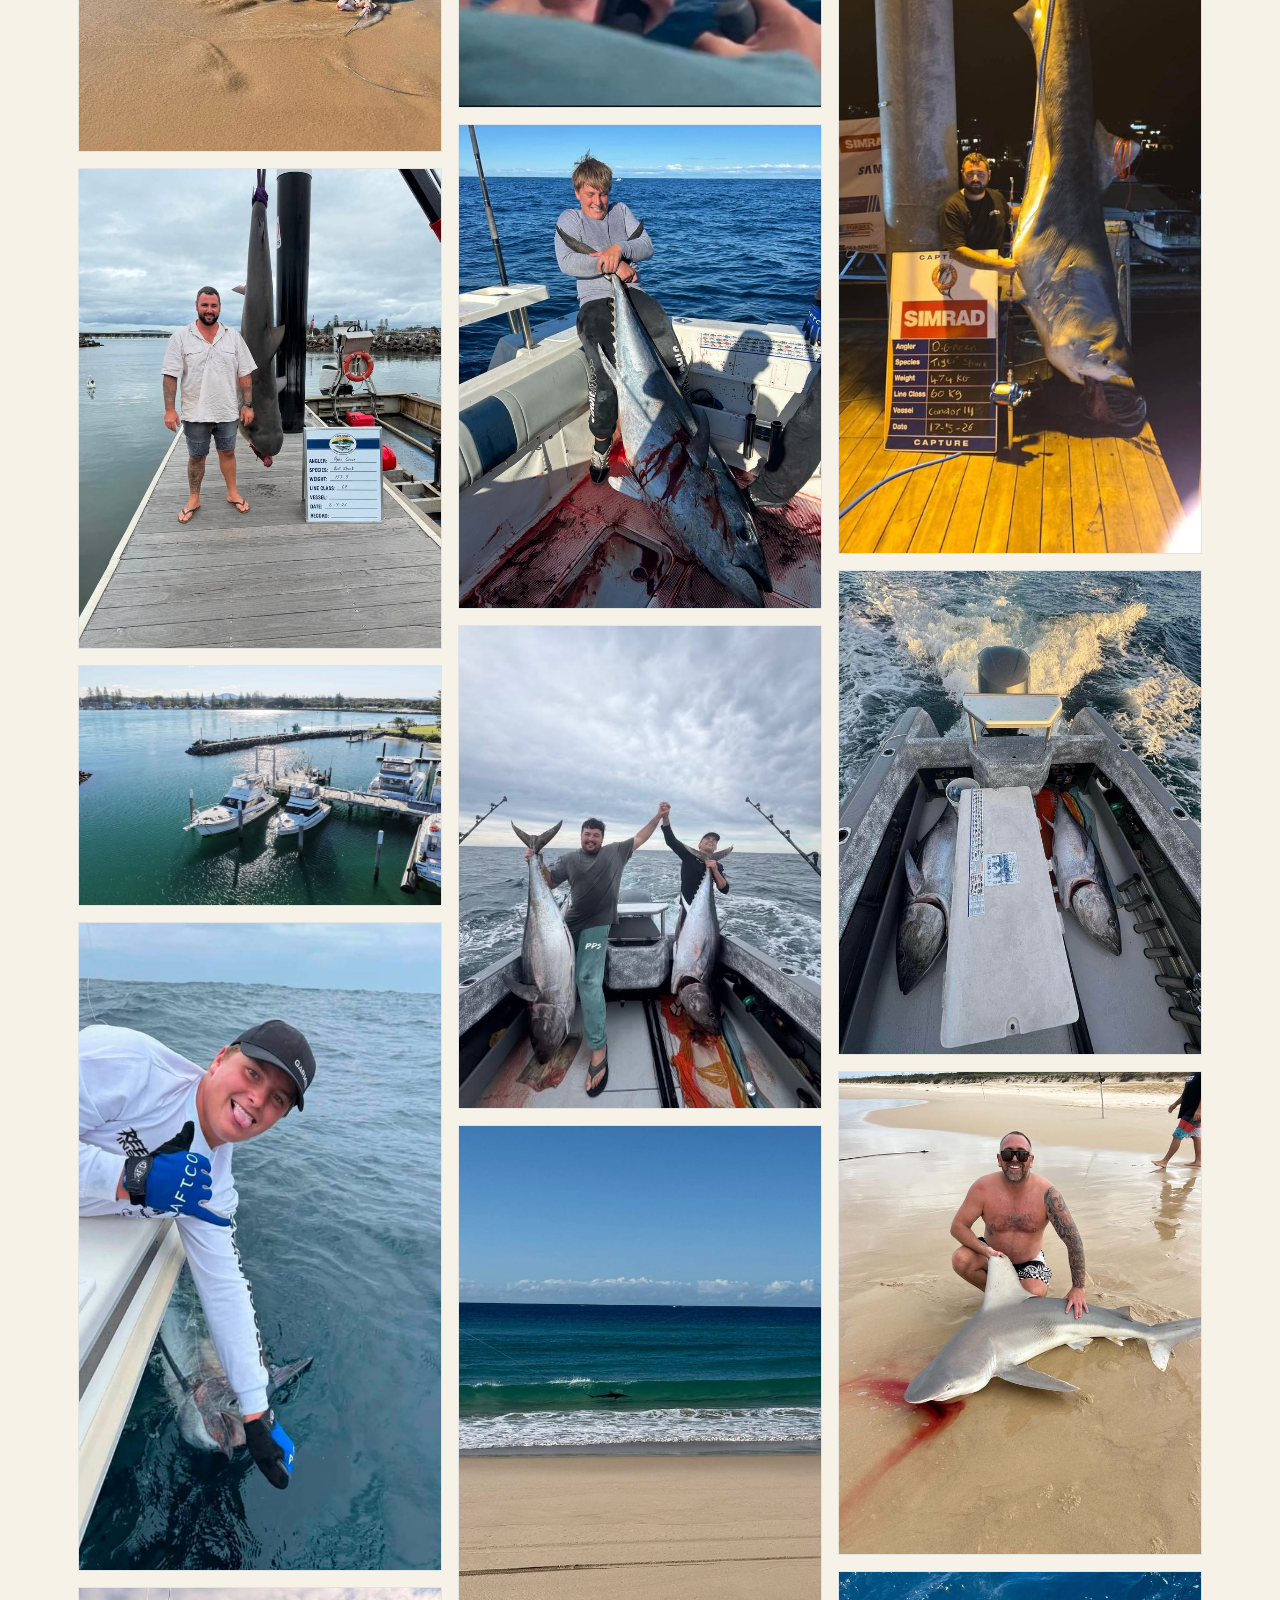
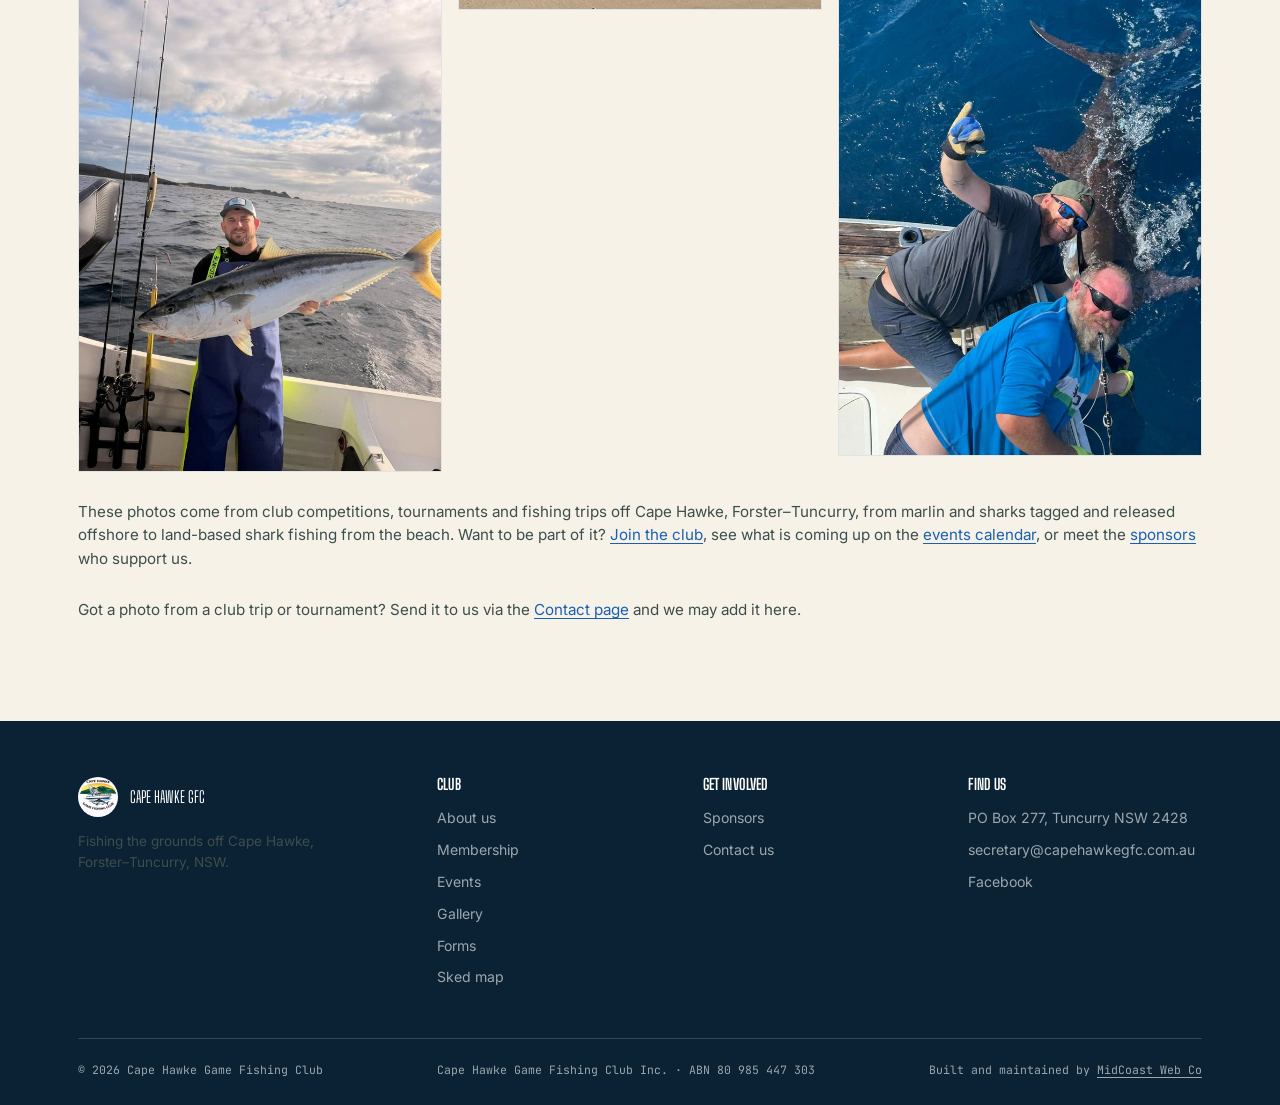
<file: gallery.html>
<!DOCTYPE html>
<html lang="en">
<head>
<meta charset="UTF-8">
<meta name="viewport" content="width=device-width, initial-scale=1.0">
<title>Gallery | Cape Hawke Game Fishing Club, Forster–Tuncurry</title>
<meta name="description" content="Photos from Cape Hawke Game Fishing Club: catches, boats, weigh-ins and days on the water.">
<link rel="canonical" href="https://capehawkegfc.com.au/gallery.html">
<meta property="og:type" content="website">
<meta property="og:site_name" content="Cape Hawke Game Fishing Club">
<meta property="og:title" content="Gallery | Cape Hawke Game Fishing Club, Forster–Tuncurry">
<meta property="og:description" content="Photos from Cape Hawke Game Fishing Club: catches, boats, weigh-ins and days on the water.">
<meta property="og:url" content="https://capehawkegfc.com.au/gallery.html">
<meta property="og:image" content="https://capehawkegfc.com.au/assets/logo.jpg">

<link rel="preconnect" href="https://fonts.googleapis.com">
<link href="https://fonts.googleapis.com/css2?family=Big+Shoulders+Display:wght@600;700;800&family=Inter:wght@400;500;600&family=JetBrains+Mono:wght@400;500&display=swap" rel="stylesheet">
<link rel="stylesheet" href="css/styles.css?v=20261113">
</head>
<body>

<header class="site-header">
  <nav class="nav">
    <a class="brand" href="index.html">
      <img src="assets/logo.jpg" alt="Cape Hawke Game Fishing Club logo">
      <span class="brand-text">
        <span class="name">Cape Hawke</span>
        <span class="sub">Game Fishing Club</span>
      </span>
    </a>
    <button class="nav-toggle" aria-label="Toggle menu" aria-expanded="false">☰ Menu</button>
    <ul class="nav-links">
      <li><a href="index.html">Home</a></li>
      <li><a href="about.html">About</a></li>
      <li><a href="events.html">Events</a></li><li><a href="sked.html">Sked Map</a></li>
      <li><a href="gallery.html" aria-current="page">Gallery</a></li>
      <li><a href="sponsors.html">Sponsors</a></li>
      <li><a href="membership.html">Membership</a></li>
      <li><a href="shop.html">Merch</a></li><li><a href="contact.html">Contact</a></li>
    </ul>
  </nav>
</header>

<main>
<section class="hero" style="padding-bottom: 0;">
  <div class="hero-inner" style="padding-bottom: 60px;">
    <div class="eyebrow">Gallery</div>
    <h1 style="max-width: 16ch;">Life on the water.</h1>
    <p class="lede">Catches, weigh-ins and good days offshore and on the beach from around the club. Tap a photo to view it larger.</p>
  </div>
  <svg class="tideline" viewBox="0 0 1440 64" preserveAspectRatio="none" style="position:absolute; bottom:0; left:0;">
    <path data-base="M0,32 C 300,32 900,32 1440,32 L1440,64 L0,64 Z" fill="rgba(255,255,255,0.05)"></path>
  </svg>
</section>

<section class="section-sand">
  <div class="container">
    <div class="g-grid" id="gallery">
      <a class="g-item" href="assets/gallery/g01.jpg"><img src="assets/gallery/g01.jpg" width="900" height="600" alt="Aerial view of the Forster-Tuncurry breakwall and Wallis Lake entrance" loading="lazy"></a>
      <a class="g-item" href="assets/gallery/g02.jpg"><img src="assets/gallery/g02.jpg" width="675" height="900" alt="Three anglers with a large tuna at the weigh-in on the wharf" loading="lazy"></a>
      <a class="g-item" href="assets/gallery/g03.jpg"><img src="assets/gallery/g03.jpg" width="900" height="675" alt="Angler holding a big snapper on board" loading="lazy"></a>
      <a class="g-item" href="assets/gallery/g04.jpg"><img src="assets/gallery/g04.jpg" width="675" height="900" alt="Anglers at the night weigh-in with a marlin hung beside the weigh sheet" loading="lazy"></a>
      <a class="g-item" href="assets/gallery/g05.jpg"><img src="assets/gallery/g05.jpg" width="900" height="507" alt="Crew on the back deck as a marlin leaps behind the boat" loading="lazy"></a>
      <a class="g-item" href="assets/gallery/g06.jpg"><img src="assets/gallery/g06.jpg" width="675" height="900" alt="Angler holding a tuna in the cockpit under blue skies" loading="lazy"></a>
      <a class="g-item" href="assets/gallery/g07.jpg"><img src="assets/gallery/g07.jpg" width="547" height="900" alt="Game boat cruising offshore seen from above" loading="lazy"></a>
      <a class="g-item" href="assets/gallery/g08.jpg"><img src="assets/gallery/g08.jpg" width="675" height="900" alt="Angler cradling a large tuna on board" loading="lazy"></a>
      <a class="g-item" href="assets/gallery/g09.jpg"><img src="assets/gallery/g09.jpg" width="675" height="900" alt="Striped marlin alongside the boat" loading="lazy"></a>
      <a class="g-item" href="assets/gallery/g10.jpg"><img src="assets/gallery/g10.jpg" width="675" height="900" alt="Angler crouched beside a shark on the beach" loading="lazy"></a>
      <a class="g-item" href="assets/gallery/g11.jpg"><img src="assets/gallery/g11.jpg" width="680" height="900" alt="Angler on the wharf with a shark hung from the crane" loading="lazy"></a>
      <a class="g-item" href="assets/gallery/g12.jpg"><img src="assets/gallery/g12.jpg" width="900" height="595" alt="Boats berthed in the marina behind the breakwall" loading="lazy"></a>
      <a class="g-item" href="assets/gallery/g13.jpg"><img src="assets/gallery/g13.jpg" width="504" height="900" alt="Angler smiling as a fish is brought boat-side" loading="lazy"></a>
      <a class="g-item" href="assets/gallery/g14.jpg"><img src="assets/gallery/g14.jpg" width="675" height="900" alt="Angler holding a kingfish on the boat" loading="lazy"></a>
      <a class="g-item" href="assets/gallery/g15.jpg"><img src="assets/gallery/g15.jpg" width="675" height="900" alt="Young angler holding a tuna in the cockpit" loading="lazy"></a>
      <a class="g-item" href="assets/gallery/g16.jpg"><img src="assets/gallery/g16.jpg" width="675" height="900" alt="Anglers fighting a fish from the back deck, seen from above" loading="lazy"></a>
      <a class="g-item" href="assets/gallery/g17.jpg"><img src="assets/gallery/g17.jpg" width="675" height="900" alt="Rod set in the sand at dawn on the beach" loading="lazy"></a>
      <a class="g-item" href="assets/gallery/g18.jpg"><img src="assets/gallery/g18.jpg" width="675" height="900" alt="Young angler beside a shark at the weigh station" loading="lazy"></a>
      <a class="g-item" href="assets/gallery/g19.jpg"><img src="assets/gallery/g19.jpg" width="675" height="900" alt="A marlin brought boat-side by the leader" loading="lazy"></a>
      <a class="g-item" href="assets/gallery/g20.jpg"><img src="assets/gallery/g20.jpg" width="675" height="900" alt="Two crew members celebrating a catch on deck" loading="lazy"></a>
      <a class="g-item" href="assets/gallery/g21.jpg"><img src="assets/gallery/g21.jpg" width="675" height="900" alt="Family on the beach with a shark" loading="lazy"></a>
      <a class="g-item" href="assets/gallery/g22.jpg"><img src="assets/gallery/g22.jpg" width="414" height="900" alt="Bent rod with a fish jumping in the distance" loading="lazy"></a>
      <a class="g-item" href="assets/gallery/g23.jpg"><img src="assets/gallery/g23.jpg" width="675" height="900" alt="Young angler holding a tuna on the boat" loading="lazy"></a>
      <a class="g-item" href="assets/gallery/g24.jpg"><img src="assets/gallery/g24.jpg" width="585" height="780" alt="Two anglers holding up their tuna" loading="lazy"></a>
      <a class="g-item" href="assets/gallery/g25.jpg"><img src="assets/gallery/g25.jpg" width="675" height="900" alt="Clear blue water and sand on the Mid Coast" loading="lazy"></a>
      <a class="g-item" href="assets/gallery/g26.jpg"><img src="assets/gallery/g26.jpg" width="675" height="900" alt="Angler leaning over the gunwale to grab a marlin alongside the boat" loading="lazy"></a>
      <a class="g-item" href="assets/gallery/g27.jpg"><img src="assets/gallery/g27.jpg" width="414" height="900" alt="Angler leaning on the gunwale beside a marlin at the boat" loading="lazy"></a>
      <a class="g-item" href="assets/gallery/g28.jpg"><img src="assets/gallery/g28.jpg" width="414" height="900" alt="A marlin leaping clear of the water" loading="lazy"></a>
      <a class="g-item" href="assets/gallery/g29.jpg"><img src="assets/gallery/g29.jpg" width="655" height="900" alt="Crew with rods bent as a marlin jumps behind the boat" loading="lazy"></a>
      <a class="g-item" href="assets/gallery/g30.jpg"><img src="assets/gallery/g30.jpg" width="414" height="900" alt="A fish jumping off the back of the boat on an overcast day" loading="lazy"></a>
      <a class="g-item" href="assets/gallery/g31.jpg"><img src="assets/gallery/g31.jpg" width="519" height="900" alt="Small shark brought alongside the boat" loading="lazy"></a>
      <a class="g-item" href="assets/gallery/g32.jpg"><img src="assets/gallery/g32.jpg" width="493" height="900" alt="Large shark hung at the weigh station at night" loading="lazy"></a>
      <a class="g-item" href="assets/gallery/g33.jpg"><img src="assets/gallery/g33.jpg" width="675" height="900" alt="Fish in the boat on the way home" loading="lazy"></a>
      <a class="g-item" href="assets/gallery/g34.jpg"><img src="assets/gallery/g34.jpg" width="675" height="900" alt="Angler kneeling beside a shark on the beach" loading="lazy"></a>
      <a class="g-item" href="assets/gallery/g35.jpg"><img src="assets/gallery/g35.jpg" width="675" height="900" alt="Two anglers celebrating a marlin beside the boat" loading="lazy"></a>
    </div>
    <p class="g-note" style="margin-bottom:12px;">These photos come from club competitions, tournaments and fishing trips off Cape Hawke, Forster–Tuncurry, from marlin and sharks tagged and released offshore to land-based shark fishing from the beach. Want to be part of it? <a href="membership.html">Join the club</a>, see what is coming up on the <a href="events.html">events calendar</a>, or meet the <a href="sponsors.html">sponsors</a> who support us.</p>
    <p class="g-note">Got a photo from a club trip or tournament? Send it to us via the <a href="contact.html">Contact page</a> and we may add it here.</p>
  </div>
</section>
</main>

<footer class="site-footer">
  <div class="container">
    <div class="footer-grid">
      <div>
        <div class="footer-brand">
          <img src="assets/logo.jpg" alt="Cape Hawke Game Fishing Club logo">
          <span style="color:var(--white); font-family:var(--font-display); text-transform:uppercase;">Cape Hawke GFC</span>
        </div>
        <p style="max-width:32ch; font-size:0.85rem;">Fishing the grounds off Cape Hawke, Forster–Tuncurry, NSW.</p>
      </div>
      <div>
        <h4>Club</h4>
        <ul>
          <li><a href="about.html">About us</a></li>
          <li><a href="membership.html">Membership</a></li>
          <li><a href="events.html">Events</a></li><li><a href="gallery.html">Gallery</a></li><li><a href="forms.html">Forms</a></li><li><a href="sked.html">Sked map</a></li>
        </ul>
      </div>
      <div>
        <h4>Get involved</h4>
        <ul>
          <li><a href="sponsors.html">Sponsors</a></li>
          <li><a href="contact.html">Contact us</a></li>
        </ul>
      </div>
      <div>
        <h4>Find us</h4><ul><li>PO Box 277, Tuncurry NSW 2428</li><li><a href="mailto:secretary@capehawkegfc.com.au">secretary@capehawkegfc.com.au</a></li><li><a href="https://www.facebook.com/profile.php?id=61580954534318" target="_blank" rel="noopener">Facebook</a></li></ul>
      </div>
    </div>
    <div class="footer-bottom">
      <span>© <span data-current-year></span> Cape Hawke Game Fishing Club</span>
      <span>Cape Hawke Game Fishing Club Inc. · ABN 80 985 447 303</span><span>Built and maintained by <a href="https://midcoastweb.com.au" target="_blank" rel="noopener">MidCoast Web Co</a></span>
    </div>
  </div>
</footer>
<script src="js/main.js?v=20261017"></script>
</body>
</html>
</file>
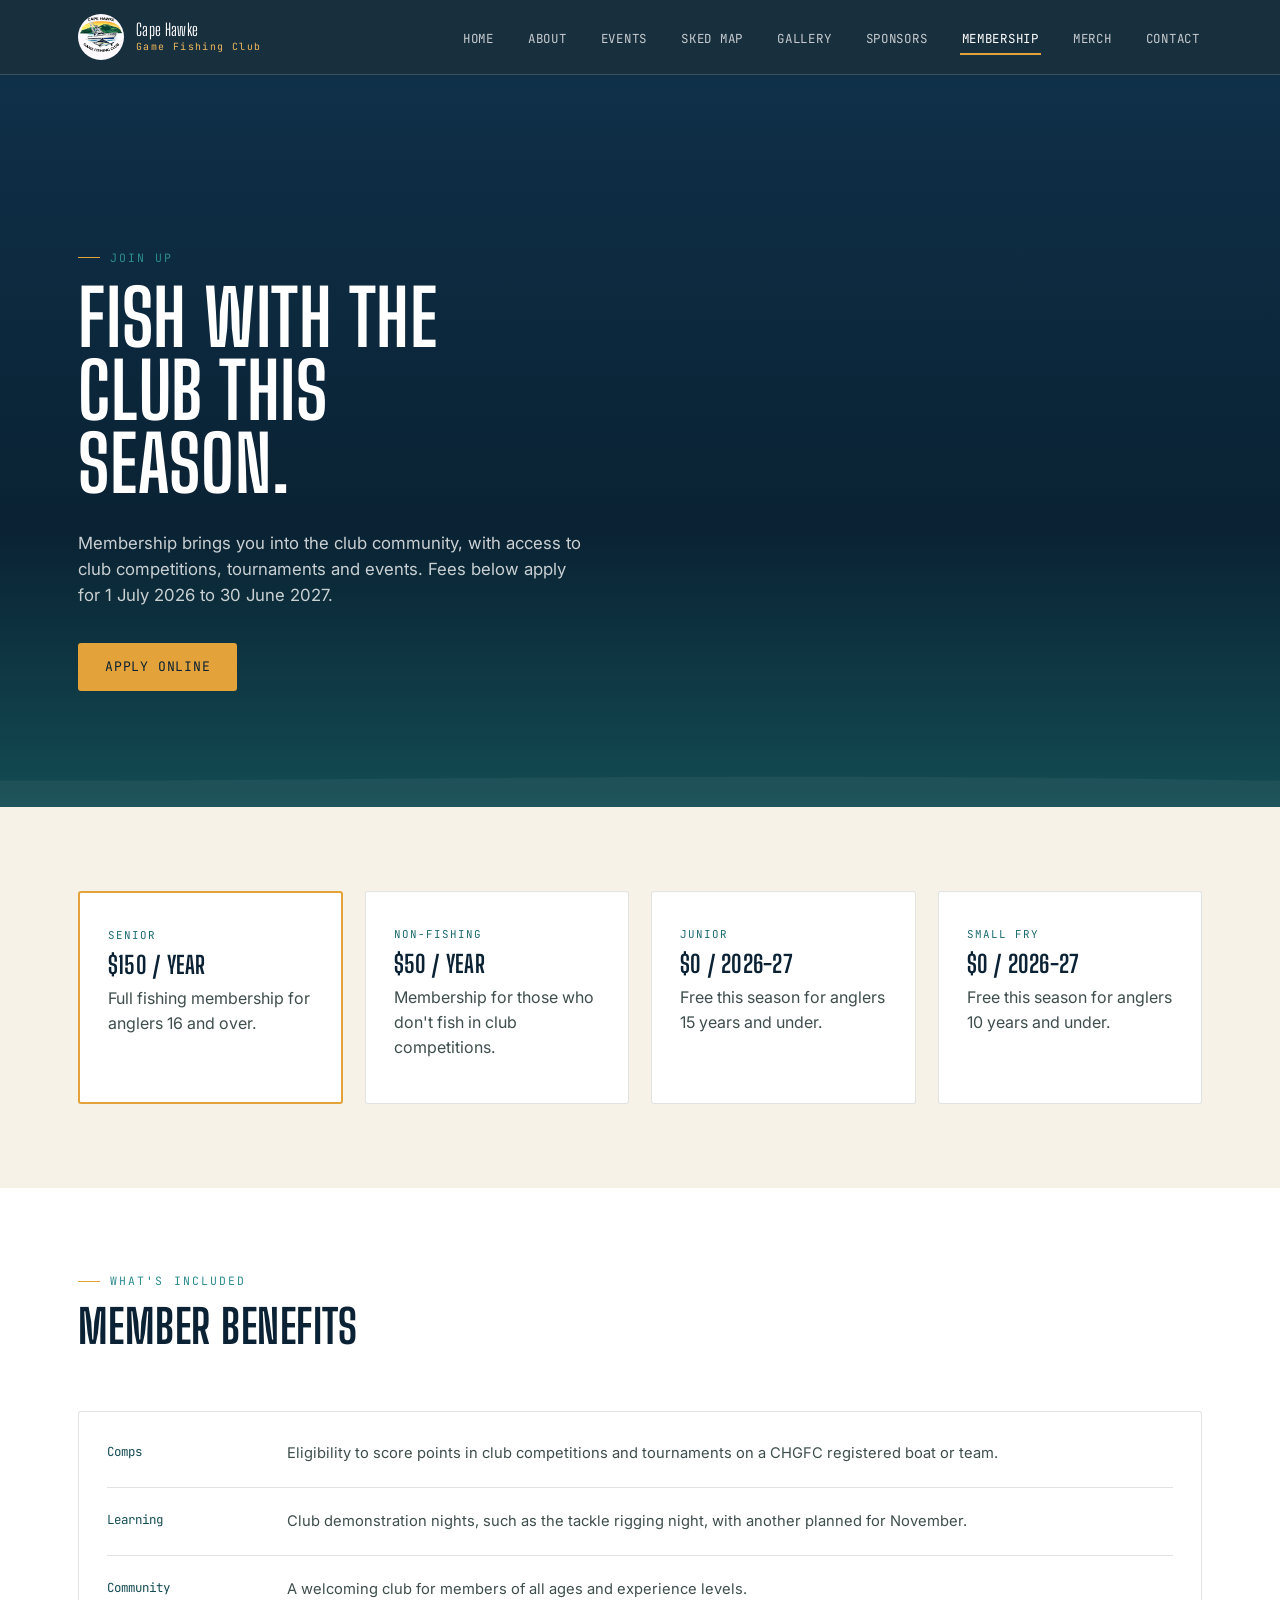
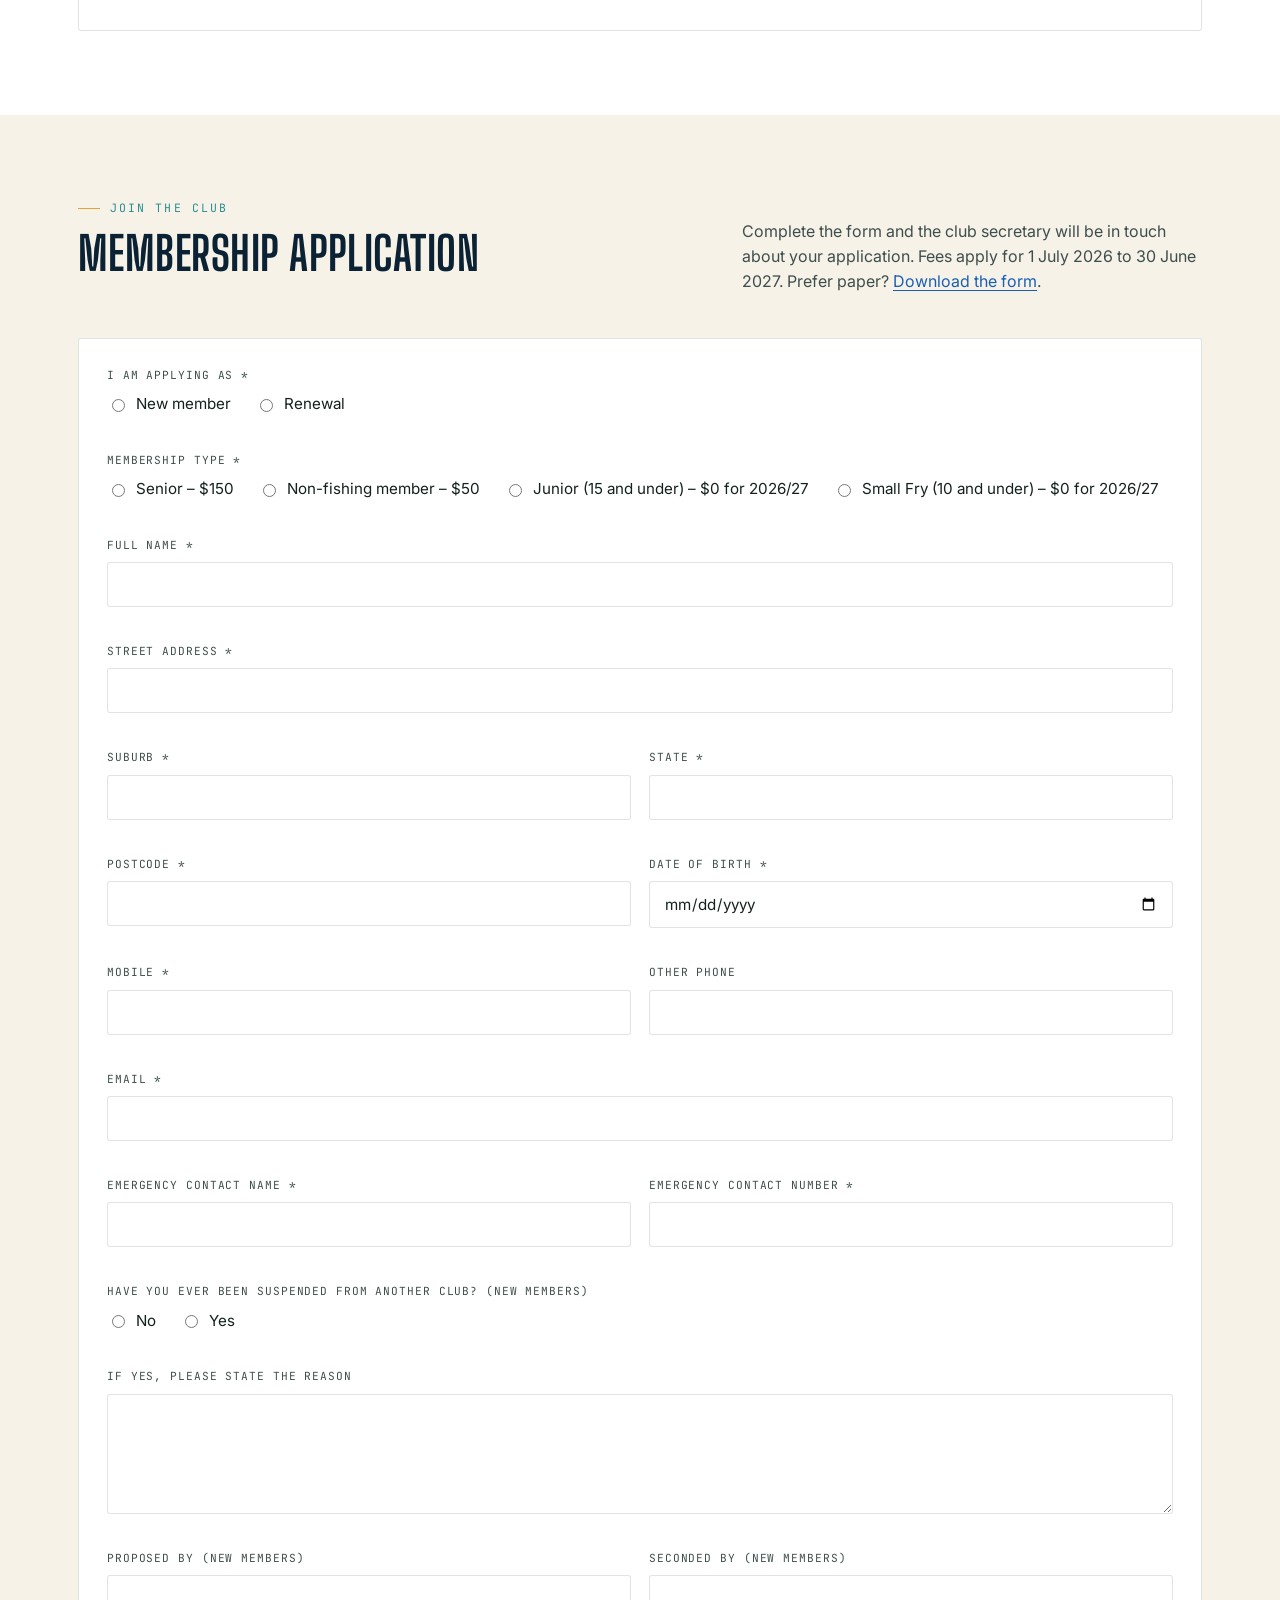
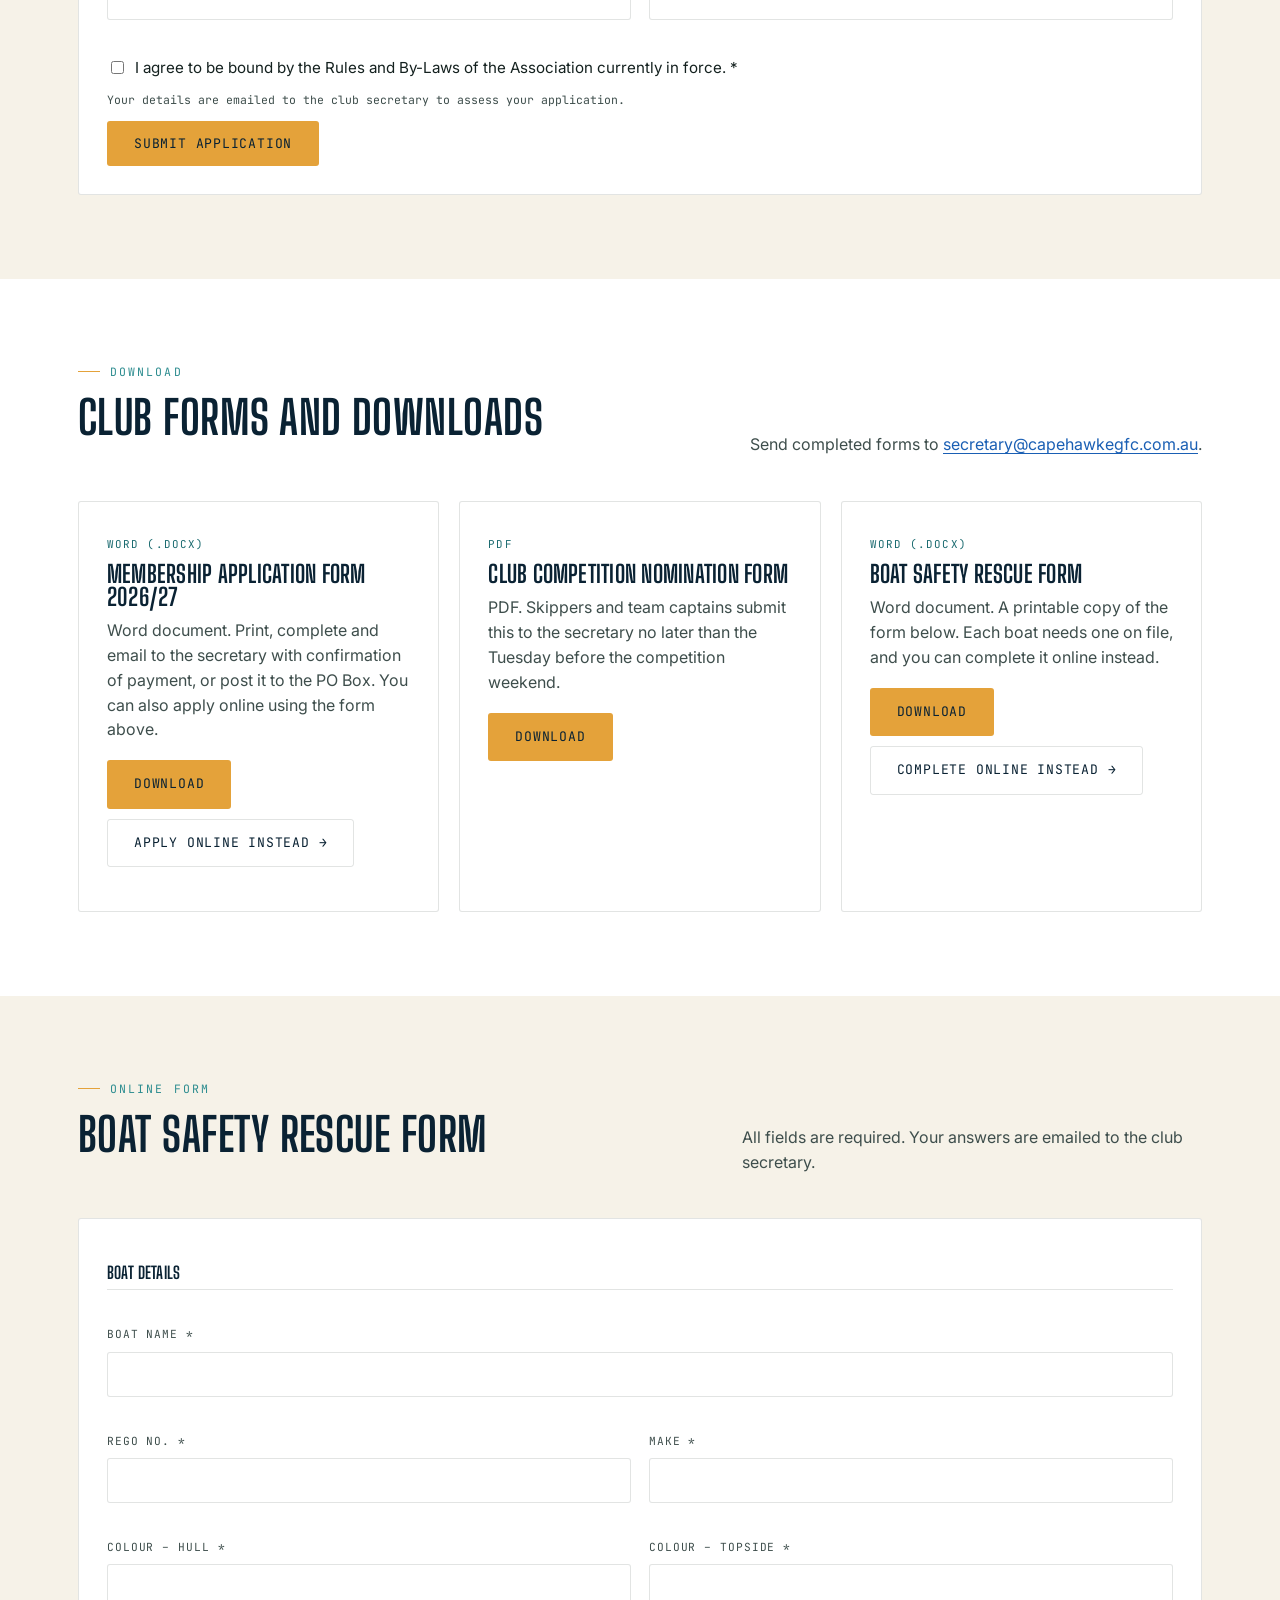
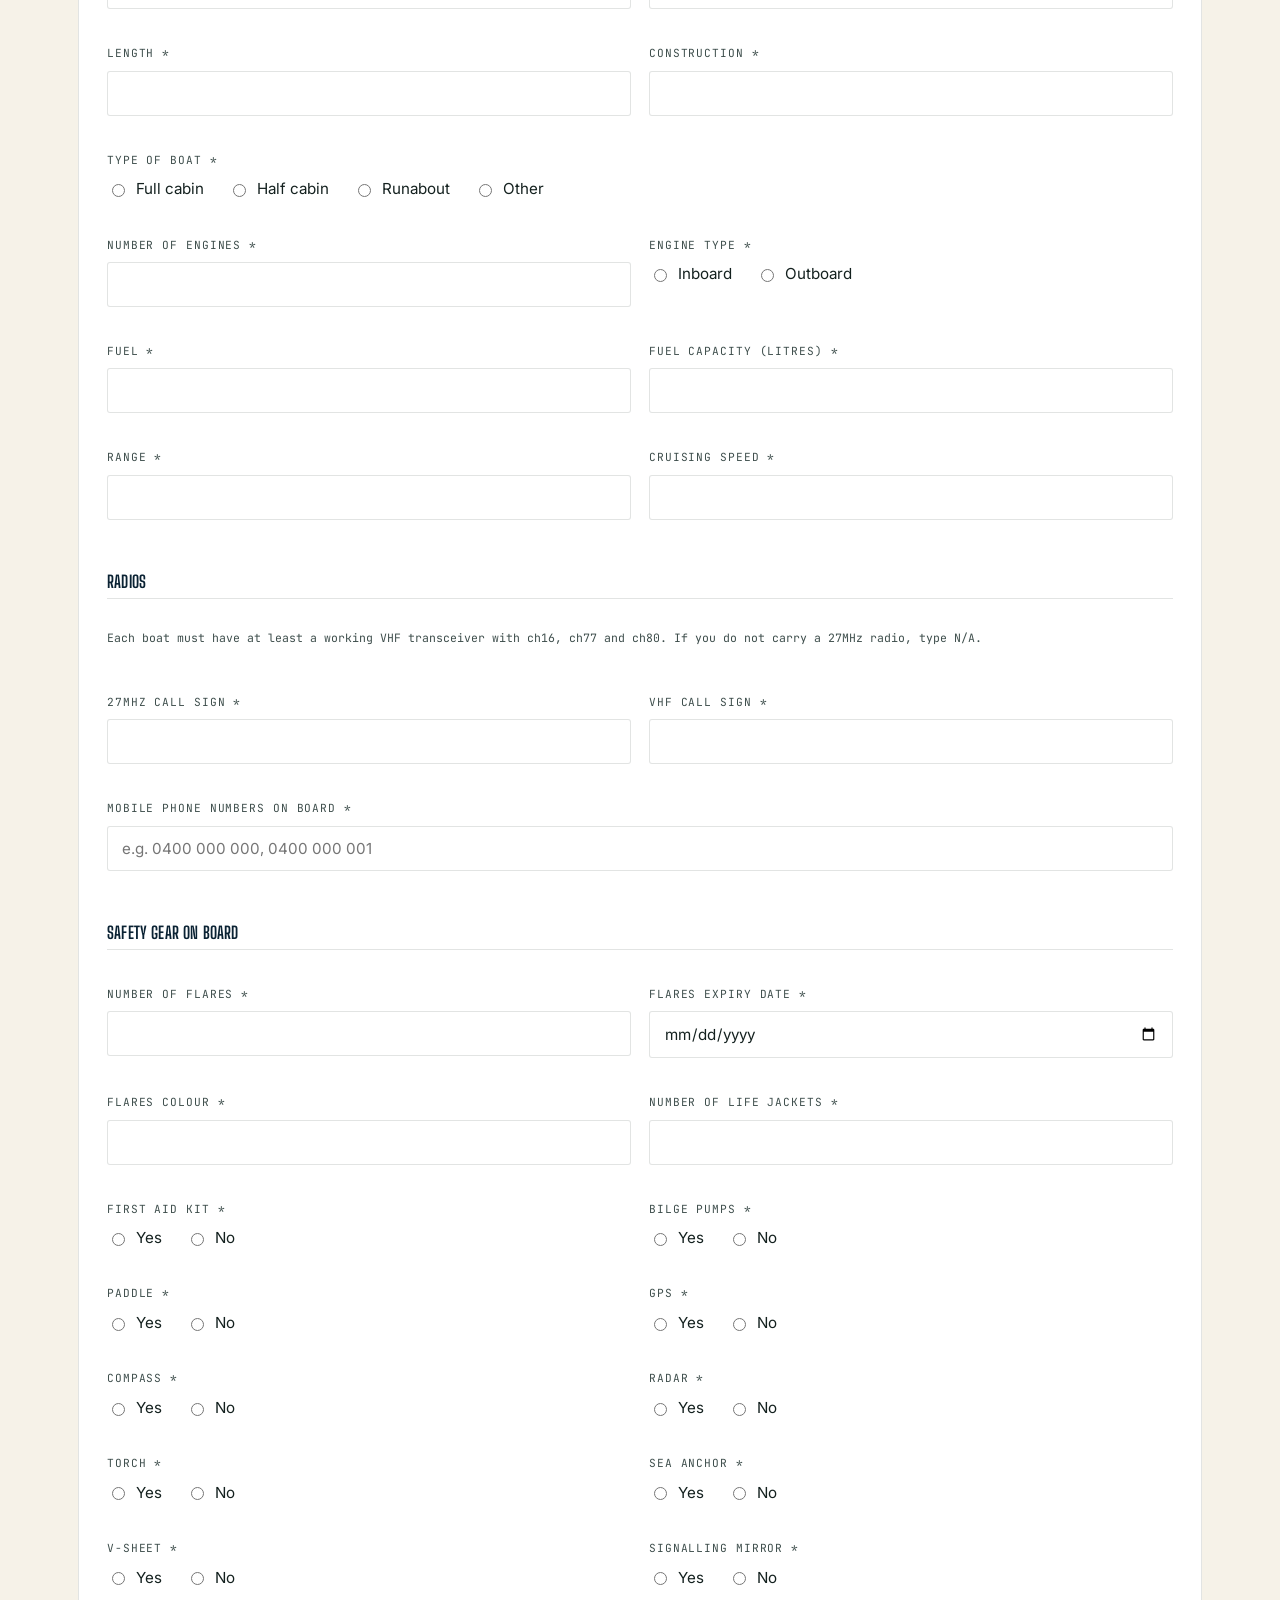
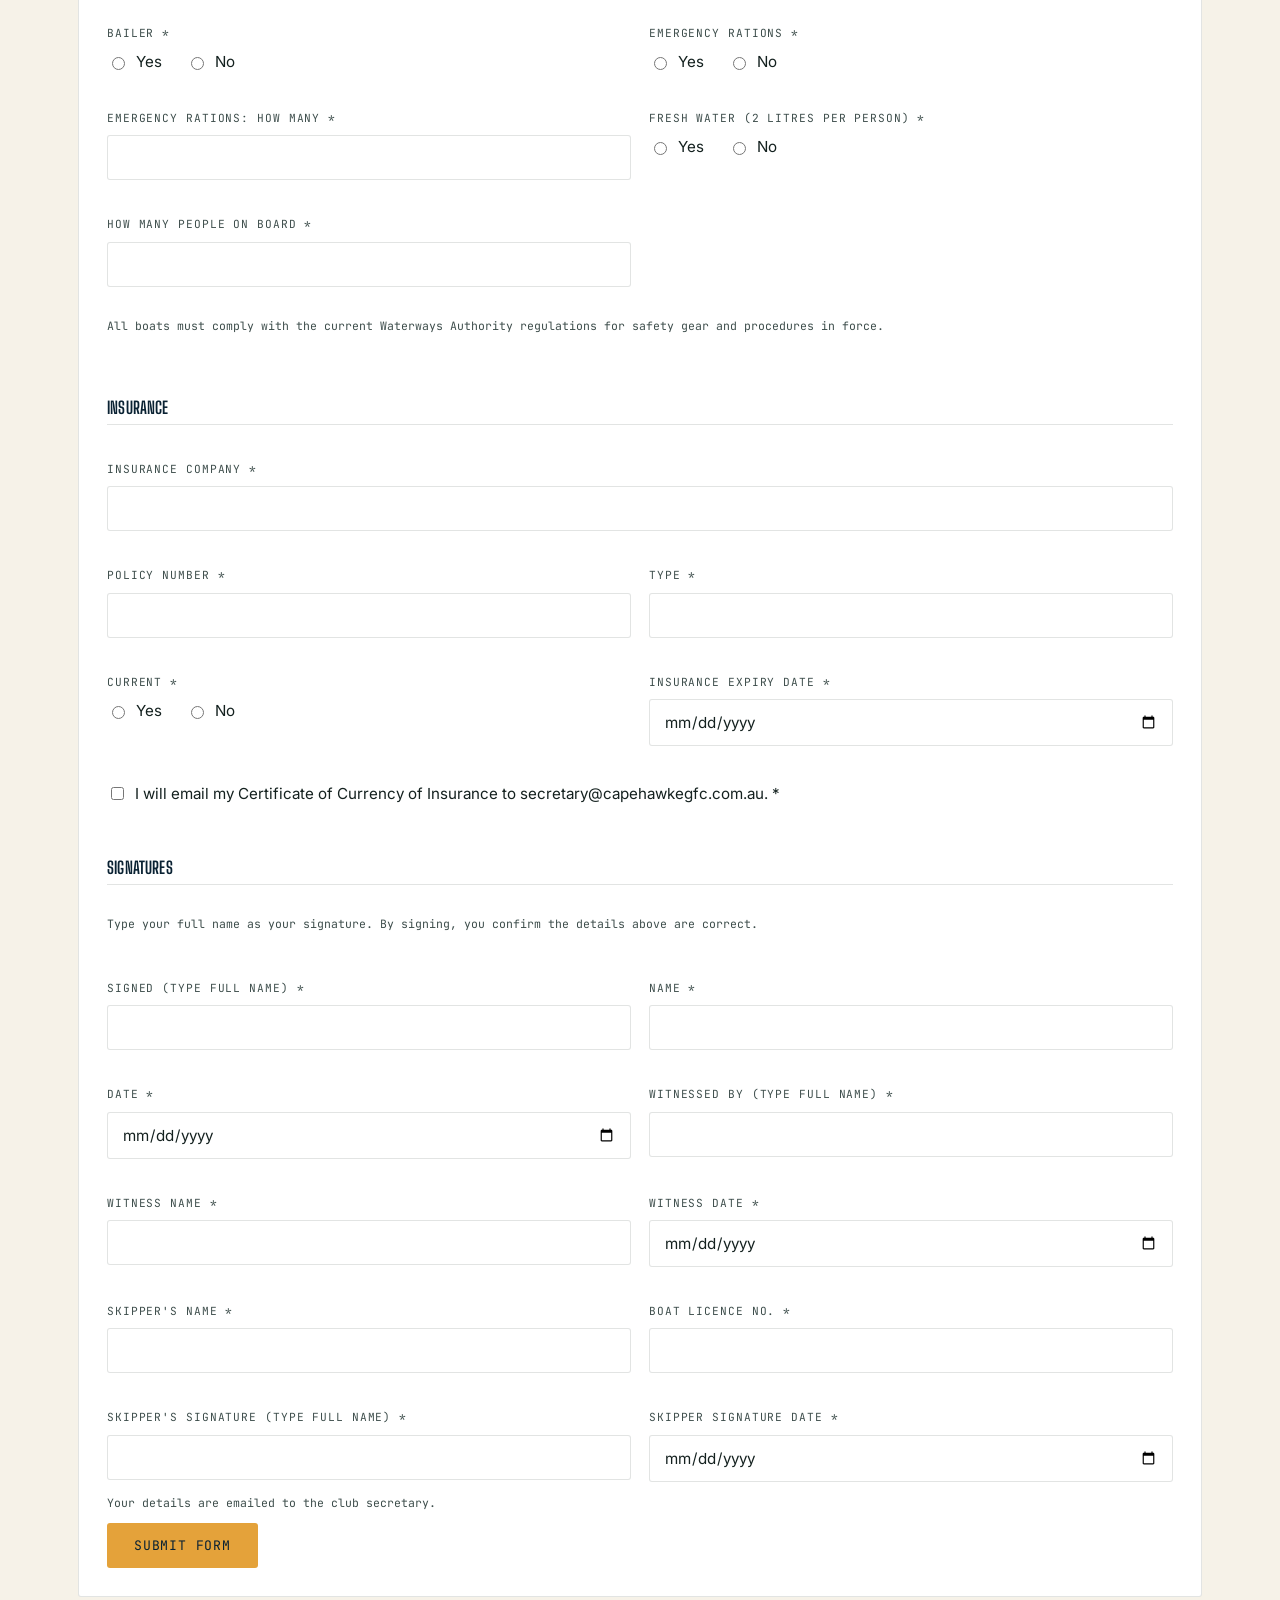
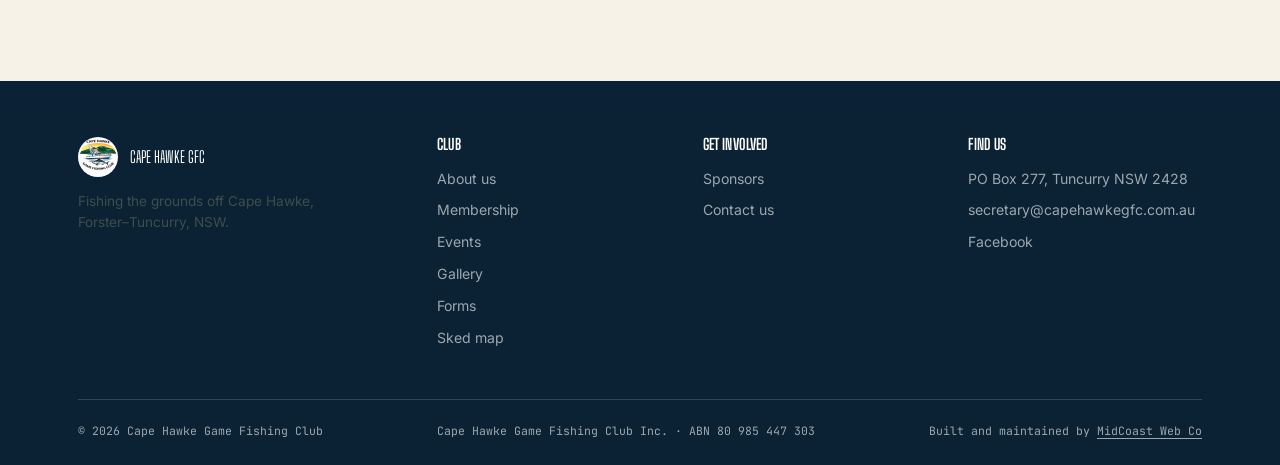
<file: membership.html>
<!DOCTYPE html>
<html lang="en">
<head>
<meta charset="UTF-8">
<meta name="viewport" content="width=device-width, initial-scale=1.0">
<title>Membership | Cape Hawke Game Fishing Club, Forster–Tuncurry</title>
<meta name="description" content="Join Cape Hawke Game Fishing Club. Apply for membership online and become part of a welcoming Mid Coast game fishing club.">
<link rel="canonical" href="https://capehawkegfc.com.au/membership.html">
<meta property="og:type" content="website">
<meta property="og:site_name" content="Cape Hawke Game Fishing Club">
<meta property="og:title" content="Membership | Cape Hawke Game Fishing Club, Forster–Tuncurry">
<meta property="og:description" content="Join Cape Hawke Game Fishing Club. Apply for membership online and become part of a welcoming Mid Coast game fishing club.">
<meta property="og:url" content="https://capehawkegfc.com.au/membership.html">
<meta property="og:image" content="https://capehawkegfc.com.au/assets/logo.jpg">

<link rel="preconnect" href="https://fonts.googleapis.com">
<link href="https://fonts.googleapis.com/css2?family=Big+Shoulders+Display:wght@600;700;800&family=Inter:wght@400;500;600&family=JetBrains+Mono:wght@400;500&display=swap" rel="stylesheet">
<link rel="stylesheet" href="css/styles.css?v=20261113">
</head>
<body>

<header class="site-header">
  <nav class="nav">
    <a class="brand" href="index.html">
      <img src="assets/logo.jpg" alt="Cape Hawke Game Fishing Club logo">
      <span class="brand-text">
        <span class="name">Cape Hawke</span>
        <span class="sub">Game Fishing Club</span>
      </span>
    </a>
    <button class="nav-toggle" aria-label="Toggle menu" aria-expanded="false">☰ Menu</button>
    <ul class="nav-links">
      <li><a href="index.html">Home</a></li>
      <li><a href="about.html">About</a></li>
      <li><a href="events.html">Events</a></li><li><a href="sked.html">Sked Map</a></li><li><a href="gallery.html">Gallery</a></li>
      <li><a href="sponsors.html">Sponsors</a></li>
      <li><a href="membership.html" aria-current="page">Membership</a></li>
      <li><a href="shop.html">Merch</a></li><li><a href="contact.html">Contact</a></li>
    </ul>
  </nav>
</header>

<section class="hero" style="padding-bottom: 0;">
  <div class="hero-inner" style="padding-bottom: 60px;">
    <div class="eyebrow">Join up</div>
    <h1 style="max-width: 14ch;">Fish with the club this season.</h1>
    <p class="lede">Membership brings you into the club community, with access to club competitions, tournaments and events. Fees below apply for 1 July 2026 to 30 June 2027.</p>
    <div class="hero-actions"><a class="btn btn-gold" href="#apply">Apply online</a></div>
  </div>
  <svg class="tideline" viewBox="0 0 1440 64" preserveAspectRatio="none" style="position:absolute; bottom:0; left:0;">
    <path data-base="M0,32 C 300,32 900,32 1440,32 L1440,64 L0,64 Z" fill="rgba(255,255,255,0.05)"></path>
  </svg>
</section>

<section class="section-sand">
  <div class="container">
    <div class="grid-4">
      <div class="card" style="border-color: var(--gold); border-width: 2px;">
        <span class="tag">Senior</span>
        <h3>$150 / year</h3>
        <p>Full fishing membership for anglers 16 and over.</p>
      </div>
      <div class="card">
        <span class="tag">Non-fishing</span>
        <h3>$50 / year</h3>
        <p>Membership for those who don't fish in club competitions.</p>
      </div>
      <div class="card">
        <span class="tag">Junior</span>
        <h3>$0 / 2026-27</h3>
        <p>Free this season for anglers 15 years and under.</p>
      </div>
      <div class="card">
        <span class="tag">Small Fry</span>
        <h3>$0 / 2026-27</h3>
        <p>Free this season for anglers 10 years and under.</p>
      </div>
    </div>
  </div>
</section>

<section class="section-white">
  <div class="container">
    <div class="section-head">
      <div>
        <div class="eyebrow">What's included</div>
        <h2>Member benefits</h2>
      </div>
    </div>
    <div class="card" style="padding: 0;">
      <div style="padding: 8px 28px;">
        <div class="info-row"><span class="when">Comps</span><div class="what"><p>Eligibility to score points in club competitions and tournaments on a CHGFC registered boat or team.</p></div></div>
        <div class="info-row"><span class="when">Learning</span><div class="what"><p>Club demonstration nights, such as the tackle rigging night, with another planned for November.</p></div></div>
        <div class="info-row"><span class="when">Community</span><div class="what"><p>A welcoming club for members of all ages and experience levels.</p></div></div>
      </div>
    </div>
  </div>
</section>

<section class="section-sand" id="apply">
  <div class="container">
    <div class="section-head">
      <div>
        <div class="eyebrow">Join the club</div>
        <h2>Membership application</h2>
      </div>
      <p>Complete the form and the club secretary will be in touch about your application. Fees apply for 1 July 2026 to 30 June 2027. Prefer paper? <a href="#forms-downloads">Download the form</a>.</p>
    </div>
    <div class="card">
      <!-- TODO: proposer/seconder are optional for now (the form asks for members of 1+ year's standing); confirm with the secretary -->
      <form id="join-form">
        <input type="hidden" name="access_key" value="df0476c0-bca7-45e7-892a-080580cc840f">
        <input type="hidden" name="subject" value="New membership application (website)">
        <input type="hidden" name="from_name" value="CHGFC website">
        <input type="checkbox" name="botcheck" class="hp" tabindex="-1" autocomplete="off" aria-hidden="true">
        <div class="form-grid">
          <div class="field full" role="radiogroup" aria-labelledby="j-type-l"><span class="legend" id="j-type-l">I am applying as *</span><div class="choices"><label class="choice"><input type="radio" name="application_type" value="New member" required> New member</label><label class="choice"><input type="radio" name="application_type" value="Renewal"> Renewal</label></div></div>
          <div class="field full" role="radiogroup" aria-labelledby="j-fee-l"><span class="legend" id="j-fee-l">Membership type *</span><div class="choices"><label class="choice"><input type="radio" name="membership_type" value="Senior – $150" required> Senior – $150</label><label class="choice"><input type="radio" name="membership_type" value="Non-fishing member – $50"> Non-fishing member – $50</label><label class="choice"><input type="radio" name="membership_type" value="Junior (15 and under) – $0 for 2026/27"> Junior (15 and under) – $0 for 2026/27</label><label class="choice"><input type="radio" name="membership_type" value="Small Fry (10 and under) – $0 for 2026/27"> Small Fry (10 and under) – $0 for 2026/27</label></div></div>
          <div class="field full"><label for="j-name">Full name *</label><input type="text" id="j-name" name="name" required autocomplete="name"></div>
          <div class="field full"><label for="j-address">Street address *</label><input type="text" id="j-address" name="address" required autocomplete="street-address"></div>
          <div class="field"><label for="j-suburb">Suburb *</label><input type="text" id="j-suburb" name="suburb" required autocomplete="address-level2"></div>
          <div class="field"><label for="j-state">State *</label><input type="text" id="j-state" name="state" required autocomplete="address-level1"></div>
          <div class="field"><label for="j-postcode">Postcode *</label><input type="text" id="j-postcode" name="postcode" required autocomplete="postal-code"></div>
          <div class="field"><label for="j-dob">Date of birth *</label><input type="date" id="j-dob" name="date_of_birth" required autocomplete="bday"></div>
          <div class="field"><label for="j-mobile">Mobile *</label><input type="tel" id="j-mobile" name="mobile" required autocomplete="tel"></div>
          <div class="field"><label for="j-phone">Other phone</label><input type="tel" id="j-phone" name="phone"></div>
          <div class="field full"><label for="j-email">Email *</label><input type="email" id="j-email" name="email" required autocomplete="email"></div>
          <div class="field"><label for="j-em-name">Emergency contact name *</label><input type="text" id="j-em-name" name="emergency_contact_name" required></div>
          <div class="field"><label for="j-em-num">Emergency contact number *</label><input type="tel" id="j-em-num" name="emergency_contact_number" required></div>
          <div class="field full" role="radiogroup" aria-labelledby="j-susp-l"><span class="legend" id="j-susp-l">Have you ever been suspended from another club? (new members)</span><div class="choices"><label class="choice"><input type="radio" name="suspended_from_another_club" value="No"> No</label><label class="choice"><input type="radio" name="suspended_from_another_club" value="Yes"> Yes</label></div></div>
          <div class="field full"><label for="j-susp-reason">If yes, please state the reason</label><textarea id="j-susp-reason" name="suspension_reason" rows="3"></textarea></div>
          <div class="field"><label for="j-prop">Proposed by (new members)</label><input type="text" id="j-prop" name="proposed_by"></div>
          <div class="field"><label for="j-sec">Seconded by (new members)</label><input type="text" id="j-sec" name="seconded_by"></div>
          <div class="field full"><label class="choice" for="j-agree"><input type="checkbox" id="j-agree" name="agreed_to_rules" value="Yes" required> I agree to be bound by the Rules and By-Laws of the Association currently in force. *</label></div>
        </div>
        <p class="form-note">Your details are emailed to the club secretary to assess your application.</p>
        <button type="submit" class="btn btn-gold">Submit application</button>
        <div class="form-status" role="status" aria-live="polite"></div>
      </form>
    </div>
  </div>
</section>

<section class="section-white" id="forms-downloads">
  <div class="container">
    <div class="section-head"><div><div class="eyebrow">Download</div><h2>Club forms and downloads</h2></div><p>Send completed forms to <a href="mailto:secretary@capehawkegfc.com.au">secretary@capehawkegfc.com.au</a>.</p></div>
    <div class="forms-list">
      <div class="card"><span class="tag">Word (.docx)</span><h3>Membership Application Form 2026/27</h3><p>Word document. Print, complete and email to the secretary with confirmation of payment, or post it to the PO Box. You can also apply online using the form above.</p><p><a class="btn btn-gold" href="assets/forms/CHGFC-Membership-Form-2026-27.docx" download>Download</a> <a class="btn btn-outline-dark" href="#apply">Apply online instead →</a></p></div>
      <div class="card"><span class="tag">PDF</span><h3>Club Competition Nomination Form</h3><p>PDF. Skippers and team captains submit this to the secretary no later than the Tuesday before the competition weekend.</p><p><a class="btn btn-gold" href="assets/forms/CHGFC-Club-Competition-Nomination-Form.pdf" download>Download</a></p></div>
      <div class="card"><span class="tag">Word (.docx)</span><h3>Boat Safety Rescue Form</h3><p>Word document. A printable copy of the form below. Each boat needs one on file, and you can complete it online instead.</p><p><a class="btn btn-gold" href="assets/forms/CHGFC-Boat-Safety-Rescue-Form.docx" download>Download</a> <a class="btn btn-outline-dark" href="#boat-safety-m">Complete online instead →</a></p></div>
      </div>
  </div>
</section>

<section class="section-sand" id="boat-safety-m">
  <div class="container">
    <div class="section-head"><div><div class="eyebrow">Online form</div><h2>Boat Safety Rescue Form</h2></div><p>All fields are required. Your answers are emailed to the club secretary.</p></div>
    <div class="card">
      <form id="boat-form-m">
        <input type="hidden" name="access_key" value="df0476c0-bca7-45e7-892a-080580cc840f">
        <input type="hidden" name="subject" value="Boat Safety Rescue Form (website)">
        <input type="hidden" name="from_name" value="CHGFC website">
        <input type="checkbox" name="botcheck" class="hp" tabindex="-1" autocomplete="off" aria-hidden="true">
        <div class="form-grid">
          <div class="field full"><h3 class="form-sub">Boat details</h3></div>
          <div class="field full"><label for="mb1">Boat name *</label><input type="text" id="mb1" name="boat_name" required></div>
          <div class="field"><label for="mb2">Rego no. *</label><input type="text" id="mb2" name="rego_no" required></div>
          <div class="field"><label for="mb3">Make *</label><input type="text" id="mb3" name="make" required></div>
          <div class="field"><label for="mb4">Colour – hull *</label><input type="text" id="mb4" name="hull_colour" required></div>
          <div class="field"><label for="mb5">Colour – topside *</label><input type="text" id="mb5" name="topside_colour" required></div>
          <div class="field"><label for="mb6">Length *</label><input type="text" id="mb6" name="length" required></div>
          <div class="field"><label for="mb7">Construction *</label><input type="text" id="mb7" name="construction" required></div>
          <div class="field full" role="radiogroup" aria-labelledby="mb8"><span class="legend" id="mb8">Type of boat *</span><div class="choices"><label class="choice"><input type="radio" name="boat_type" value="Full cabin" required> Full cabin</label><label class="choice"><input type="radio" name="boat_type" value="Half cabin"> Half cabin</label><label class="choice"><input type="radio" name="boat_type" value="Runabout"> Runabout</label><label class="choice"><input type="radio" name="boat_type" value="Other"> Other</label></div></div>
          <div class="field"><label for="mb9">Number of engines *</label><input type="number" id="mb9" name="number_of_engines" required min="1"></div>
          <div class="field" role="radiogroup" aria-labelledby="mb10"><span class="legend" id="mb10">Engine type *</span><div class="choices"><label class="choice"><input type="radio" name="engine_type" value="Inboard" required> Inboard</label><label class="choice"><input type="radio" name="engine_type" value="Outboard"> Outboard</label></div></div>
          <div class="field"><label for="mb11">Fuel *</label><input type="text" id="mb11" name="fuel" required></div>
          <div class="field"><label for="mb12">Fuel capacity (litres) *</label><input type="number" id="mb12" name="fuel_capacity_litres" required min="0"></div>
          <div class="field"><label for="mb13">Range *</label><input type="text" id="mb13" name="range" required></div>
          <div class="field"><label for="mb14">Cruising speed *</label><input type="text" id="mb14" name="cruising_speed" required></div>
          <div class="field full"><h3 class="form-sub">Radios</h3></div>
          <div class="field full"><p class="form-note">Each boat must have at least a working VHF transceiver with ch16, ch77 and ch80. If you do not carry a 27MHz radio, type N/A.</p></div>
          <div class="field"><label for="mb15">27MHz call sign *</label><input type="text" id="mb15" name="call_sign_27mhz" required></div>
          <div class="field"><label for="mb16">VHF call sign *</label><input type="text" id="mb16" name="call_sign_vhf" required></div>
          <div class="field full"><label for="mb17">Mobile phone numbers on board *</label><input type="text" id="mb17" name="mobile_numbers_on_board" required placeholder="e.g. 0400 000 000, 0400 000 001"></div>
          <div class="field full"><h3 class="form-sub">Safety gear on board</h3></div>
          <div class="field"><label for="mb18">Number of flares *</label><input type="number" id="mb18" name="flares_number" required min="0"></div>
          <div class="field"><label for="mb19">Flares expiry date *</label><input type="date" id="mb19" name="flares_expiry" required></div>
          <div class="field"><label for="mb20">Flares colour *</label><input type="text" id="mb20" name="flares_colour" required></div>
          <div class="field"><label for="mb21">Number of life jackets *</label><input type="number" id="mb21" name="life_jackets_number" required min="0"></div>
          <div class="field" role="radiogroup" aria-labelledby="mb22"><span class="legend" id="mb22">First aid kit *</span><div class="choices"><label class="choice"><input type="radio" name="first_aid_kit" value="Yes" required> Yes</label><label class="choice"><input type="radio" name="first_aid_kit" value="No"> No</label></div></div>
          <div class="field" role="radiogroup" aria-labelledby="mb23"><span class="legend" id="mb23">Bilge pumps *</span><div class="choices"><label class="choice"><input type="radio" name="bilge_pumps" value="Yes" required> Yes</label><label class="choice"><input type="radio" name="bilge_pumps" value="No"> No</label></div></div>
          <div class="field" role="radiogroup" aria-labelledby="mb24"><span class="legend" id="mb24">Paddle *</span><div class="choices"><label class="choice"><input type="radio" name="paddle" value="Yes" required> Yes</label><label class="choice"><input type="radio" name="paddle" value="No"> No</label></div></div>
          <div class="field" role="radiogroup" aria-labelledby="mb25"><span class="legend" id="mb25">GPS *</span><div class="choices"><label class="choice"><input type="radio" name="gps" value="Yes" required> Yes</label><label class="choice"><input type="radio" name="gps" value="No"> No</label></div></div>
          <div class="field" role="radiogroup" aria-labelledby="mb26"><span class="legend" id="mb26">Compass *</span><div class="choices"><label class="choice"><input type="radio" name="compass" value="Yes" required> Yes</label><label class="choice"><input type="radio" name="compass" value="No"> No</label></div></div>
          <div class="field" role="radiogroup" aria-labelledby="mb27"><span class="legend" id="mb27">Radar *</span><div class="choices"><label class="choice"><input type="radio" name="radar" value="Yes" required> Yes</label><label class="choice"><input type="radio" name="radar" value="No"> No</label></div></div>
          <div class="field" role="radiogroup" aria-labelledby="mb28"><span class="legend" id="mb28">Torch *</span><div class="choices"><label class="choice"><input type="radio" name="torch" value="Yes" required> Yes</label><label class="choice"><input type="radio" name="torch" value="No"> No</label></div></div>
          <div class="field" role="radiogroup" aria-labelledby="mb29"><span class="legend" id="mb29">Sea anchor *</span><div class="choices"><label class="choice"><input type="radio" name="sea_anchor" value="Yes" required> Yes</label><label class="choice"><input type="radio" name="sea_anchor" value="No"> No</label></div></div>
          <div class="field" role="radiogroup" aria-labelledby="mb30"><span class="legend" id="mb30">V-sheet *</span><div class="choices"><label class="choice"><input type="radio" name="v_sheet" value="Yes" required> Yes</label><label class="choice"><input type="radio" name="v_sheet" value="No"> No</label></div></div>
          <div class="field" role="radiogroup" aria-labelledby="mb31"><span class="legend" id="mb31">Signalling mirror *</span><div class="choices"><label class="choice"><input type="radio" name="signalling_mirror" value="Yes" required> Yes</label><label class="choice"><input type="radio" name="signalling_mirror" value="No"> No</label></div></div>
          <div class="field" role="radiogroup" aria-labelledby="mb32"><span class="legend" id="mb32">Bailer *</span><div class="choices"><label class="choice"><input type="radio" name="bailer" value="Yes" required> Yes</label><label class="choice"><input type="radio" name="bailer" value="No"> No</label></div></div>
          <div class="field" role="radiogroup" aria-labelledby="mb33"><span class="legend" id="mb33">Emergency rations *</span><div class="choices"><label class="choice"><input type="radio" name="emergency_rations" value="Yes" required> Yes</label><label class="choice"><input type="radio" name="emergency_rations" value="No"> No</label></div></div>
          <div class="field"><label for="mb34">Emergency rations: how many *</label><input type="number" id="mb34" name="emergency_rations_how_many" required min="0"></div>
          <div class="field" role="radiogroup" aria-labelledby="mb35"><span class="legend" id="mb35">Fresh water (2 litres per person) *</span><div class="choices"><label class="choice"><input type="radio" name="fresh_water" value="Yes" required> Yes</label><label class="choice"><input type="radio" name="fresh_water" value="No"> No</label></div></div>
          <div class="field"><label for="mb36">How many people on board *</label><input type="number" id="mb36" name="people_on_board" required min="1"></div>
          <div class="field full"><p class="form-note">All boats must comply with the current Waterways Authority regulations for safety gear and procedures in force.</p></div>
          <div class="field full"><h3 class="form-sub">Insurance</h3></div>
          <div class="field full"><label for="mb37">Insurance company *</label><input type="text" id="mb37" name="insurance_company" required></div>
          <div class="field"><label for="mb38">Policy number *</label><input type="text" id="mb38" name="policy_number" required></div>
          <div class="field"><label for="mb39">Type *</label><input type="text" id="mb39" name="insurance_type" required></div>
          <div class="field" role="radiogroup" aria-labelledby="mb40"><span class="legend" id="mb40">Current *</span><div class="choices"><label class="choice"><input type="radio" name="insurance_current" value="Yes" required> Yes</label><label class="choice"><input type="radio" name="insurance_current" value="No"> No</label></div></div>
          <div class="field"><label for="mb41">Insurance expiry date *</label><input type="date" id="mb41" name="insurance_expiry" required></div>
          <div class="field full"><label class="choice" for="mb-cert"><input type="checkbox" id="mb-cert" name="certificate_to_be_emailed" value="Yes" required> I will email my Certificate of Currency of Insurance to secretary@capehawkegfc.com.au. *</label></div>
          <div class="field full"><h3 class="form-sub">Signatures</h3></div>
          <div class="field full"><p class="form-note">Type your full name as your signature. By signing, you confirm the details above are correct.</p></div>
          <div class="field"><label for="mb42">Signed (type full name) *</label><input type="text" id="mb42" name="signed" required></div>
          <div class="field"><label for="mb43">Name *</label><input type="text" id="mb43" name="signed_name" required></div>
          <div class="field"><label for="mb44">Date *</label><input type="date" id="mb44" name="signed_date" required></div>
          <div class="field"><label for="mb45">Witnessed by (type full name) *</label><input type="text" id="mb45" name="witnessed" required></div>
          <div class="field"><label for="mb46">Witness name *</label><input type="text" id="mb46" name="witness_name" required></div>
          <div class="field"><label for="mb47">Witness date *</label><input type="date" id="mb47" name="witness_date" required></div>
          <div class="field"><label for="mb48">Skipper's name *</label><input type="text" id="mb48" name="skipper_name" required></div>
          <div class="field"><label for="mb49">Boat licence no. *</label><input type="text" id="mb49" name="boat_licence_no" required></div>
          <div class="field"><label for="mb50">Skipper's signature (type full name) *</label><input type="text" id="mb50" name="skipper_signature" required></div>
          <div class="field"><label for="mb51">Skipper signature date *</label><input type="date" id="mb51" name="skipper_date" required></div>
        </div>
        <p class="form-note">Your details are emailed to the club secretary.</p>
        <button type="submit" class="btn btn-gold">Submit form</button>
        <div class="form-status" role="status" aria-live="polite"></div>
      </form>
    </div>
  </div>
</section>

<footer class="site-footer">
  <div class="container">
    <div class="footer-grid">
      <div>
        <div class="footer-brand">
          <img src="assets/logo.jpg" alt="Cape Hawke Game Fishing Club logo">
          <span style="color:var(--white); font-family:var(--font-display); text-transform:uppercase;">Cape Hawke GFC</span>
        </div>
        <p style="max-width:32ch; font-size:0.85rem;">Fishing the grounds off Cape Hawke, Forster–Tuncurry, NSW.</p>
      </div>
      <div>
        <h4>Club</h4>
        <ul>
          <li><a href="about.html">About us</a></li>
          <li><a href="membership.html">Membership</a></li>
          <li><a href="events.html">Events</a></li><li><a href="gallery.html">Gallery</a></li><li><a href="forms.html">Forms</a></li><li><a href="sked.html">Sked map</a></li>
        </ul>
      </div>
      <div>
        <h4>Get involved</h4>
        <ul>
          <li><a href="sponsors.html">Sponsors</a></li>
          <li><a href="contact.html">Contact us</a></li>
        </ul>
      </div>
      <div>
        <h4>Find us</h4><ul><li>PO Box 277, Tuncurry NSW 2428</li><li><a href="mailto:secretary@capehawkegfc.com.au">secretary@capehawkegfc.com.au</a></li><li><a href="https://www.facebook.com/profile.php?id=61580954534318" target="_blank" rel="noopener">Facebook</a></li></ul>
      </div>
    </div>
    <div class="footer-bottom">
      <span>© <span data-current-year></span> Cape Hawke Game Fishing Club</span>
      <span>Cape Hawke Game Fishing Club Inc. · ABN 80 985 447 303</span><span>Built and maintained by <a href="https://midcoastweb.com.au" target="_blank" rel="noopener">MidCoast Web Co</a></span>
    </div>
  </div>
</footer>
<script src="js/main.js?v=20261017"></script>
</body>
</html>
</file>
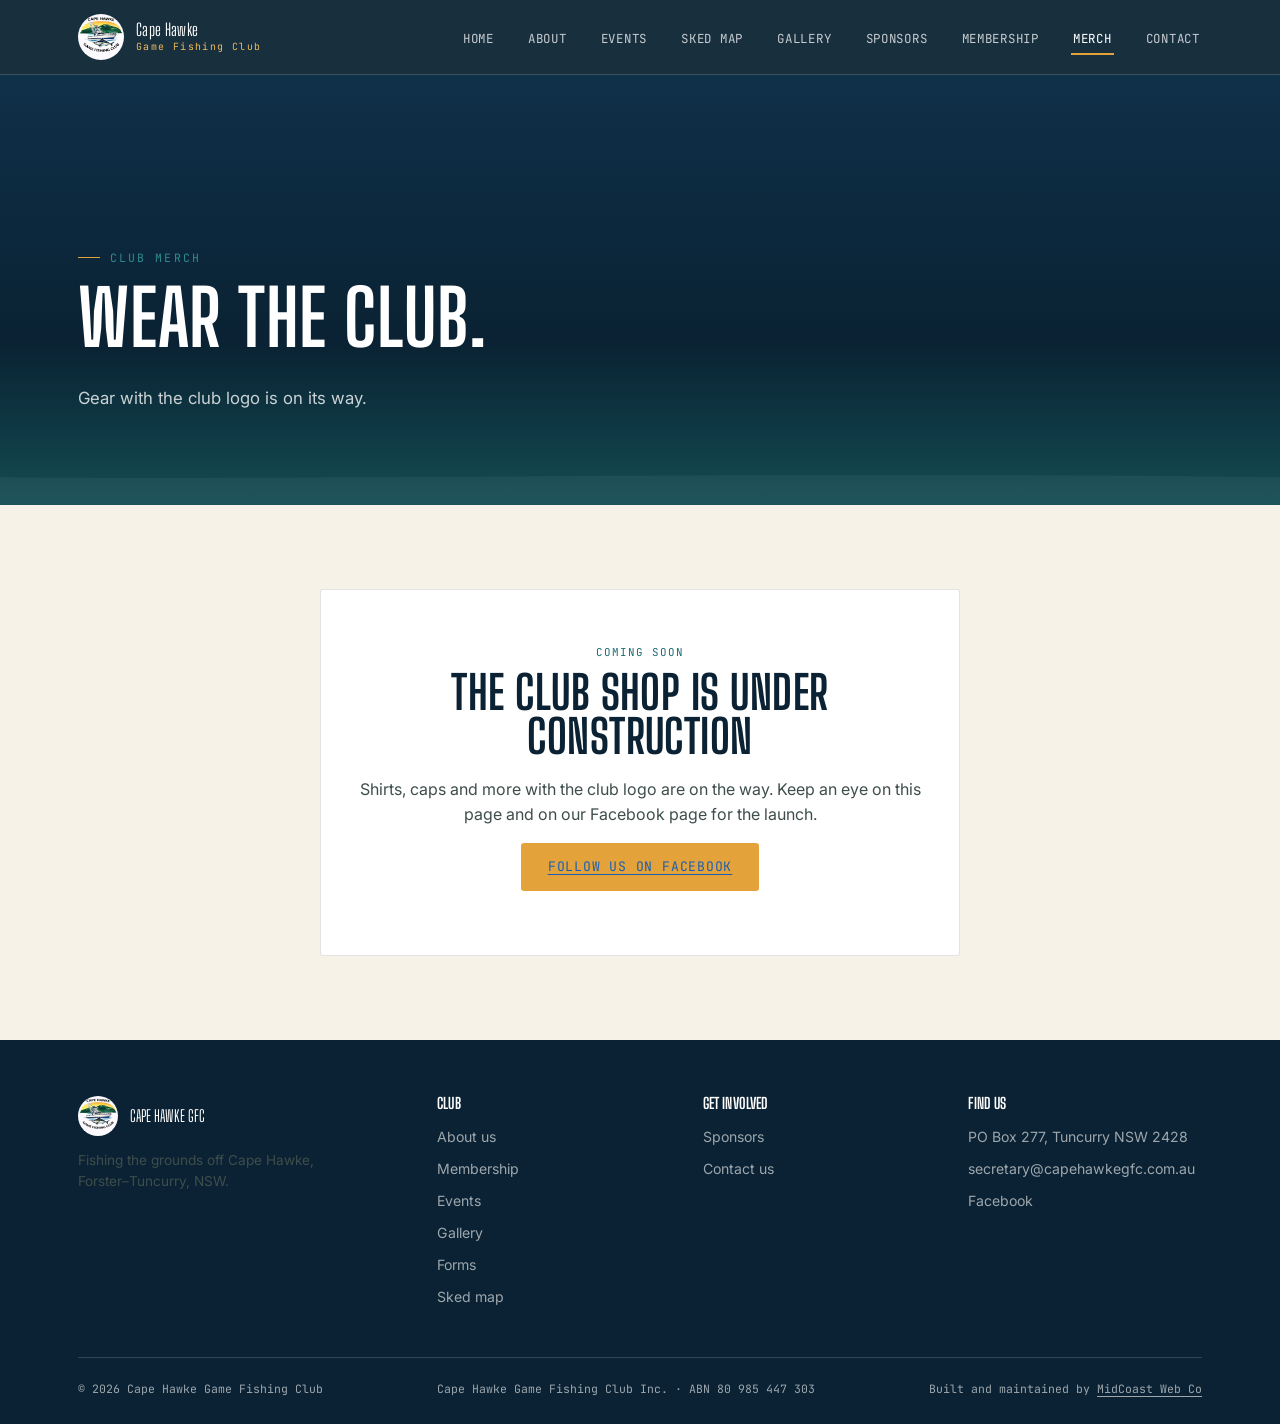
<file: shop.html>
<!DOCTYPE html>
<html lang="en">
<head>
<meta charset="UTF-8">
<meta name="viewport" content="width=device-width, initial-scale=1.0">
<title>Merch | Cape Hawke Game Fishing Club, Forster–Tuncurry</title>
<meta name="robots" content="noindex">
<link rel="preconnect" href="https://fonts.googleapis.com">
<link href="https://fonts.googleapis.com/css2?family=Big+Shoulders+Display:wght@600;700;800&family=Inter:wght@400;500;600&family=JetBrains+Mono:wght@400;500&display=swap" rel="stylesheet">
<link rel="stylesheet" href="css/styles.css?v=20261113">
</head>
<body>

<header class="site-header">
  <nav class="nav">
    <a class="brand" href="index.html">
      <img src="assets/logo.jpg" alt="Cape Hawke Game Fishing Club logo">
      <span class="brand-text">
        <span class="name">Cape Hawke</span>
        <span class="sub">Game Fishing Club</span>
      </span>
    </a>
    <button class="nav-toggle" aria-label="Toggle menu" aria-expanded="false">☰ Menu</button>
    <ul class="nav-links">
      <li><a href="index.html">Home</a></li>
      <li><a href="about.html">About</a></li>
      <li><a href="events.html">Events</a></li><li><a href="sked.html">Sked Map</a></li><li><a href="gallery.html">Gallery</a></li>
      <li><a href="sponsors.html">Sponsors</a></li>
      <li><a href="membership.html">Membership</a></li>
      <li><a href="shop.html" aria-current="page">Merch</a></li><li><a href="contact.html">Contact</a></li>
    </ul>
  </nav>
</header>
<main>
<section class="hero" style="padding-bottom: 0;">
  <div class="hero-inner" style="padding-bottom: 60px;">
    <div class="eyebrow">Club merch</div>
    <h1 style="max-width: 14ch;">Wear the club.</h1>
    <p class="lede">Gear with the club logo is on its way.</p>
  </div>
  <svg class="tideline" viewBox="0 0 1440 64" preserveAspectRatio="none" style="position:absolute; bottom:0; left:0;">
    <path data-base="M0,32 C 300,32 900,32 1440,32 L1440,64 L0,64 Z" fill="rgba(255,255,255,0.05)"></path>
  </svg>
</section>

<section class="section-sand" id="shop-soon">
  <div class="container">
    <div class="card" style="max-width:640px; margin:0 auto; text-align:center; padding:48px 28px;">
      <span class="tag">Coming soon</span>
      <h2>The club shop is under construction</h2>
      <p>Shirts, caps and more with the club logo are on the way. Keep an eye on this page and on our Facebook page for the launch.</p>
      <p><a class="btn btn-gold" href="https://www.facebook.com/profile.php?id=61580954534318" target="_blank" rel="noopener">Follow us on Facebook</a></p>
    </div>
  </div>
</section>

<div id="shop-app" hidden>
<section class="section-sand">
  <div class="container">
    <div id="shop-banner" class="form-status show err" role="status" hidden></div>
    <div id="paid-msg" class="form-status show ok" role="status" hidden>Thank you! Your payment went through and your order has been sent to the club. Your receipt is on its way by email.</div>
    <div class="section-head">
      <div>
        <div class="eyebrow">The shop</div>
        <h2>Merch</h2>
      </div>
      <p>Choose your items and sizes, add them to your basket, then pay once at checkout.</p>
    </div>
    <div id="products" class="grid-3"></div>
  </div>
</section>

<section class="section-white">
  <div class="container">
    <div id="cart" class="card"></div>
  </div>
</section>
</div>
</main>

<footer class="site-footer">
  <div class="container">
    <div class="footer-grid">
      <div>
        <div class="footer-brand">
          <img src="assets/logo.jpg" alt="Cape Hawke Game Fishing Club logo">
          <span style="color:var(--white); font-family:var(--font-display); text-transform:uppercase;">Cape Hawke GFC</span>
        </div>
        <p style="max-width:32ch; font-size:0.85rem;">Fishing the grounds off Cape Hawke, Forster–Tuncurry, NSW.</p>
      </div>
      <div>
        <h4>Club</h4>
        <ul>
          <li><a href="about.html">About us</a></li>
          <li><a href="membership.html">Membership</a></li>
          <li><a href="events.html">Events</a></li><li><a href="gallery.html">Gallery</a></li><li><a href="forms.html">Forms</a></li><li><a href="sked.html">Sked map</a></li>
        </ul>
      </div>
      <div>
        <h4>Get involved</h4>
        <ul>
          <li><a href="sponsors.html">Sponsors</a></li>
          <li><a href="contact.html">Contact us</a></li>
        </ul>
      </div>
      <div>
        <h4>Find us</h4><ul><li>PO Box 277, Tuncurry NSW 2428</li><li><a href="mailto:secretary@capehawkegfc.com.au">secretary@capehawkegfc.com.au</a></li><li><a href="https://www.facebook.com/profile.php?id=61580954534318" target="_blank" rel="noopener">Facebook</a></li></ul>
      </div>
    </div>
    <div class="footer-bottom">
      <span>© <span data-current-year></span> Cape Hawke Game Fishing Club</span>
      <span>Cape Hawke Game Fishing Club Inc. · ABN 80 985 447 303</span><span>Built and maintained by <a href="https://midcoastweb.com.au" target="_blank" rel="noopener">MidCoast Web Co</a></span>
    </div>
  </div>
</footer>
<script src="js/main.js?v=20261017"></script>
<script src="js/shop.js"></script>
</body>
</html>
</file>
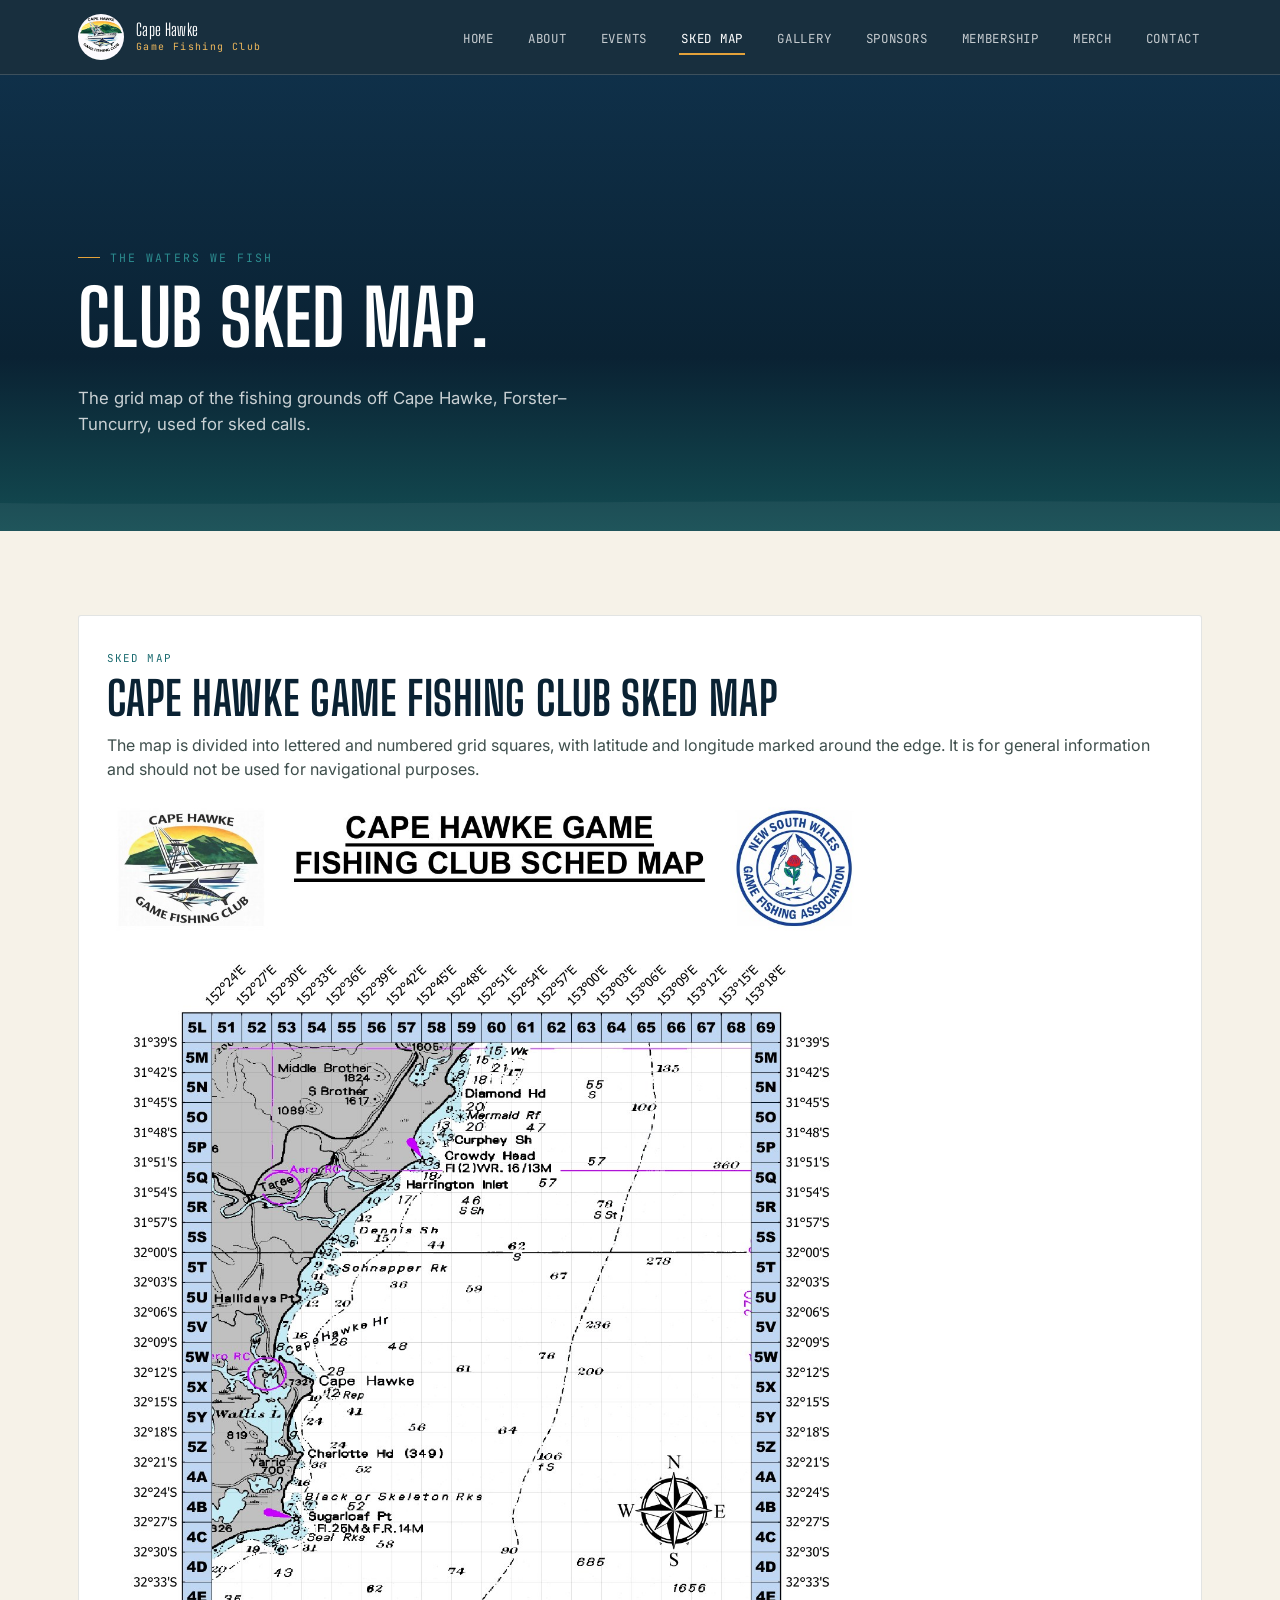
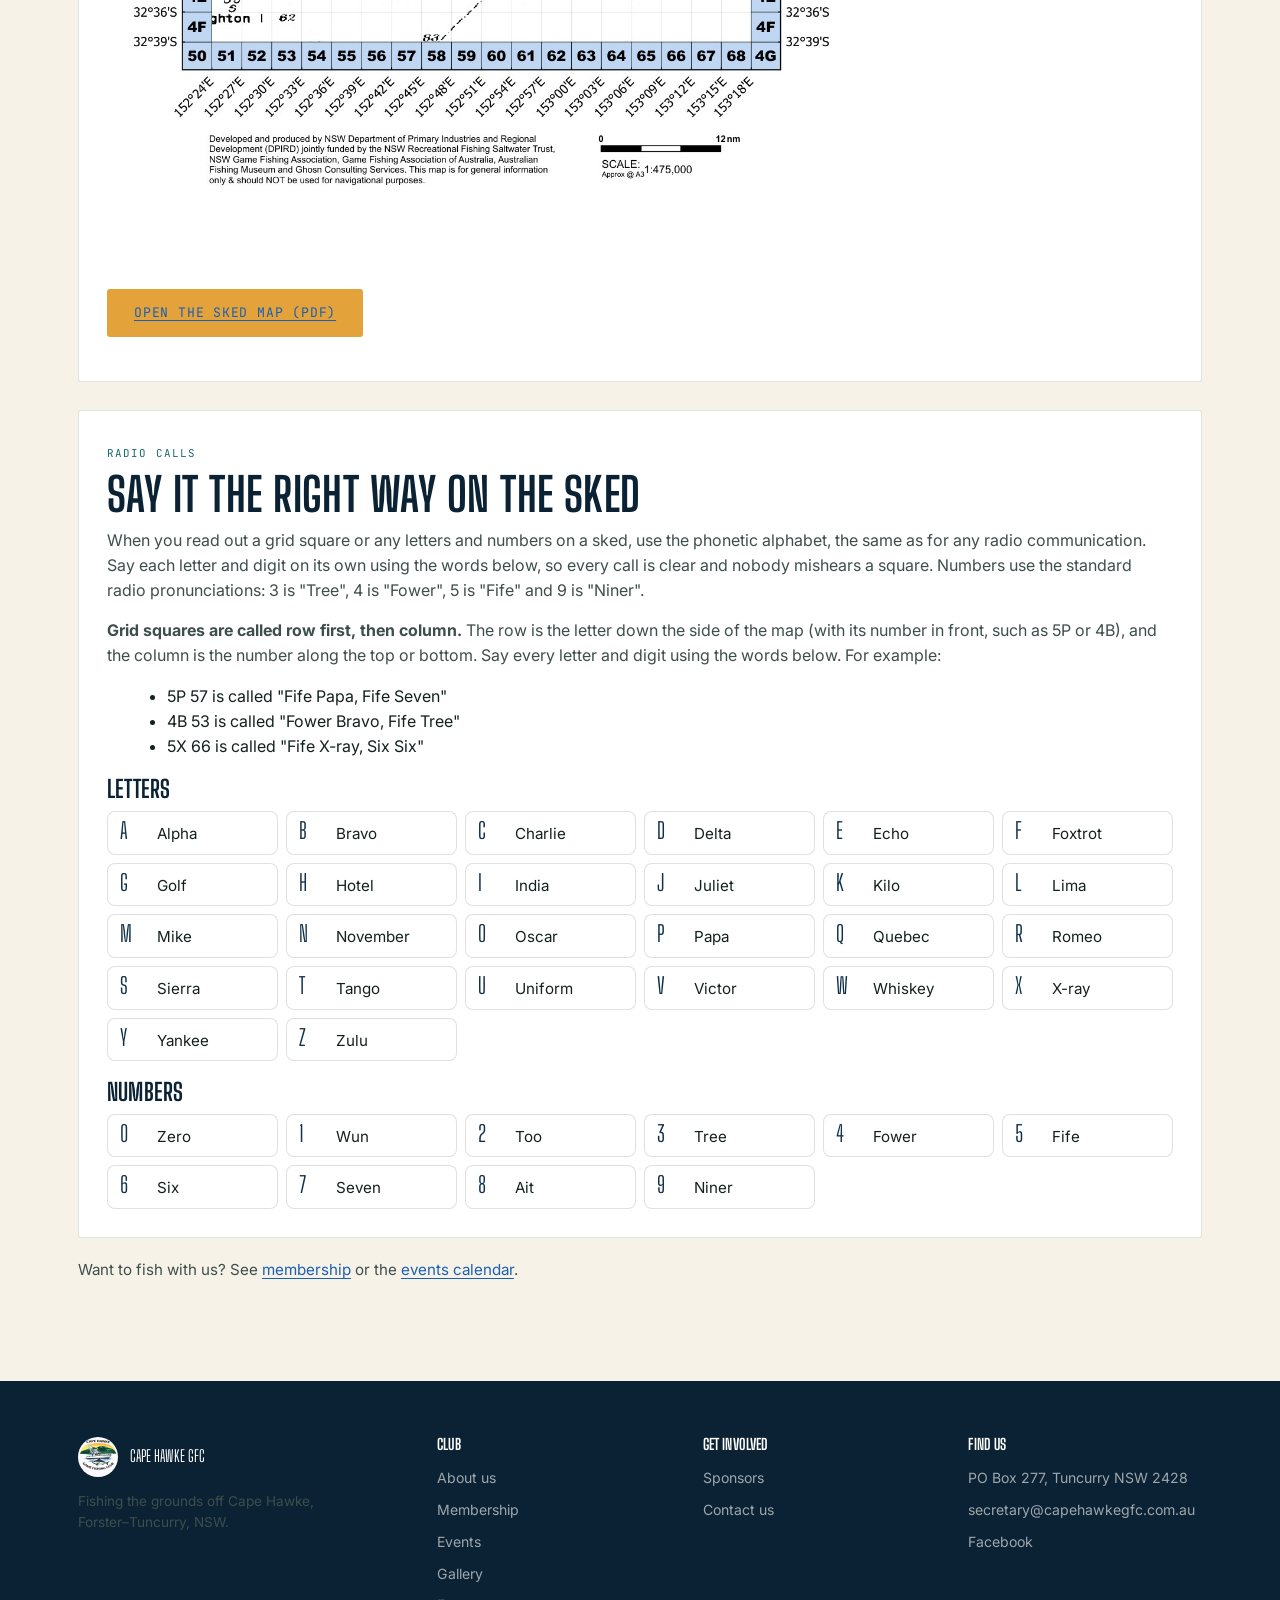
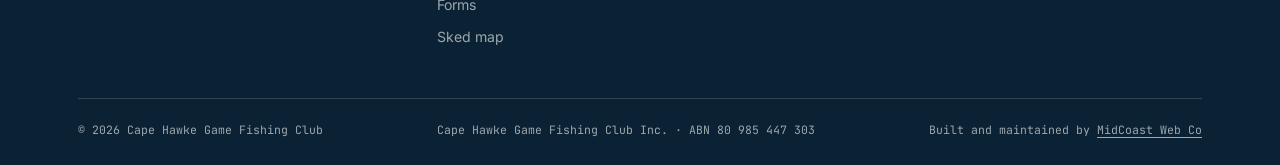
<file: sked.html>
<!DOCTYPE html>
<html lang="en">
<head>
<meta charset="UTF-8">
<meta name="viewport" content="width=device-width, initial-scale=1.0">
<title>Sked Map | Cape Hawke Game Fishing Club, Forster–Tuncurry</title>
<meta name="description" content="Club sked map of the fishing grounds off Cape Hawke, Forster–Tuncurry, with lettered and numbered grid squares for sked calls.">
<link rel="canonical" href="https://capehawkegfc.com.au/sked.html">
<meta property="og:type" content="website">
<meta property="og:site_name" content="Cape Hawke Game Fishing Club">
<meta property="og:title" content="Sked Map | Cape Hawke Game Fishing Club, Forster–Tuncurry">
<meta property="og:description" content="Club sked map of the fishing grounds off Cape Hawke, Forster–Tuncurry, with lettered and numbered grid squares for sked calls.">
<meta property="og:url" content="https://capehawkegfc.com.au/sked.html">
<meta property="og:image" content="https://capehawkegfc.com.au/assets/logo.jpg">

<link rel="preconnect" href="https://fonts.googleapis.com">
<link href="https://fonts.googleapis.com/css2?family=Big+Shoulders+Display:wght@600;700;800&family=Inter:wght@400;500;600&family=JetBrains+Mono:wght@400;500&display=swap" rel="stylesheet">
<link rel="stylesheet" href="css/styles.css?v=20261113">
</head>
<body>

<header class="site-header">
  <nav class="nav">
    <a class="brand" href="index.html">
      <img src="assets/logo.jpg" alt="Cape Hawke Game Fishing Club logo">
      <span class="brand-text">
        <span class="name">Cape Hawke</span>
        <span class="sub">Game Fishing Club</span>
      </span>
    </a>
    <button class="nav-toggle" aria-label="Toggle menu" aria-expanded="false">☰ Menu</button>
    <ul class="nav-links">
      <li><a href="index.html">Home</a></li>
      <li><a href="about.html">About</a></li>
      <li><a href="events.html">Events</a></li><li><a href="sked.html" aria-current="page">Sked Map</a></li>
      <li><a href="gallery.html">Gallery</a></li>
      <li><a href="sponsors.html">Sponsors</a></li>
      <li><a href="membership.html">Membership</a></li>
      <li><a href="shop.html">Merch</a></li><li><a href="contact.html">Contact</a></li>
    </ul>
  </nav>
</header>

<main>
<section class="hero" style="padding-bottom: 0;">
  <div class="hero-inner" style="padding-bottom: 60px;">
    <div class="eyebrow">The waters we fish</div>
    <h1 style="max-width: 16ch;">Club sked map.</h1>
    <p class="lede">The grid map of the fishing grounds off Cape Hawke, Forster–Tuncurry, used for sked calls.</p>
  </div>
  <svg class="tideline" viewBox="0 0 1440 64" preserveAspectRatio="none" style="position:absolute; bottom:0; left:0;">
    <path data-base="M0,32 C 300,32 900,32 1440,32 L1440,64 L0,64 Z" fill="rgba(255,255,255,0.05)"></path>
  </svg>
</section>

<section class="section-sand">
  <div class="container">
    <div class="card">
      <span class="tag">Sked map</span>
      <h2 style="margin-bottom:12px;">Cape Hawke Game Fishing Club sked map</h2>
      <p>The map is divided into lettered and numbered grid squares, with latitude and longitude marked around the edge. It is for general information and should not be used for navigational purposes.</p>
      <p><a href="assets/CapeHawke_Sked_Map_v5.pdf" target="_blank" rel="noopener"><img src="assets/sked-map-v5.jpg" width="1287" height="1820" alt="Cape Hawke Game Fishing Club sked map of the fishing grounds, with lettered and numbered grid squares and coordinates" style="width:100%; max-width:760px; height:auto; border-radius:8px; display:block; margin:8px 0 16px; background:#fff;"></a></p>
      <p><a class="btn btn-gold" href="assets/CapeHawke_Sked_Map_v5.pdf" target="_blank" rel="noopener">Open the sked map (PDF)</a></p>
    </div>

    <div class="card" style="margin-top:28px;">
      <span class="tag">Radio calls</span>
      <h2 style="margin-bottom:12px;">Say it the right way on the sked</h2>
      <p>When you read out a grid square or any letters and numbers on a sked, use the phonetic alphabet, the same as for any radio communication. Say each letter and digit on its own using the words below, so every call is clear and nobody mishears a square. Numbers use the standard radio pronunciations: 3 is "Tree", 4 is "Fower", 5 is "Fife" and 9 is "Niner".</p>
      <p><strong>Grid squares are called row first, then column.</strong> The row is the letter down the side of the map (with its number in front, such as 5P or 4B), and the column is the number along the top or bottom. Say every letter and digit using the words below. For example:</p>
      <ul style="margin:0 0 8px 20px;">
        <li>5P 57 is called "Fife Papa, Fife Seven"</li>
        <li>4B 53 is called "Fower Bravo, Fife Tree"</li>
        <li>5X 66 is called "Fife X-ray, Six Six"</li>
      </ul>
      <h3 style="margin:20px 0 10px;">Letters</h3>
      <div class="ph-grid">
        <div class="ph-item"><span class="ph-k">A</span><span class="ph-w">Alpha</span></div>
        <div class="ph-item"><span class="ph-k">B</span><span class="ph-w">Bravo</span></div>
        <div class="ph-item"><span class="ph-k">C</span><span class="ph-w">Charlie</span></div>
        <div class="ph-item"><span class="ph-k">D</span><span class="ph-w">Delta</span></div>
        <div class="ph-item"><span class="ph-k">E</span><span class="ph-w">Echo</span></div>
        <div class="ph-item"><span class="ph-k">F</span><span class="ph-w">Foxtrot</span></div>
        <div class="ph-item"><span class="ph-k">G</span><span class="ph-w">Golf</span></div>
        <div class="ph-item"><span class="ph-k">H</span><span class="ph-w">Hotel</span></div>
        <div class="ph-item"><span class="ph-k">I</span><span class="ph-w">India</span></div>
        <div class="ph-item"><span class="ph-k">J</span><span class="ph-w">Juliet</span></div>
        <div class="ph-item"><span class="ph-k">K</span><span class="ph-w">Kilo</span></div>
        <div class="ph-item"><span class="ph-k">L</span><span class="ph-w">Lima</span></div>
        <div class="ph-item"><span class="ph-k">M</span><span class="ph-w">Mike</span></div>
        <div class="ph-item"><span class="ph-k">N</span><span class="ph-w">November</span></div>
        <div class="ph-item"><span class="ph-k">O</span><span class="ph-w">Oscar</span></div>
        <div class="ph-item"><span class="ph-k">P</span><span class="ph-w">Papa</span></div>
        <div class="ph-item"><span class="ph-k">Q</span><span class="ph-w">Quebec</span></div>
        <div class="ph-item"><span class="ph-k">R</span><span class="ph-w">Romeo</span></div>
        <div class="ph-item"><span class="ph-k">S</span><span class="ph-w">Sierra</span></div>
        <div class="ph-item"><span class="ph-k">T</span><span class="ph-w">Tango</span></div>
        <div class="ph-item"><span class="ph-k">U</span><span class="ph-w">Uniform</span></div>
        <div class="ph-item"><span class="ph-k">V</span><span class="ph-w">Victor</span></div>
        <div class="ph-item"><span class="ph-k">W</span><span class="ph-w">Whiskey</span></div>
        <div class="ph-item"><span class="ph-k">X</span><span class="ph-w">X-ray</span></div>
        <div class="ph-item"><span class="ph-k">Y</span><span class="ph-w">Yankee</span></div>
        <div class="ph-item"><span class="ph-k">Z</span><span class="ph-w">Zulu</span></div>
      </div>
      <h3 style="margin:20px 0 10px;">Numbers</h3>
      <div class="ph-grid">
        <div class="ph-item"><span class="ph-k">0</span><span class="ph-w">Zero</span></div>
        <div class="ph-item"><span class="ph-k">1</span><span class="ph-w">Wun</span></div>
        <div class="ph-item"><span class="ph-k">2</span><span class="ph-w">Too</span></div>
        <div class="ph-item"><span class="ph-k">3</span><span class="ph-w">Tree</span></div>
        <div class="ph-item"><span class="ph-k">4</span><span class="ph-w">Fower</span></div>
        <div class="ph-item"><span class="ph-k">5</span><span class="ph-w">Fife</span></div>
        <div class="ph-item"><span class="ph-k">6</span><span class="ph-w">Six</span></div>
        <div class="ph-item"><span class="ph-k">7</span><span class="ph-w">Seven</span></div>
        <div class="ph-item"><span class="ph-k">8</span><span class="ph-w">Ait</span></div>
        <div class="ph-item"><span class="ph-k">9</span><span class="ph-w">Niner</span></div>
      </div>
    </div>
    <p class="g-note" style="margin-top:20px;">Want to fish with us? See <a href="membership.html">membership</a> or the <a href="events.html">events calendar</a>.</p>
  </div>
</section>
</main>

<footer class="site-footer">
  <div class="container">
    <div class="footer-grid">
      <div>
        <div class="footer-brand">
          <img src="assets/logo.jpg" alt="Cape Hawke Game Fishing Club logo">
          <span style="color:var(--white); font-family:var(--font-display); text-transform:uppercase;">Cape Hawke GFC</span>
        </div>
        <p style="max-width:32ch; font-size:0.85rem;">Fishing the grounds off Cape Hawke, Forster–Tuncurry, NSW.</p>
      </div>
      <div>
        <h4>Club</h4>
        <ul>
          <li><a href="about.html">About us</a></li>
          <li><a href="membership.html">Membership</a></li>
          <li><a href="events.html">Events</a></li><li><a href="gallery.html">Gallery</a></li><li><a href="forms.html">Forms</a></li><li><a href="sked.html">Sked map</a></li>
        </ul>
      </div>
      <div>
        <h4>Get involved</h4>
        <ul>
          <li><a href="sponsors.html">Sponsors</a></li>
          <li><a href="contact.html">Contact us</a></li>
        </ul>
      </div>
      <div>
        <h4>Find us</h4><ul><li>PO Box 277, Tuncurry NSW 2428</li><li><a href="mailto:secretary@capehawkegfc.com.au">secretary@capehawkegfc.com.au</a></li><li><a href="https://www.facebook.com/profile.php?id=61580954534318" target="_blank" rel="noopener">Facebook</a></li></ul>
      </div>
    </div>
    <div class="footer-bottom">
      <span>© <span data-current-year></span> Cape Hawke Game Fishing Club</span>
      <span>Cape Hawke Game Fishing Club Inc. · ABN 80 985 447 303</span><span>Built and maintained by <a href="https://midcoastweb.com.au" target="_blank" rel="noopener">MidCoast Web Co</a></span>
    </div>
  </div>
</footer>
<script src="js/main.js?v=20261017"></script>
</body>
</html>
</file>
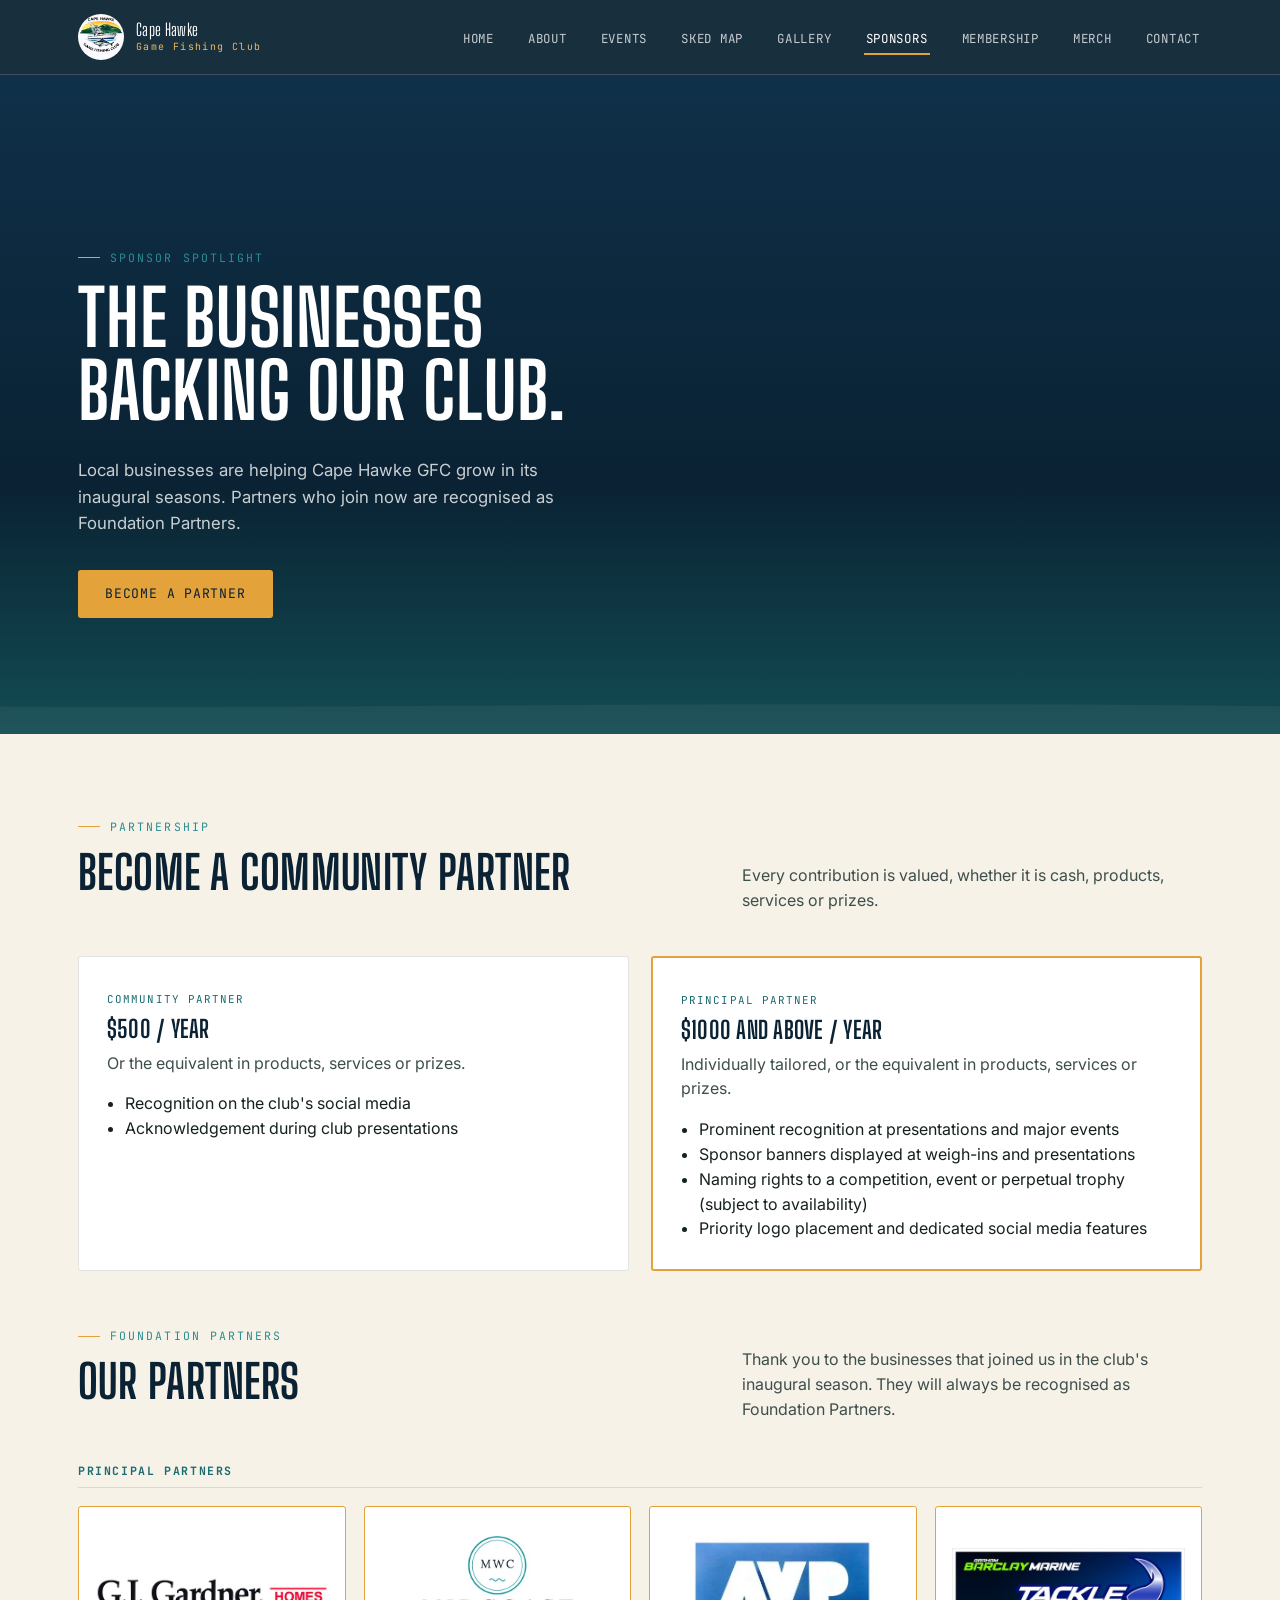
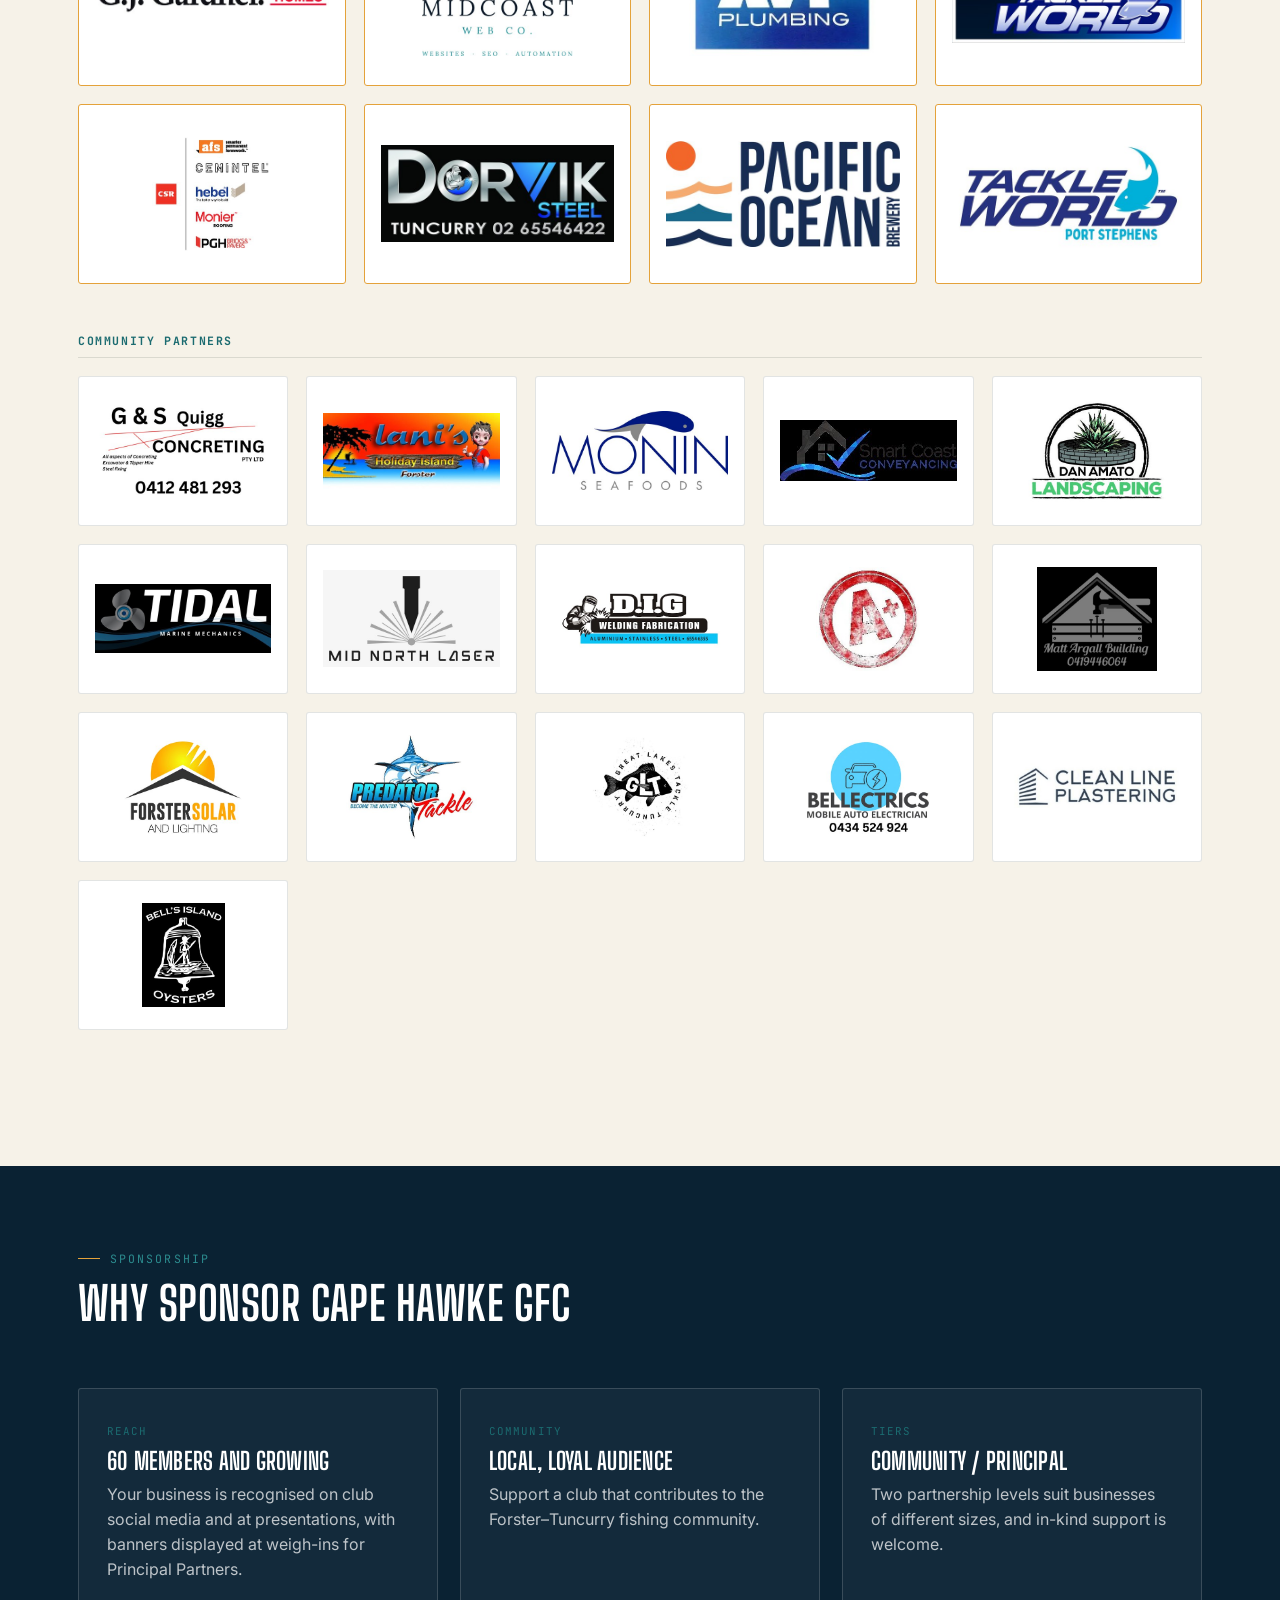
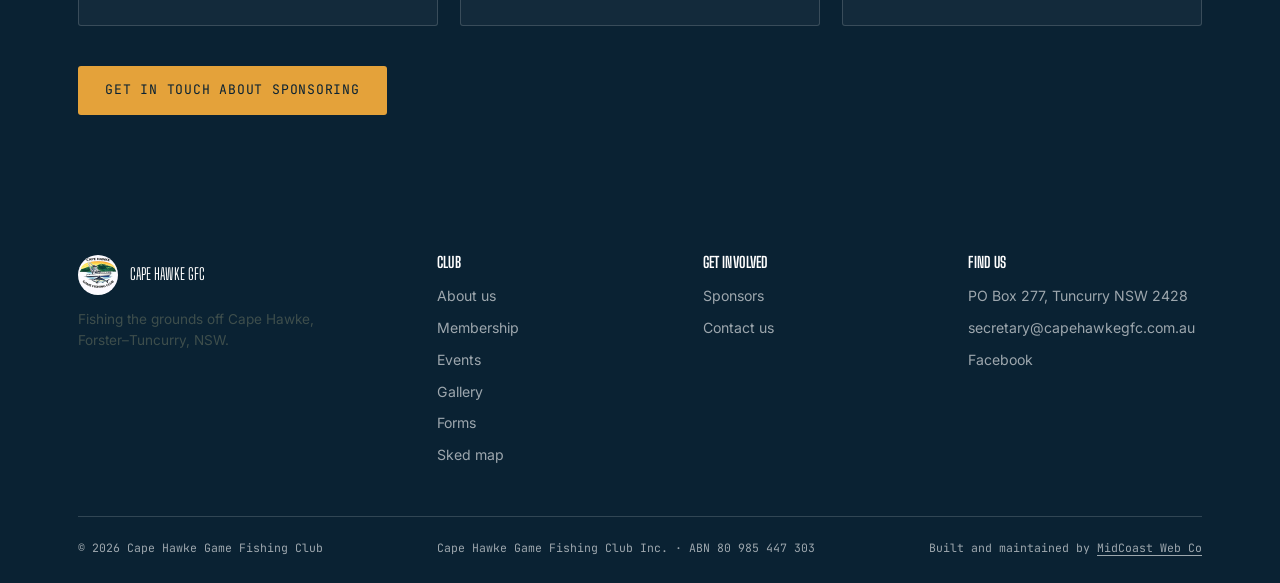
<file: sponsors.html>
<!DOCTYPE html>
<html lang="en">
<head>
<meta charset="UTF-8">
<meta name="viewport" content="width=device-width, initial-scale=1.0">
<title>Sponsors | Cape Hawke Game Fishing Club, Forster–Tuncurry</title>
<meta name="description" content="The local businesses backing Cape Hawke Game Fishing Club, and how your business can become a Principal or Community Partner.">
<link rel="canonical" href="https://capehawkegfc.com.au/sponsors.html">
<meta property="og:type" content="website">
<meta property="og:site_name" content="Cape Hawke Game Fishing Club">
<meta property="og:title" content="Sponsors | Cape Hawke Game Fishing Club, Forster–Tuncurry">
<meta property="og:description" content="The local businesses backing Cape Hawke Game Fishing Club, and how your business can become a Principal or Community Partner.">
<meta property="og:url" content="https://capehawkegfc.com.au/sponsors.html">
<meta property="og:image" content="https://capehawkegfc.com.au/assets/logo.jpg">

<link rel="preconnect" href="https://fonts.googleapis.com">
<link href="https://fonts.googleapis.com/css2?family=Big+Shoulders+Display:wght@600;700;800&family=Inter:wght@400;500;600&family=JetBrains+Mono:wght@400;500&display=swap" rel="stylesheet">
<link rel="stylesheet" href="css/styles.css?v=20261113">
</head>
<body>

<header class="site-header">
  <nav class="nav">
    <a class="brand" href="index.html">
      <img src="assets/logo.jpg" alt="Cape Hawke Game Fishing Club logo">
      <span class="brand-text">
        <span class="name">Cape Hawke</span>
        <span class="sub">Game Fishing Club</span>
      </span>
    </a>
    <button class="nav-toggle" aria-label="Toggle menu" aria-expanded="false">☰ Menu</button>
    <ul class="nav-links">
      <li><a href="index.html">Home</a></li>
      <li><a href="about.html">About</a></li>
      <li><a href="events.html">Events</a></li><li><a href="sked.html">Sked Map</a></li><li><a href="gallery.html">Gallery</a></li>
      <li><a href="sponsors.html" aria-current="page">Sponsors</a></li>
      <li><a href="membership.html">Membership</a></li>
      <li><a href="shop.html">Merch</a></li><li><a href="contact.html">Contact</a></li>
    </ul>
  </nav>
</header>

<section class="hero" style="padding-bottom: 0;">
  <div class="hero-inner" style="padding-bottom: 60px;">
    <div class="eyebrow">Sponsor spotlight</div>
    <h1 style="max-width: 16ch;">The businesses backing our club.</h1>
    <p class="lede">Local businesses are helping Cape Hawke GFC grow in its inaugural seasons. Partners who join now are recognised as Foundation Partners.</p>
    <div class="hero-actions">
      <a class="btn btn-gold" href="contact.html">Become a partner</a>
    </div>
  </div>
  <svg class="tideline" viewBox="0 0 1440 64" preserveAspectRatio="none" style="position:absolute; bottom:0; left:0;">
    <path data-base="M0,32 C 300,32 900,32 1440,32 L1440,64 L0,64 Z" fill="rgba(255,255,255,0.05)"></path>
  </svg>
</section>

<section class="section-sand">
  <div class="container">

    <div class="section-head">
      <div>
        <div class="eyebrow">Partnership</div>
        <h2>Become a Community Partner</h2>
      </div>
      <p>Every contribution is valued, whether it is cash, products, services or prizes.</p>
    </div>
    <div class="grid-2">
      <div class="card">
        <span class="tag">Community Partner</span>
        <h3>$500 / year</h3>
        <p>Or the equivalent in products, services or prizes.</p>
        <ul style="padding-left:18px;margin:0;">
          <li>Recognition on the club's social media</li>
          <li>Acknowledgement during club presentations</li>
        </ul>
      </div>
      <div class="card" style="border-color: var(--gold); border-width: 2px;">
        <span class="tag">Principal Partner</span>
        <h3>$1000 and above / year</h3>
        <p>Individually tailored, or the equivalent in products, services or prizes.</p>
        <ul style="padding-left:18px;margin:0;">
          <li>Prominent recognition at presentations and major events</li>
          <li>Sponsor banners displayed at weigh-ins and presentations</li>
          <li>Naming rights to a competition, event or perpetual trophy (subject to availability)</li>
          <li>Priority logo placement and dedicated social media features</li>
        </ul>
      </div>
    </div>
    <div class="section-head" style="margin-top:56px;">
      <div>
        <div class="eyebrow">Foundation Partners</div>
        <h2>Our partners</h2>
      </div>
      <p>Thank you to the businesses that joined us in the club's inaugural season. They will always be recognised as Foundation Partners.</p>
    </div>

    <h3 class="sponsor-tier-label">Principal Partners</h3>
    <div class="sponsor-grid tier-gold" id="principal-partners">
        <div class="sponsor-tile"><a href="https://www.gjgardner.com.au/" target="_blank" rel="noopener noreferrer" aria-label="G.J. Gardner Homes (opens in a new tab)"><img src="assets/sponsors/gj-gardner-homes.jpg" alt="G.J. Gardner Homes"></a></div>
        <div class="sponsor-tile"><a href="https://midcoastweb.com.au/" target="_blank" rel="noopener noreferrer" aria-label="MidCoast Web Co (opens in a new tab)"><img src="assets/sponsors/midcoast-web-co.jpg" alt="MidCoast Web Co"></a></div>
        <div class="sponsor-tile"><a href="https://www.avpplumbing.com.au/" target="_blank" rel="noopener noreferrer" aria-label="AVP Plumbing (opens in a new tab)"><img src="assets/sponsors/avp-plumbing.jpg" alt="AVP Plumbing"></a></div>
        <div class="sponsor-tile"><a href="https://tackleworld.com.au/pages/store/barclays-tackle-world-forster" target="_blank" rel="noopener noreferrer" aria-label="Barclay's Tackleworld Forster (opens in a new tab)"><img src="assets/sponsors/barclays-tackleworld-forster.jpg" alt="Barclay's Tackleworld Forster"></a></div>
        <div class="sponsor-tile"><a href="https://www.csr.com.au/" target="_blank" rel="noopener noreferrer" aria-label="CSR PGH (opens in a new tab)"><img src="assets/sponsors/csr-pgh.jpg" alt="CSR PGH"></a></div>
        <div class="sponsor-tile"><a href="https://www.dorvik.com.au/" target="_blank" rel="noopener noreferrer" aria-label="Dorvik Steel (opens in a new tab)"><img src="assets/sponsors/dorvik-steel.jpg" alt="Dorvik Steel"></a></div>
        <div class="sponsor-tile"><a href="https://pacificoceanbrewing.com/" target="_blank" rel="noopener noreferrer" aria-label="Pacific Ocean Brewery (opens in a new tab)"><img src="assets/sponsors/pacific-ocean-brewery.jpg" alt="Pacific Ocean Brewery"></a></div>
        <div class="sponsor-tile"><a href="https://www.tackleworld.com.au/store/tackle-world-port-stephens/" target="_blank" rel="noopener noreferrer" aria-label="Tackleworld Port Stephens (opens in a new tab)"><img src="assets/sponsors/tackleworld-port-stephens.jpg" alt="Tackleworld Port Stephens"></a></div>
</div>

    <h3 class="sponsor-tier-label">Community Partners</h3>
    <div class="sponsor-grid" id="community-partners">
        <div class="sponsor-tile"><a href="https://www.aplusconcreting.com.au/" target="_blank" rel="noopener noreferrer" aria-label="A+ Concreting (opens in a new tab)"><img src="assets/sponsors/a-plus-concreting.jpg" alt="A+ Concreting"></a></div>
        <div class="sponsor-tile"><a href="https://www.facebook.com/bellsislandoysters" target="_blank" rel="noopener noreferrer" aria-label="Bell's Island Oysters (opens in a new tab)"><img src="assets/sponsors/bells-island-oysters.jpg" alt="Bell's Island Oysters"></a></div>
        <div class="sponsor-tile"><a href="https://www.facebook.com/bellectrics/" target="_blank" rel="noopener noreferrer" aria-label="Bellectrics (opens in a new tab)"><img src="assets/sponsors/bellectrics.jpg" alt="Bellectrics"></a></div>
        <div class="sponsor-tile"><a href="https://www.facebook.com/profile.php?id=61577202980357" target="_blank" rel="noopener noreferrer" aria-label="Clean Line Plastering (opens in a new tab)"><img src="assets/sponsors/clean-line-plastering.jpg" alt="Clean Line Plastering"></a></div>
        <div class="sponsor-tile"><a href="https://digwelding.com/" target="_blank" rel="noopener noreferrer" aria-label="D.I.G Welding Fabrication (opens in a new tab)"><img src="assets/sponsors/dig-welding-fabrication.jpg" alt="D.I.G Welding Fabrication"></a></div>
        <div class="sponsor-tile"><a href="https://danamatolandscapes.com.au/" target="_blank" rel="noopener noreferrer" aria-label="Dan Amato Landscaping (opens in a new tab)"><img src="assets/sponsors/dan-amato-landscaping.jpg" alt="Dan Amato Landscaping"></a></div>
        <div class="sponsor-tile"><a href="https://www.forstersolarandlighting.com.au/" target="_blank" rel="noopener noreferrer" aria-label="Forster Solar &amp; Lighting (opens in a new tab)"><img src="assets/sponsors/forster-solar-lighting.jpg" alt="Forster Solar &amp; Lighting"></a></div>
        <div class="sponsor-tile"><img src="assets/sponsors/gs-quigg-concreting.jpg" alt="G&amp;S Quigg Concreting"></div>
        <div class="sponsor-tile"><a href="https://www.facebook.com/greatlakestackletuncurry/" target="_blank" rel="noopener noreferrer" aria-label="Great Lakes Tackle (opens in a new tab)"><img src="assets/sponsors/great-lakes-tackle.jpg" alt="Great Lakes Tackle"></a></div>
        <div class="sponsor-tile"><a href="https://www.lanis.com.au/" target="_blank" rel="noopener noreferrer" aria-label="Lani's Caravan Park (opens in a new tab)"><img src="assets/sponsors/lanis-caravan-park.jpg" alt="Lani's Caravan Park"></a></div>
        <div class="sponsor-tile"><img src="assets/sponsors/matt-argall-building.jpg" alt="Matt Argall Building"></div>
        <div class="sponsor-tile"><a href="https://www.facebook.com/profile.php?id=61566464912016" target="_blank" rel="noopener noreferrer" aria-label="Mid North Laser (opens in a new tab)"><img src="assets/sponsors/mid-north-laser.jpg" alt="Mid North Laser"></a></div>
        <div class="sponsor-tile"><a href="https://www.moninseafoods.com.au/" target="_blank" rel="noopener noreferrer" aria-label="Monin Seafoods (opens in a new tab)"><img src="assets/sponsors/monin-seafoods.jpg" alt="Monin Seafoods"></a></div>
        <div class="sponsor-tile"><a href="https://predatortackle.com.au/" target="_blank" rel="noopener noreferrer" aria-label="Predator Tackle (opens in a new tab)"><img src="assets/sponsors/predator-tackle.jpg" alt="Predator Tackle"></a></div>
        <div class="sponsor-tile"><a href="https://www.smartcoast.com.au/" target="_blank" rel="noopener noreferrer" aria-label="Smart Coast Conveyancing (opens in a new tab)"><img src="assets/sponsors/smart-coast-conveyancing.jpg" alt="Smart Coast Conveyancing"></a></div>
        <div class="sponsor-tile"><a href="https://www.facebook.com/tidalmarinemechanics" target="_blank" rel="noopener noreferrer" aria-label="Tidal Marine Mechanics (opens in a new tab)"><img src="assets/sponsors/tidal-marine-mechanics.jpg" alt="Tidal Marine Mechanics"></a></div>
    </div>

  </div>
</section>

<section class="section-navy">
  <div class="container">
    <div class="section-head">
      <div>
        <div class="eyebrow">Sponsorship</div>
        <h2>Why sponsor Cape Hawke GFC</h2>
      </div>
    </div>
    <div class="grid-3">
      <div class="card" style="background:rgba(255,255,255,0.04); border-color:var(--line-on-dark);">
        <span class="tag">Reach</span>
        <h3 style="color:var(--white);">60 members and growing</h3>
        <p>Your business is recognised on club social media and at presentations, with banners displayed at weigh-ins for Principal Partners.</p>
      </div>
      <div class="card" style="background:rgba(255,255,255,0.04); border-color:var(--line-on-dark);">
        <span class="tag">Community</span>
        <h3 style="color:var(--white);">Local, loyal audience</h3>
        <p>Support a club that contributes to the Forster–Tuncurry fishing community.</p>
      </div>
      <div class="card" style="background:rgba(255,255,255,0.04); border-color:var(--line-on-dark);">
        <span class="tag">Tiers</span>
        <h3 style="color:var(--white);">Community / Principal</h3>
        <p>Two partnership levels suit businesses of different sizes, and in-kind support is welcome.</p>
      </div>
    </div>
    <div style="margin-top: 40px;">
      <a class="btn btn-gold" href="contact.html">Get in touch about sponsoring</a>
    </div>
  </div>
</section>

<footer class="site-footer">
  <div class="container">
    <div class="footer-grid">
      <div>
        <div class="footer-brand">
          <img src="assets/logo.jpg" alt="Cape Hawke Game Fishing Club logo">
          <span style="color:var(--white); font-family:var(--font-display); text-transform:uppercase;">Cape Hawke GFC</span>
        </div>
        <p style="max-width:32ch; font-size:0.85rem;">Fishing the grounds off Cape Hawke, Forster–Tuncurry, NSW.</p>
      </div>
      <div>
        <h4>Club</h4>
        <ul>
          <li><a href="about.html">About us</a></li>
          <li><a href="membership.html">Membership</a></li>
          <li><a href="events.html">Events</a></li><li><a href="gallery.html">Gallery</a></li><li><a href="forms.html">Forms</a></li><li><a href="sked.html">Sked map</a></li>
        </ul>
      </div>
      <div>
        <h4>Get involved</h4>
        <ul>
          <li><a href="sponsors.html">Sponsors</a></li>
          <li><a href="contact.html">Contact us</a></li>
        </ul>
      </div>
      <div>
        <h4>Find us</h4><ul><li>PO Box 277, Tuncurry NSW 2428</li><li><a href="mailto:secretary@capehawkegfc.com.au">secretary@capehawkegfc.com.au</a></li><li><a href="https://www.facebook.com/profile.php?id=61580954534318" target="_blank" rel="noopener">Facebook</a></li></ul>
      </div>
    </div>
    <div class="footer-bottom">
      <span>© <span data-current-year></span> Cape Hawke Game Fishing Club</span>
      <span>Cape Hawke Game Fishing Club Inc. · ABN 80 985 447 303</span><span>Built and maintained by <a href="https://midcoastweb.com.au" target="_blank" rel="noopener">MidCoast Web Co</a></span>
    </div>
  </div>
</footer>
<script src="js/main.js?v=20261017"></script>
</body>
</html>
</file>
<file: css/styles.css>
/* ==========================================================================
   Cape Hawke Game Fishing Club — Design Tokens
   Palette pulled from the club burgee: deep offshore navy, headland teal,
   sunset gold, sand. Display type is a condensed flag-signal face; body is
   a quiet workhorse sans; a mono face carries tournament/weigh-in data.
   ========================================================================== */

:root {
  --navy-deep:   #0A2233;
  --navy:        #0F3049;
  --teal-deep:   #134C52;
  --teal:        #1B6B70;
  --teal-bright: #2C8C8F;
  --gold:        #E4A23A;
  --gold-bright: #F0B95C;
  --sand:        #F6F2E8;
  --sand-dim:    #EEE7D6;
  --ink:         #14211F;
  --ink-soft:    #3E4E4C;
  --white:       #FFFFFF;
  --line:        rgba(20, 33, 31, 0.12);
  --line-on-dark: rgba(255, 255, 255, 0.16);

  --font-display: 'Big Shoulders Display', sans-serif;
  --font-body: 'Inter', -apple-system, BlinkMacSystemFont, sans-serif;
  --font-mono: 'JetBrains Mono', 'Courier New', monospace;

  --radius: 3px;
  --container: 1180px;
}

* { box-sizing: border-box; }
html { scroll-behavior: smooth; }

body {
  margin: 0;
  font-family: var(--font-body);
  color: var(--ink);
  background: var(--sand);
  -webkit-font-smoothing: antialiased;
  line-height: 1.55;
}

h1, h2, h3, h4 {
  font-family: var(--font-display);
  font-weight: 700;
  text-transform: uppercase;
  letter-spacing: 0.01em;
  line-height: 0.95;
  margin: 0 0 0.4em;
  color: var(--navy-deep);
}

h1 { font-size: clamp(2.6rem, 6vw, 5rem); }
h2 { font-size: clamp(1.9rem, 4vw, 2.9rem); }
h3 { font-size: clamp(1.2rem, 2.4vw, 1.5rem); }

p { margin: 0 0 1em; color: var(--ink-soft); }

a { color: inherit; text-decoration: none; }

img { max-width: 100%; display: block; }

.container {
  max-width: var(--container);
  margin: 0 auto;
  padding: 0 28px;
}

.eyebrow {
  font-family: var(--font-mono);
  font-size: 0.72rem;
  letter-spacing: 0.18em;
  text-transform: uppercase;
  color: var(--teal-bright);
  display: flex;
  align-items: center;
  gap: 10px;
  margin-bottom: 14px;
}

.eyebrow::before {
  content: '';
  width: 22px;
  height: 1px;
  background: var(--gold);
  display: inline-block;
}

/* ---------- Buttons ---------- */
.btn {
  display: inline-flex;
  align-items: center;
  gap: 8px;
  font-family: var(--font-mono);
  font-size: 0.82rem;
  letter-spacing: 0.06em;
  text-transform: uppercase;
  padding: 13px 26px;
  border-radius: var(--radius);
  border: 1px solid transparent;
  cursor: pointer;
  transition: transform 0.15s ease, background 0.2s ease, color 0.2s ease, border-color 0.2s ease;
}
.btn:hover { transform: translateY(-1px); }
.btn:focus-visible { outline: 2px solid var(--gold); outline-offset: 2px; }

.btn-gold {
  background: var(--gold);
  color: var(--navy-deep);
}
.btn-gold:hover { background: var(--gold-bright); }

.btn-outline {
  background: transparent;
  border-color: var(--line-on-dark);
  color: var(--white);
}
.btn-outline:hover { border-color: var(--gold); color: var(--gold-bright); }

.btn-outline-dark {
  background: transparent;
  border-color: var(--line);
  color: var(--navy-deep);
}
.btn-outline-dark:hover { border-color: var(--teal); color: var(--teal-deep); }

/* ---------- Header / Nav ---------- */
.site-header {
  position: sticky;
  top: 0;
  z-index: 100;
  background: rgba(10, 34, 51, 0.94);
  backdrop-filter: blur(6px);
  border-bottom: 1px solid var(--line-on-dark);
}

.nav {
  display: flex;
  align-items: center;
  justify-content: space-between;
  padding: 14px 28px;
  max-width: var(--container);
  margin: 0 auto;
}

.brand {
  display: flex;
  align-items: center;
  gap: 12px;
}
.brand img {
  height: 46px;
  width: 46px;
  border-radius: 50%;
  object-fit: cover;
  background: var(--white);
}
.brand-text {
  font-family: var(--font-display);
  color: var(--white);
  line-height: 1;
}
.brand-text .name {
  font-size: 1.05rem;
  letter-spacing: 0.02em;
  display: block;
}
.brand-text .sub {
  font-family: var(--font-mono);
  text-transform: none;
  font-size: 0.62rem;
  letter-spacing: 0.14em;
  color: var(--gold-bright);
  display: block;
  margin-top: 3px;
}

.nav-links {
  display: flex;
  gap: 30px;
  list-style: none;
  margin: 0;
  padding: 0;
}
.nav-links a {
  font-family: var(--font-mono);
  font-size: 0.78rem;
  letter-spacing: 0.06em;
  text-transform: uppercase;
  color: rgba(255,255,255,0.75);
  padding: 6px 2px;
  border-bottom: 2px solid transparent;
  transition: color 0.2s ease, border-color 0.2s ease;
}
.nav-links a:hover,
.nav-links a[aria-current="page"] {
  color: var(--white);
  border-color: var(--gold);
}

.nav-toggle {
  display: none;
  background: none;
  border: 1px solid var(--line-on-dark);
  color: var(--white);
  padding: 8px 10px;
  border-radius: var(--radius);
  cursor: pointer;
}

/* ---------- Tide line signature element ---------- */
.tideline {
  display: block;
  width: 100%;
  height: 64px;
  line-height: 0;
}
.tideline path {
  transition: d 0.6s ease;
}

.tideline-dark { background: var(--navy-deep); }
.tideline-sand { background: var(--sand); }

/* ---------- Hero ---------- */
.hero {
  position: relative;
  background: linear-gradient(180deg, var(--navy) 0%, var(--navy-deep) 62%, var(--teal-deep) 100%);
  color: var(--white);
  overflow: hidden;
}
.hero-inner {
  max-width: var(--container);
  margin: 0 auto;
  padding: 90px 28px 70px;
  position: relative;
  z-index: 2;
}
.hero h1 { color: var(--white); max-width: 11ch; }
.hero .lede {
  color: rgba(255,255,255,0.78);
  max-width: 46ch;
  font-size: 1.05rem;
  margin-bottom: 34px;
}
.hero-actions { display: flex; gap: 14px; flex-wrap: wrap; margin-bottom: 56px; }

.hero-stats {
  display: grid;
  grid-template-columns: repeat(4, 1fr);
  gap: 1px;
  background: var(--line-on-dark);
  border: 1px solid var(--line-on-dark);
  border-radius: var(--radius);
  overflow: hidden;
}
.hero-stat {
  background: rgba(10,34,51,0.55);
  padding: 18px 16px;
}
.hero-stat .num {
  font-family: var(--font-mono);
  font-size: 1.5rem;
  color: var(--gold-bright);
  display: block;
}
.hero-stat .label {
  font-family: var(--font-mono);
  font-size: 0.66rem;
  letter-spacing: 0.08em;
  text-transform: uppercase;
  color: rgba(255,255,255,0.6);
}

.hero-boat {
  position: absolute;
  right: -40px;
  bottom: -10px;
  width: 380px;
  opacity: 0.16;
  z-index: 1;
  filter: grayscale(1) brightness(2);
}

/* ---------- Sections ---------- */
section { padding: 84px 0; }
.section-sand { background: var(--sand); }
.section-white { background: var(--white); }
.section-navy { background: var(--navy-deep); color: var(--white); }
.section-navy h2, .section-navy h3 { color: var(--white); }
.section-navy p { color: rgba(255,255,255,0.72); }

.section-head {
  display: flex;
  justify-content: space-between;
  align-items: flex-end;
  gap: 24px;
  margin-bottom: 44px;
  flex-wrap: wrap;
}
.section-head p { max-width: 46ch; margin: 0; }

/* ---------- Cards / grids ---------- */
.grid-3 {
  display: grid;
  grid-template-columns: repeat(3, 1fr);
  gap: 22px;
}
.grid-4 {
  display: grid;
  grid-template-columns: repeat(4, 1fr);
  gap: 22px;
}
.grid-2 {
  display: grid;
  grid-template-columns: repeat(2, 1fr);
  gap: 22px;
}

.card {
  background: var(--white);
  border: 1px solid var(--line);
  border-radius: var(--radius);
  padding: 28px;
}
.card .tag {
  font-family: var(--font-mono);
  font-size: 0.68rem;
  letter-spacing: 0.1em;
  text-transform: uppercase;
  color: var(--teal);
  margin-bottom: 10px;
  display: inline-block;
}

/* ---------- Leaderboard (catch board) ---------- */
.catch-board {
  border: 1px solid var(--line-on-dark);
  border-radius: var(--radius);
  overflow: hidden;
}
.catch-row {
  display: grid;
  grid-template-columns: 60px 1fr 140px 120px;
  align-items: center;
  padding: 16px 20px;
  border-bottom: 1px solid var(--line-on-dark);
  font-family: var(--font-mono);
  font-size: 0.86rem;
}
.catch-row:last-child { border-bottom: none; }
.catch-row.head {
  background: rgba(255,255,255,0.04);
  font-size: 0.66rem;
  letter-spacing: 0.1em;
  text-transform: uppercase;
  color: rgba(255,255,255,0.5);
}
.catch-row .rank { color: var(--gold-bright); font-size: 1rem; }
.catch-row .angler { font-family: var(--font-body); color: var(--white); font-size: 0.95rem; }
.catch-row .species { color: rgba(255,255,255,0.6); }
.catch-row .weight { color: var(--gold-bright); text-align: right; }

/* ---------- Sponsor tiles ---------- */
.sponsor-tier-label {
  font-family: var(--font-mono);
  font-size: 0.72rem;
  letter-spacing: 0.14em;
  text-transform: uppercase;
  color: var(--teal);
  margin: 0 0 18px;
  padding-bottom: 10px;
  border-bottom: 1px solid var(--line);
}
.sponsor-grid {
  display: grid;
  grid-template-columns: repeat(auto-fill, minmax(200px, 1fr));
  gap: 18px;
  margin-bottom: 52px;
}
.sponsor-grid.tier-gold { grid-template-columns: repeat(auto-fit, minmax(240px, 1fr)); }
.sponsor-tile img { max-width: 100%; max-height: 104px; width: auto; height: auto; object-fit: contain; }
.sponsor-tile { position: relative; transition: box-shadow .15s ease, transform .15s ease; }
.sponsor-tile:has(a):hover { box-shadow: 0 6px 18px rgba(0,0,0,0.10); transform: translateY(-2px); }
.sponsor-tile a { display: flex; align-items: center; justify-content: center; width: 100%; min-height: 100px; color: inherit; text-decoration: none; }
.sponsor-tile a:focus-visible { outline: 3px solid var(--gold); outline-offset: 4px; border-radius: 6px; }
.tier-gold .sponsor-tile img { max-height: 120px; }
.sponsor-tile {
  background: var(--white);
  border: 1px solid var(--line);
  border-radius: var(--radius);
  padding: 22px 16px;
  display: flex;
  flex-direction: column;
  align-items: center;
  justify-content: center;
  gap: 10px;
  text-align: center;
  min-height: 150px;
}
.tier-gold .sponsor-tile { min-height: 180px; border-color: var(--gold); }
.sponsor-mark {
  width: 56px;
  height: 56px;
  border-radius: 50%;
  background: var(--sand-dim);
  border: 1px dashed var(--line);
  display: flex;
  align-items: center;
  justify-content: center;
  font-family: var(--font-mono);
  font-size: 0.7rem;
  color: var(--ink-soft);
}
.tier-gold .sponsor-mark { width: 72px; height: 72px; }
.sponsor-tile .sname {
  font-family: var(--font-display);
  text-transform: uppercase;
  font-size: 0.95rem;
  color: var(--ink);
}
.sponsor-tile .sindustry {
  font-family: var(--font-mono);
  font-size: 0.66rem;
  letter-spacing: 0.06em;
  text-transform: uppercase;
  color: var(--ink-soft);
  opacity: 0.7;
}

/* ---------- Forms ---------- */
.form-grid {
  display: grid;
  grid-template-columns: 1fr 1fr;
  gap: 18px;
}
.field { display: flex; flex-direction: column; gap: 8px; margin-bottom: 18px; }
.field.full { grid-column: 1 / -1; }
.field label {
  font-family: var(--font-mono);
  font-size: 0.7rem;
  letter-spacing: 0.08em;
  text-transform: uppercase;
  color: var(--ink-soft);
}
.field input,
.field select,
.field textarea {
  font-family: var(--font-body);
  font-size: 0.95rem;
  padding: 12px 14px;
  border: 1px solid var(--line);
  border-radius: var(--radius);
  background: var(--white);
  color: var(--ink);
}
.field textarea { resize: vertical; min-height: 120px; }
.field input:focus,
.field select:focus,
.field textarea:focus {
  outline: none;
  border-color: var(--teal);
  box-shadow: 0 0 0 3px rgba(27,107,112,0.15);
}
.form-note {
  font-family: var(--font-mono);
  font-size: 0.72rem;
  color: var(--ink-soft);
  margin-top: -6px;
}
.form-status {
  font-family: var(--font-mono);
  font-size: 0.82rem;
  padding: 12px 14px;
  border-radius: var(--radius);
  display: none;
  margin-top: 10px;
}
.form-status.show { display: block; }
.field .legend {
  font-family: var(--font-mono);
  font-size: 0.7rem;
  letter-spacing: 0.08em;
  text-transform: uppercase;
  color: var(--ink-soft);
}
.choices { display: flex; flex-wrap: wrap; gap: 10px 24px; }
.field label.choice {
  display: flex; align-items: center; gap: 8px;
  font-family: var(--font-body); font-size: 0.95rem;
  letter-spacing: 0; text-transform: none; color: var(--ink);
}
.field .choice input { width: auto; padding: 0; }
.hp { position: absolute; left: -9999px; opacity: 0; height: 0; width: 0; }
.form-status.err { background: rgba(179,38,30,0.10); color: #8a1c15; }
.form-status.ok { background: rgba(27,107,112,0.12); color: var(--teal-deep); }

/* ---------- Timeline / list rows ---------- */
.info-row {
  display: flex;
  justify-content: space-between;
  gap: 20px;
  padding: 22px 0;
  border-bottom: 1px solid var(--line);
  flex-wrap: wrap;
}
.info-row:last-child { border-bottom: none; }
.info-row .when {
  font-family: var(--font-mono);
  font-size: 0.78rem;
  color: var(--teal-deep);
  min-width: 160px;
}
.info-row .what { flex: 1; min-width: 240px; }
.info-row .what h4 { margin-bottom: 4px; font-size: 1.05rem; }
.info-row .what p { margin: 0; font-size: 0.92rem; }

/* ---------- Footer ---------- */
.site-footer {
  background: var(--navy-deep);
  color: rgba(255,255,255,0.6);
  padding: 56px 0 26px;
}
.footer-grid {
  display: grid;
  grid-template-columns: 1.4fr 1fr 1fr 1fr;
  gap: 32px;
  margin-bottom: 40px;
}
.footer-grid h4 {
  color: var(--white);
  font-size: 0.95rem;
  margin-bottom: 16px;
}
.footer-grid ul { list-style: none; padding: 0; margin: 0; }
.footer-grid li { margin-bottom: 10px; font-size: 0.88rem; }
.footer-grid a:hover { color: var(--gold-bright); }
.footer-brand { display: flex; align-items: center; gap: 12px; margin-bottom: 14px; }
.footer-brand img { height: 40px; width: 40px; border-radius: 50%; background: var(--white); }
.footer-bottom {
  border-top: 1px solid var(--line-on-dark);
  padding-top: 22px;
  display: flex;
  justify-content: space-between;
  font-family: var(--font-mono);
  font-size: 0.72rem;
  flex-wrap: wrap;
  gap: 10px;
}

/* ---------- Placeholder badge ---------- */
.placeholder-flag {
  position: fixed;
  bottom: 18px;
  right: 18px;
  background: var(--gold);
  color: var(--navy-deep);
  font-family: var(--font-mono);
  font-size: 0.68rem;
  letter-spacing: 0.06em;
  text-transform: uppercase;
  padding: 9px 14px;
  border-radius: var(--radius);
  z-index: 200;
  box-shadow: 0 6px 18px rgba(0,0,0,0.25);
}

/* ---------- Responsive ---------- */
@media (max-width: 900px) {
  .grid-3, .grid-4, .footer-grid, .sponsor-grid { grid-template-columns: repeat(2, 1fr); }
  .form-grid { grid-template-columns: 1fr; }
  .hero-stats { grid-template-columns: repeat(2, 1fr); }
}

@media (max-width: 720px) {
  .nav-links { display: none; }
  .nav-toggle { display: inline-flex; }
  .nav-links.open {
    display: flex;
    position: absolute;
    top: 74px;
    left: 0;
    right: 0;
    background: var(--navy-deep);
    flex-direction: column;
    padding: 18px 28px 26px;
    gap: 18px;
    border-bottom: 1px solid var(--line-on-dark);
  }
  .grid-3, .grid-4, .grid-2, .footer-grid, .sponsor-grid, .sponsor-grid.tier-gold { grid-template-columns: 1fr; }
  .catch-row { grid-template-columns: 40px 1fr 90px; font-size: 0.78rem; }
  .catch-row .weight { display: none; }
  .catch-row.head .weight { display: none; }
  section { padding: 56px 0; }
  .info-row .when { min-width: 100%; }
}

@media (prefers-reduced-motion: reduce) {
  html { scroll-behavior: auto; }
  .tideline path, .btn { transition: none; }
}

.footer-bottom a { color: inherit; text-decoration: underline; text-underline-offset: 3px; }
.footer-bottom a:hover { color: var(--gold); }

/* ---------- Merch shop ---------- */
.product-card { display: flex; flex-direction: column; gap: 10px; }
.product-card h3 { margin: 0; }
.product-card p { margin: 0; }
.product-price { font-family: var(--font-mono); color: var(--teal-deep); }
.product-img { width: 100%; aspect-ratio: 4 / 3; object-fit: cover; border-radius: var(--radius); }
.product-img-ph { display: flex; align-items: center; justify-content: center; background: linear-gradient(160deg, var(--navy-deep), var(--teal-deep)); color: rgba(255,255,255,0.7); font-family: var(--font-mono); letter-spacing: 0.2em; }
.product-card .field { margin-bottom: 0; }
.cart-line { display: grid; grid-template-columns: 1fr auto auto auto; gap: 16px; align-items: center; padding: 14px 0; border-bottom: 1px solid var(--line); }
.cart-name { display: flex; flex-direction: column; gap: 2px; }
.cart-name span { font-size: 0.85rem; color: var(--ink-soft); }
.cart-qty { display: flex; align-items: center; gap: 10px; }
.qty-btn { width: 32px; height: 32px; border: 1px solid var(--line); background: var(--white); border-radius: var(--radius); cursor: pointer; font-size: 1.1rem; }
.link-btn { background: none; border: 0; color: var(--teal-deep); text-decoration: underline; cursor: pointer; font: inherit; }
.cart-total { display: flex; flex-wrap: wrap; justify-content: flex-end; gap: 6px 22px; padding: 18px 0; font-family: var(--font-mono); }
#cart .btn[disabled] { opacity: 0.5; cursor: not-allowed; }
#shop-banner, #paid-msg { margin-bottom: 22px; }
@media (max-width: 720px) { .cart-line { grid-template-columns: 1fr auto; } }

.form-status[hidden] { display: none; }

/* Season calendar */
.cal-filters { display: flex; flex-wrap: wrap; gap: 8px; margin-bottom: 16px; }
.cal-chip { font: inherit; font-size: 0.8rem; padding: 6px 12px 6px 28px; border-radius: 999px; border: 1px solid var(--line, #d9d2c3); background: #fff; color: var(--navy, #0f2a3d); cursor: pointer; position: relative; text-align: left; }
.cal-chip::before { content: ''; position: absolute; left: 10px; top: 50%; width: 10px; height: 10px; margin-top: -5px; border-radius: 50%; background: var(--c, #333); }
.cal-chip[aria-pressed="false"] { opacity: 0.45; text-decoration: line-through; }
.cal-past { margin-bottom: 20px; padding-left: 14px; }
.c-meeting { --c: #c0392b; } .c-tournament { --c: #3f8f3a; } .c-points { --c: #1a1a1a; }
.c-pointsnz, .c-nz { --c: #1f4fd1; } .c-other { --c: #8b1e1e; } .c-social { --c: #d02aa8; }
.c-pointsnz { --c: #1f4fd1; }
.cal-month { background: #fff; border: 1px solid var(--line, #d9d2c3); border-radius: 12px; padding: 8px 20px 12px; margin-bottom: 16px; }
.cal-month h3 { margin: 12px 0 8px; }
.cal-row { display: grid; grid-template-columns: 110px 1fr auto; gap: 12px; align-items: baseline; padding: 10px 0 10px 14px; border-top: 1px solid var(--line, #e6e0d2); border-left: 4px solid var(--c, #333); margin-top: 6px; }
.cal-row.c-nz .cal-what strong { font-weight: 500; }
.cal-row.past { opacity: 0.5; }
.cal-day { font-family: var(--font-mono, monospace); font-size: 0.85rem; }
.cal-what strong { color: var(--c); font-weight: 600; }
.cal-what em { display: block; font-style: normal; font-size: 0.85rem; opacity: 0.75; }
.cal-time { font-family: var(--font-mono, monospace); font-size: 0.85rem; white-space: nowrap; }
@media (max-width: 560px) { .cal-row { grid-template-columns: 1fr auto; } .cal-day { grid-column: 1 / -1; } }
.cal-past { padding: 8px 16px; font-size: 0.85rem; }
.cal-past::before { display: none; }


/* Inline links to GFAA / NSW GFA / DPIRD rules */
.card p a[target="_blank"],.section-head p a[target="_blank"]{color:#1a5fb4;text-decoration:underline;text-underline-offset:3px}
.card p a[target="_blank"]:hover,.section-head p a[target="_blank"]:hover{color:#0f3f80}

/* Principal Partners strip (home page): aligned, monochrome, full-colour logos */
.pp-strip { margin-top: 44px; }
.pp-label {
  font-family: var(--font-mono); font-size: 0.7rem; letter-spacing: 0.14em; text-transform: uppercase;
  color: var(--teal); padding-bottom: 14px; border-bottom: 1px solid var(--line);
}
.pp-row {
  display: grid; grid-template-columns: repeat(4, 1fr); gap: 0;
  border-left: 1px solid var(--line);
}
.pp-logo {
  display: flex; align-items: center; justify-content: center;
  height: 112px; padding: 26px 28px;
  border-right: 1px solid var(--line); border-bottom: 1px solid var(--line);
}
.pp-logo img { display: block; max-width: 100%; max-height: 80px; width: auto; height: auto; object-fit: contain; transition: transform .2s ease; }
  display: block; width: 100%; max-width: 170px; max-height: var(--mh, 58px); aspect-ratio: var(--ar);
  background: var(--navy); opacity: 0.32; transition: opacity .2s ease;
  -webkit-mask: var(--img) center / contain no-repeat; mask: var(--img) center / contain no-repeat;
}
.pp-logo:hover img, .pp-logo:focus-visible img { transform: scale(1.04); }
@media (max-width: 860px) { .pp-row { grid-template-columns: repeat(2, 1fr); } .pp-logo { height: 96px; } }

/* Gallery */
.g-grid { column-count: 3; column-gap: 16px; }
.g-item { display: block; break-inside: avoid; margin: 0 0 16px; border: 1px solid var(--line); background: var(--white); overflow: hidden; }
.g-item img { display: block; width: 100%; height: auto; transition: transform .3s ease; }
.g-item:hover img { transform: scale(1.03); }
.g-item:focus-visible { outline: 3px solid var(--gold); outline-offset: 3px; }
.g-note { margin-top: 28px; color: var(--ink-soft, #55606b); font-size: 0.95rem; }
.g-strip { display: grid; grid-template-columns: repeat(4, 1fr); gap: 16px; }
.g-strip a { display: block; overflow: hidden; border: 1px solid var(--line); aspect-ratio: 4 / 5; }
.g-strip img { width: 100%; height: 100%; object-fit: cover; display: block; transition: transform .3s ease; }
.g-strip a:hover img { transform: scale(1.04); }
.g-lightbox { position: fixed; inset: 0; z-index: 1000; background: rgba(6,16,28,0.94); display: flex; align-items: center; justify-content: center; padding: 20px; }
.g-lightbox[hidden] { display: none; }
.g-lightbox img { max-width: 100%; max-height: 100%; object-fit: contain; }
.g-lightbox button { position: absolute; background: none; border: 0; color: #fff; font-size: 2.2rem; line-height: 1; padding: 12px 16px; cursor: pointer; }
.g-lightbox .g-close { top: 8px; right: 8px; }
.g-lightbox .g-prev { left: 4px; top: 50%; transform: translateY(-50%); }
.g-lightbox .g-next { right: 4px; top: 50%; transform: translateY(-50%); }
@media (max-width: 860px) { .g-grid { column-count: 2; column-gap: 10px; } .g-item { margin-bottom: 10px; } .g-strip { grid-template-columns: repeat(2, 1fr); gap: 10px; } }

/* Forms page */
.forms-list { display: grid; grid-template-columns: repeat(3, 1fr); gap: 20px; }
.forms-list .card p:last-child { display: flex; gap: 10px; flex-wrap: wrap; margin-top: 18px; }
.form-sub { font-size: 1.05rem; margin: 18px 0 0; padding-bottom: 8px; border-bottom: 1px solid var(--line); }
@media (max-width: 860px) { .forms-list { grid-template-columns: 1fr; } }

/* Phonetic alphabet (sked page) */
.ph-grid{display:grid;grid-template-columns:repeat(auto-fill,minmax(150px,1fr));gap:8px}
.ph-item{display:flex;align-items:baseline;gap:10px;padding:8px 12px;border:1px solid rgba(0,0,0,0.12);border-radius:8px;background:#fff}
.ph-k{font-family:var(--font-display);font-size:1.4rem;line-height:1;min-width:1.2em;color:var(--navy,#0f2f4a)}
.ph-w{font-size:0.95rem}

/* Clickable words in body text: blue and underlined so they read as links */

:is(.section-sand,.section-white) p a:not(.btn):not(.pp-logo):not(:has(img)),
:is(.section-sand,.section-white) li a:not(.btn):not(.pp-logo):not(:has(img)),
:is(.section-sand,.section-white) .lede a:not(.btn):not(:has(img)) {
  color: #1a5fb4;
  text-decoration: underline;
  text-underline-offset: 3px;
  text-decoration-thickness: 1px;
}

:is(.section-sand,.section-white) p a:not(.btn):not(.pp-logo):not(:has(img)):hover,
:is(.section-sand,.section-white) li a:not(.btn):not(.pp-logo):not(:has(img)):hover,
:is(.section-sand,.section-white) .lede a:not(.btn):not(:has(img)):hover {
  color: #0f3f80;
  text-decoration-thickness: 2px;
}
.hero p a:not(.btn):not(:has(img)), .hero .lede a:not(.btn):not(:has(img)),
.section-navy p a:not(.btn):not(:has(img)), .section-navy li a:not(.btn):not(:has(img)) {
  color: #8ec5ff;
}
.hero p a:not(.btn):not(:has(img)):hover, .hero .lede a:not(.btn):not(:has(img)):hover,
.section-navy p a:not(.btn):not(:has(img)):hover, .section-navy li a:not(.btn):not(:has(img)):hover {
  color: #c4e0ff;
}
</file>
